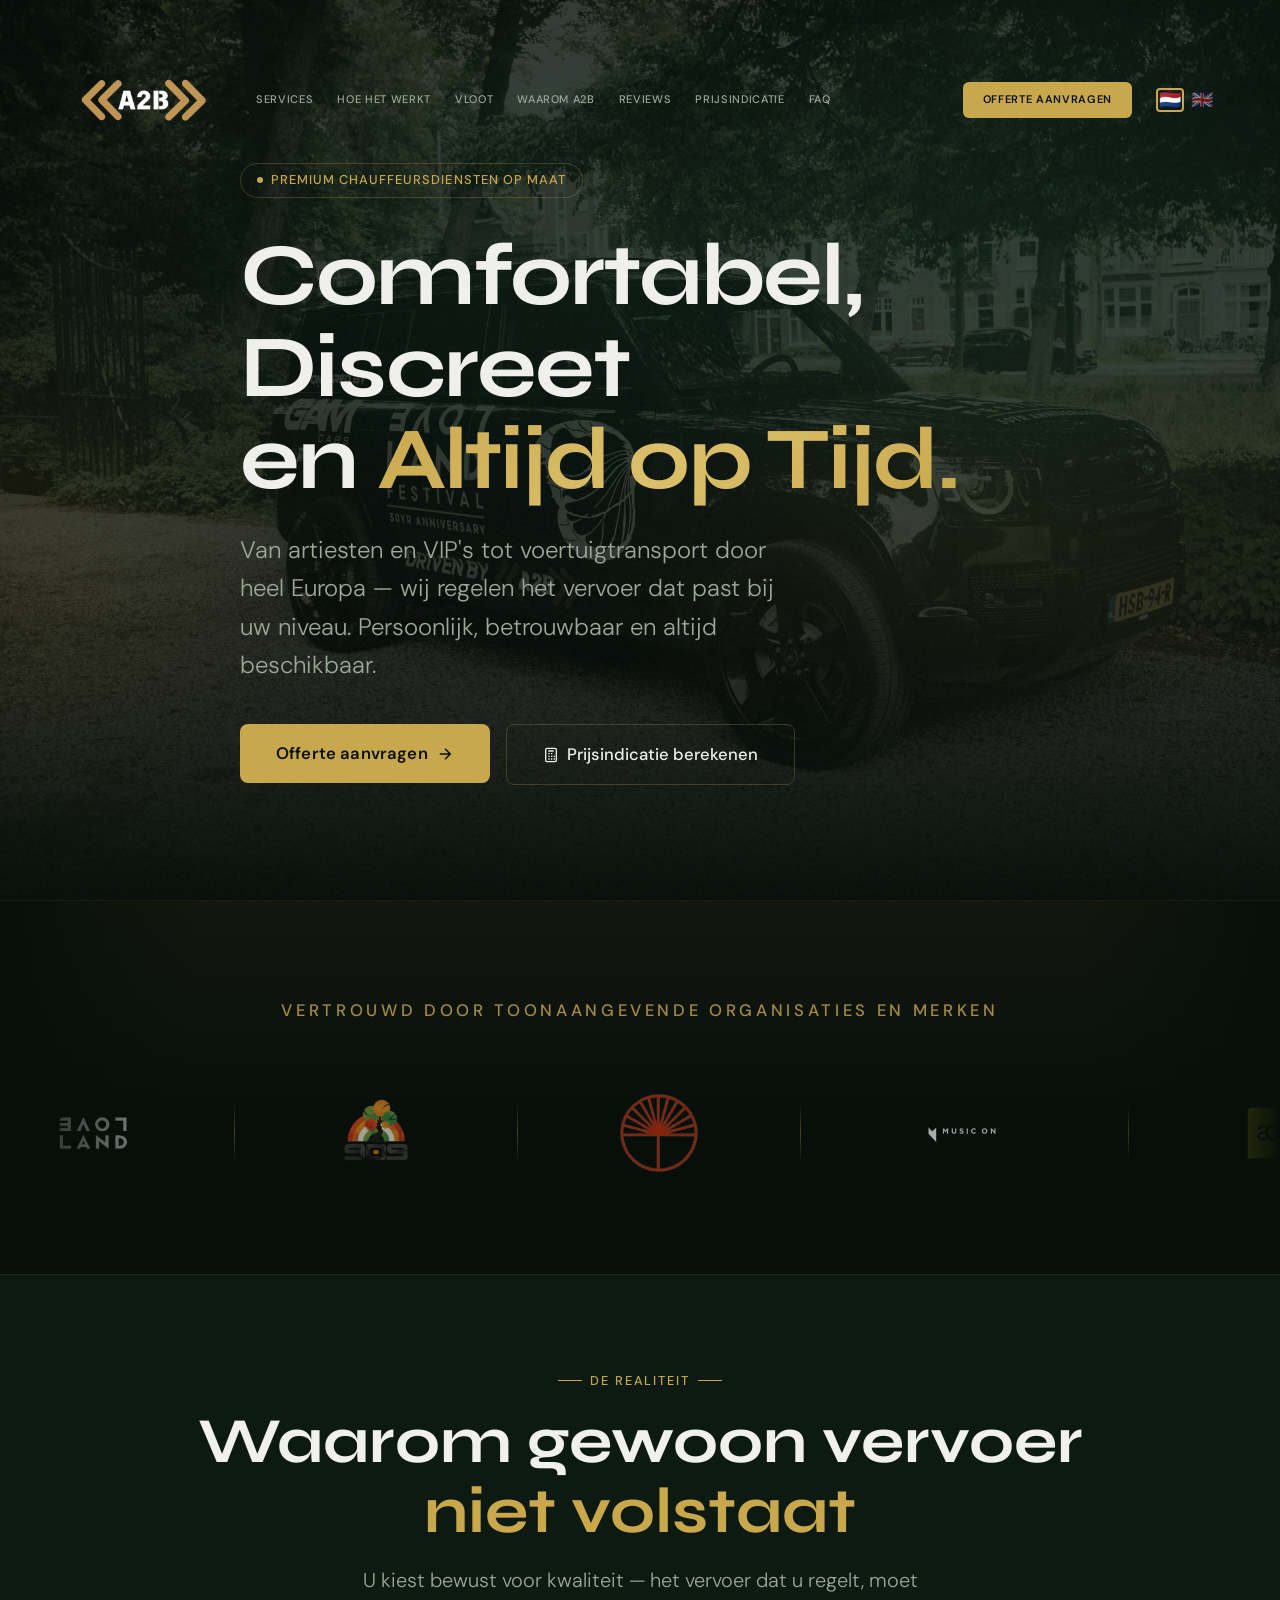
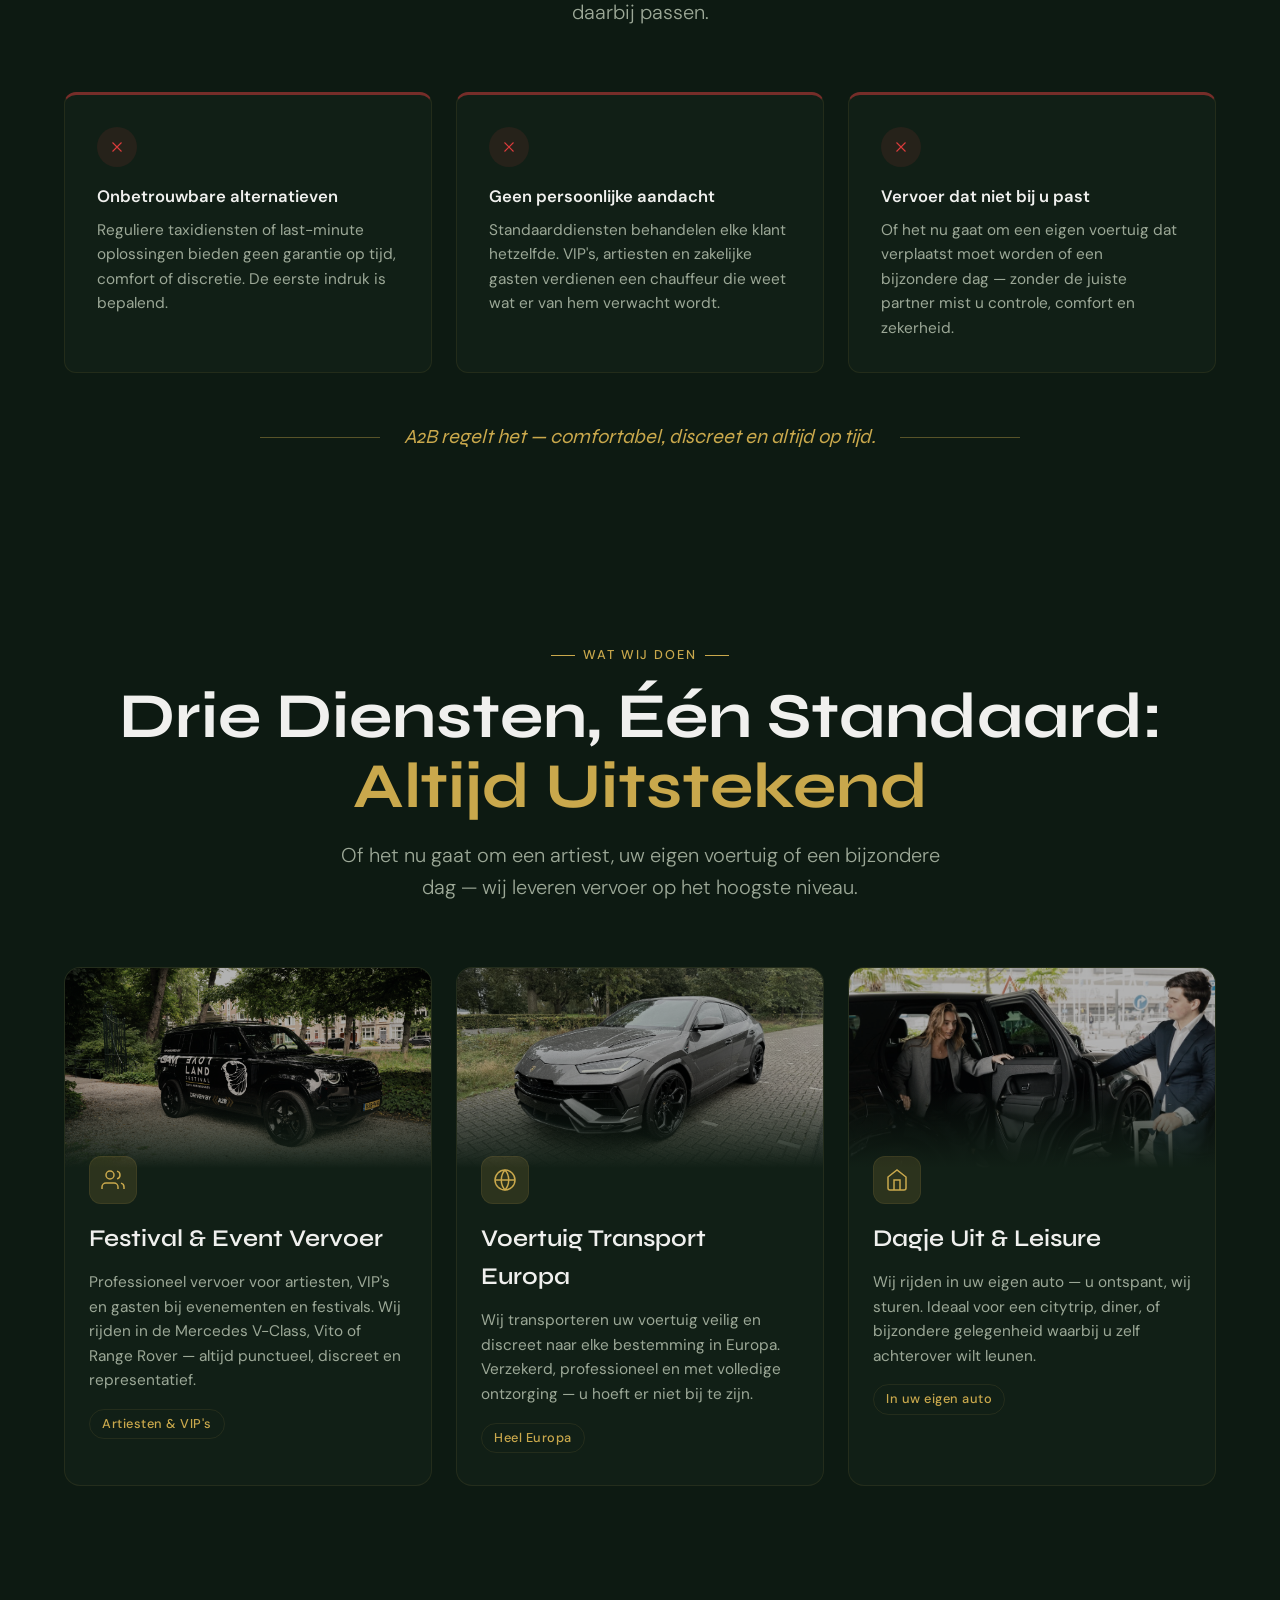
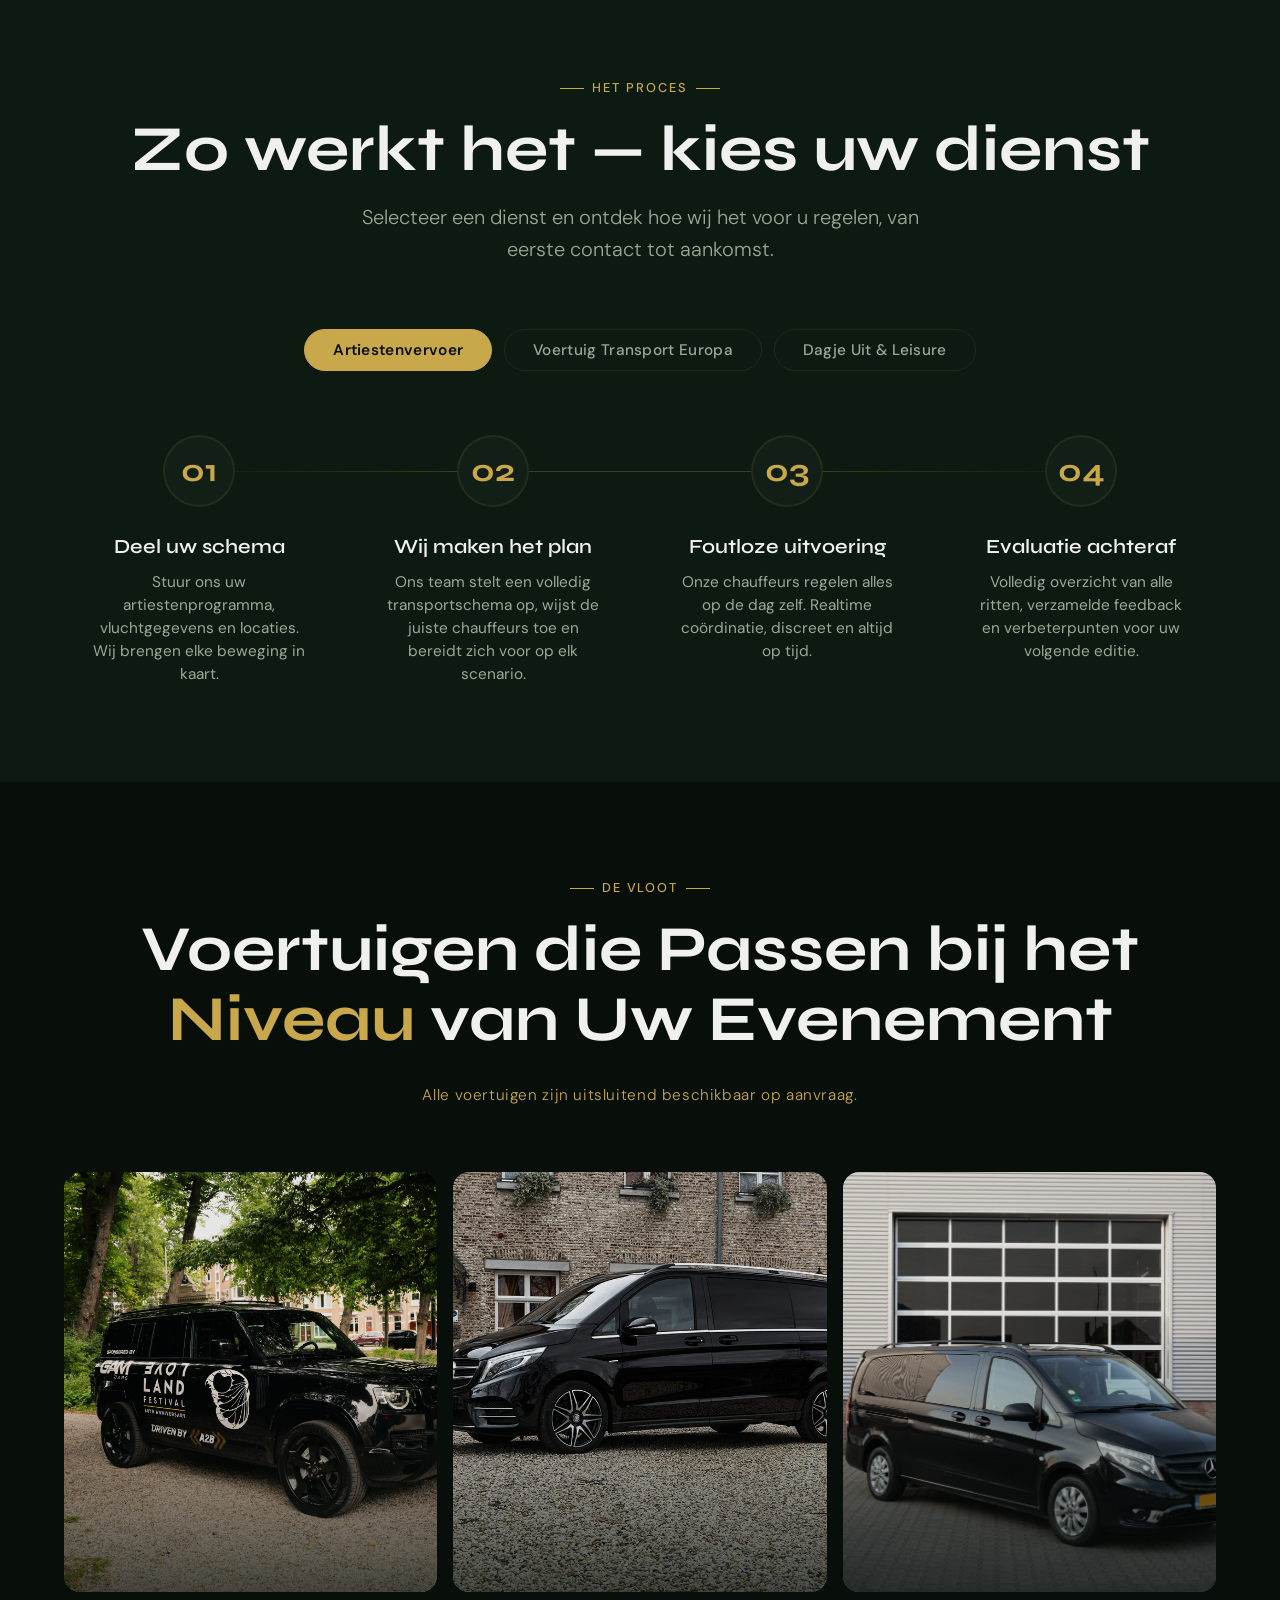
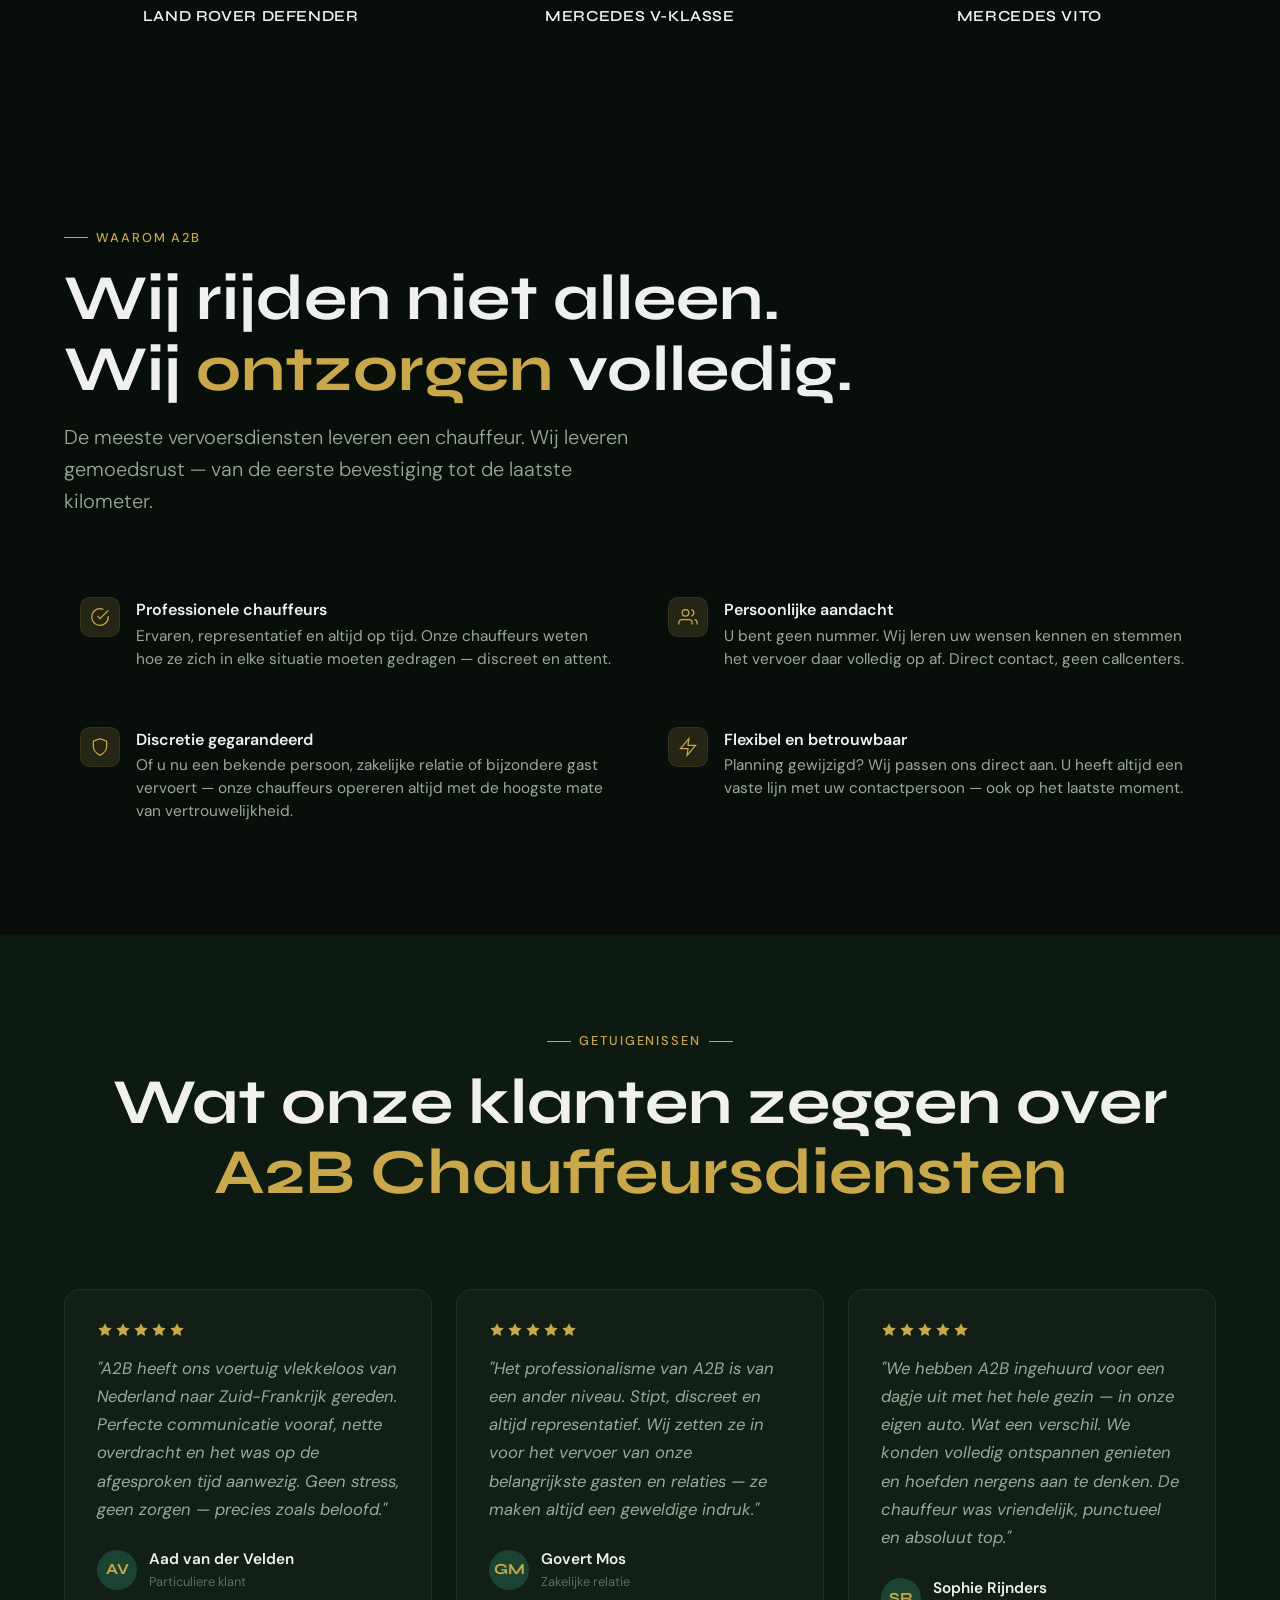
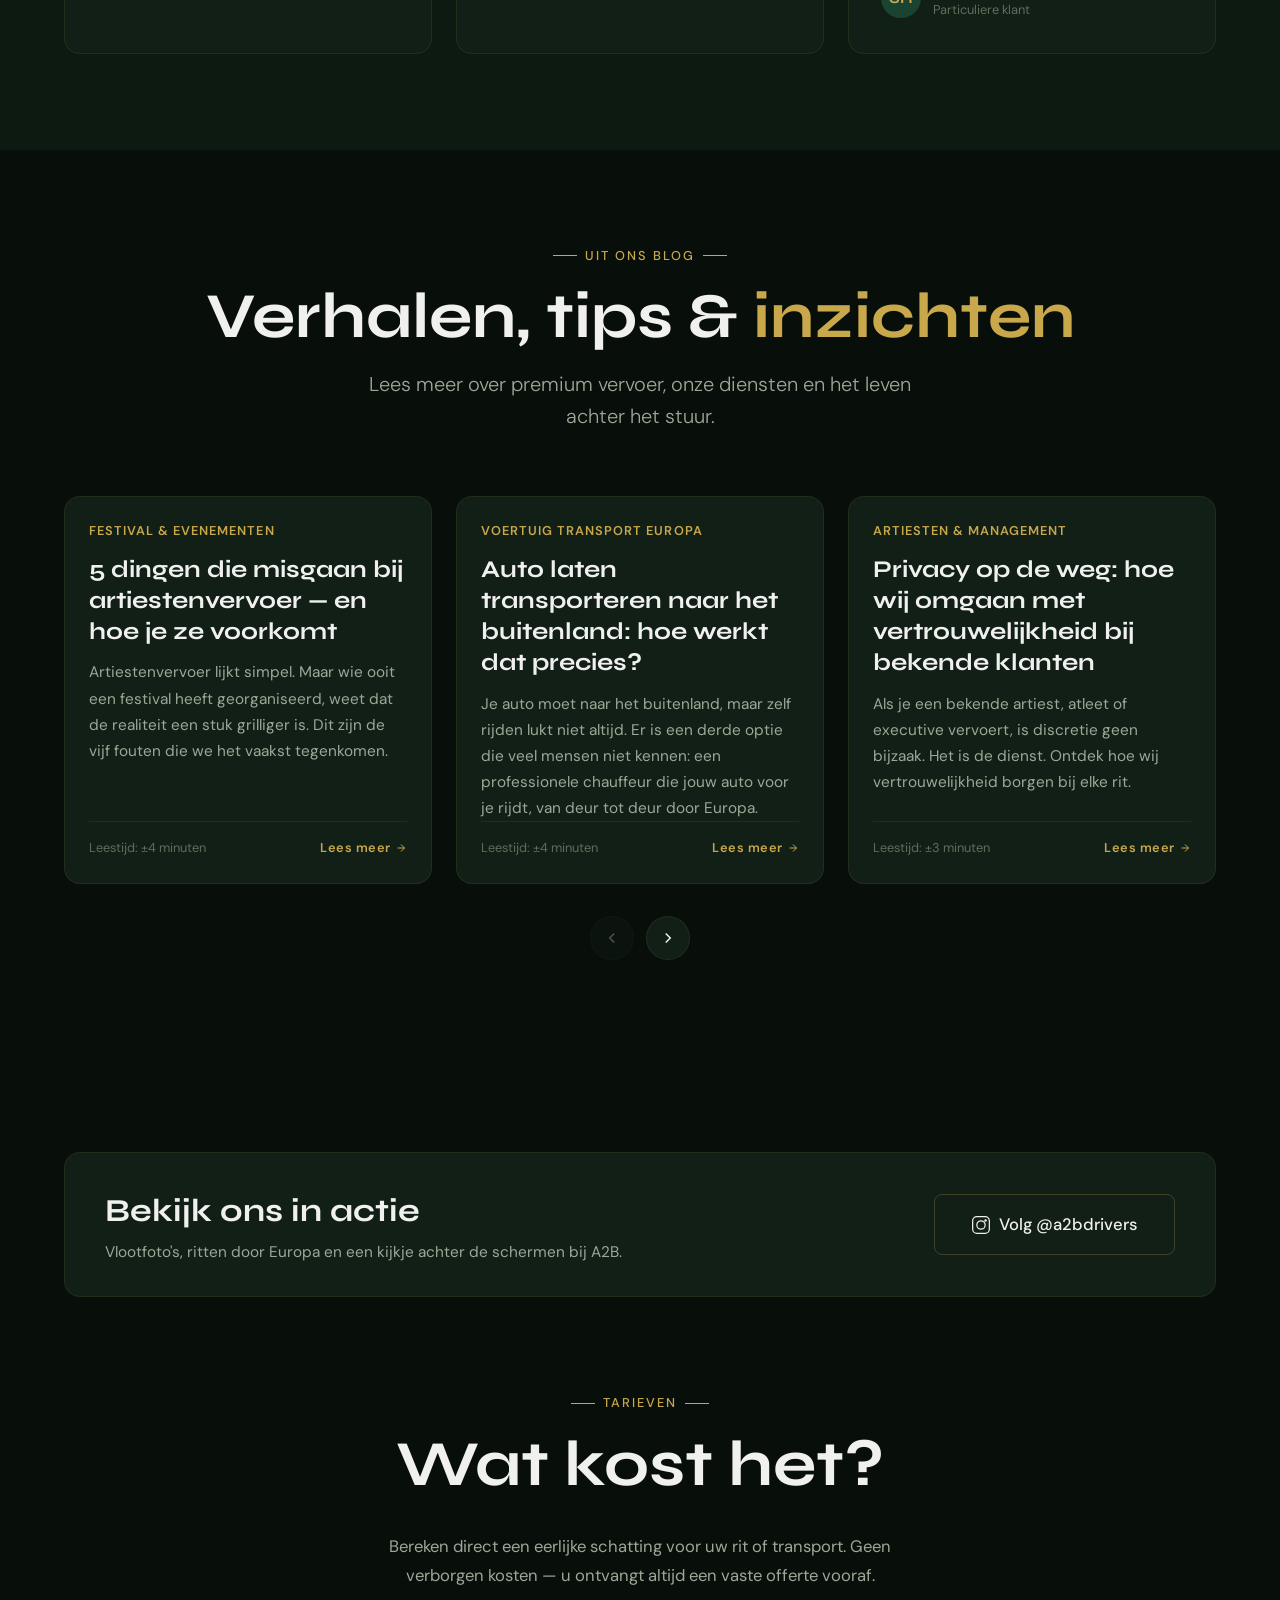
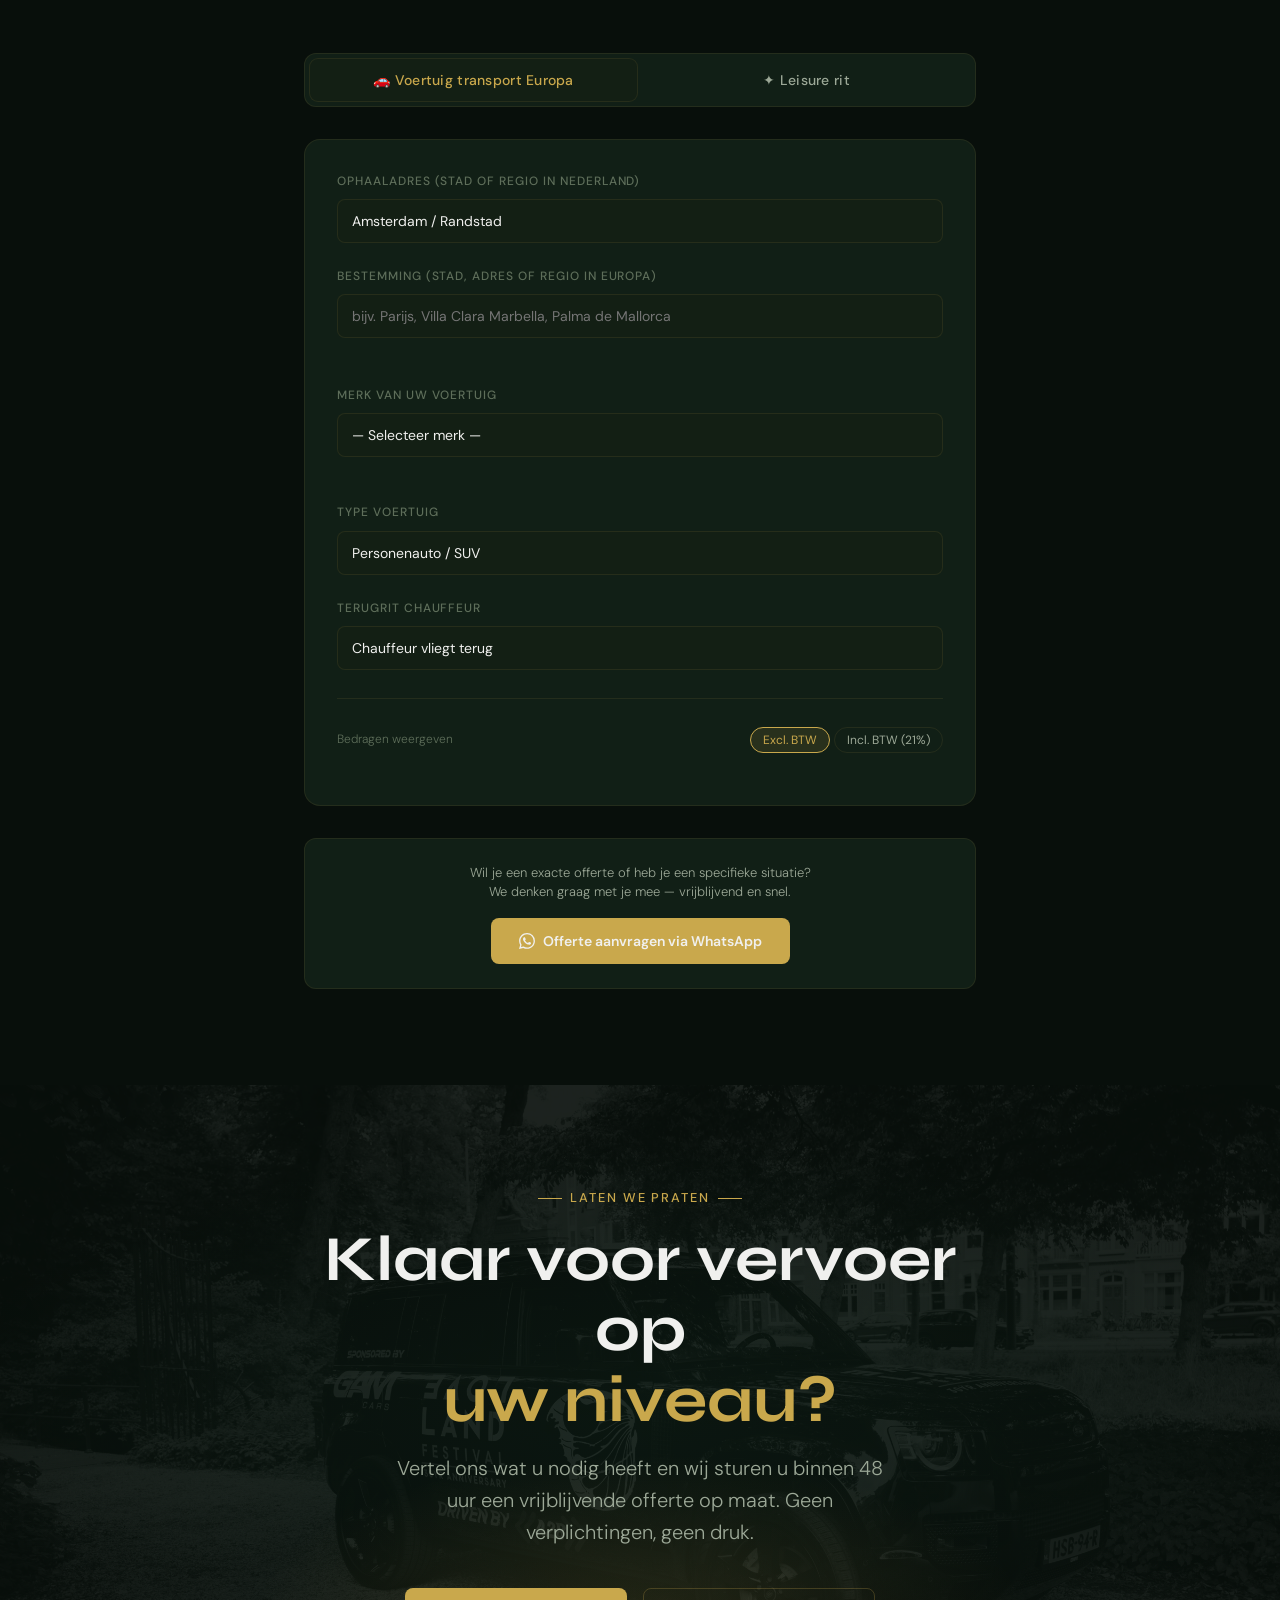
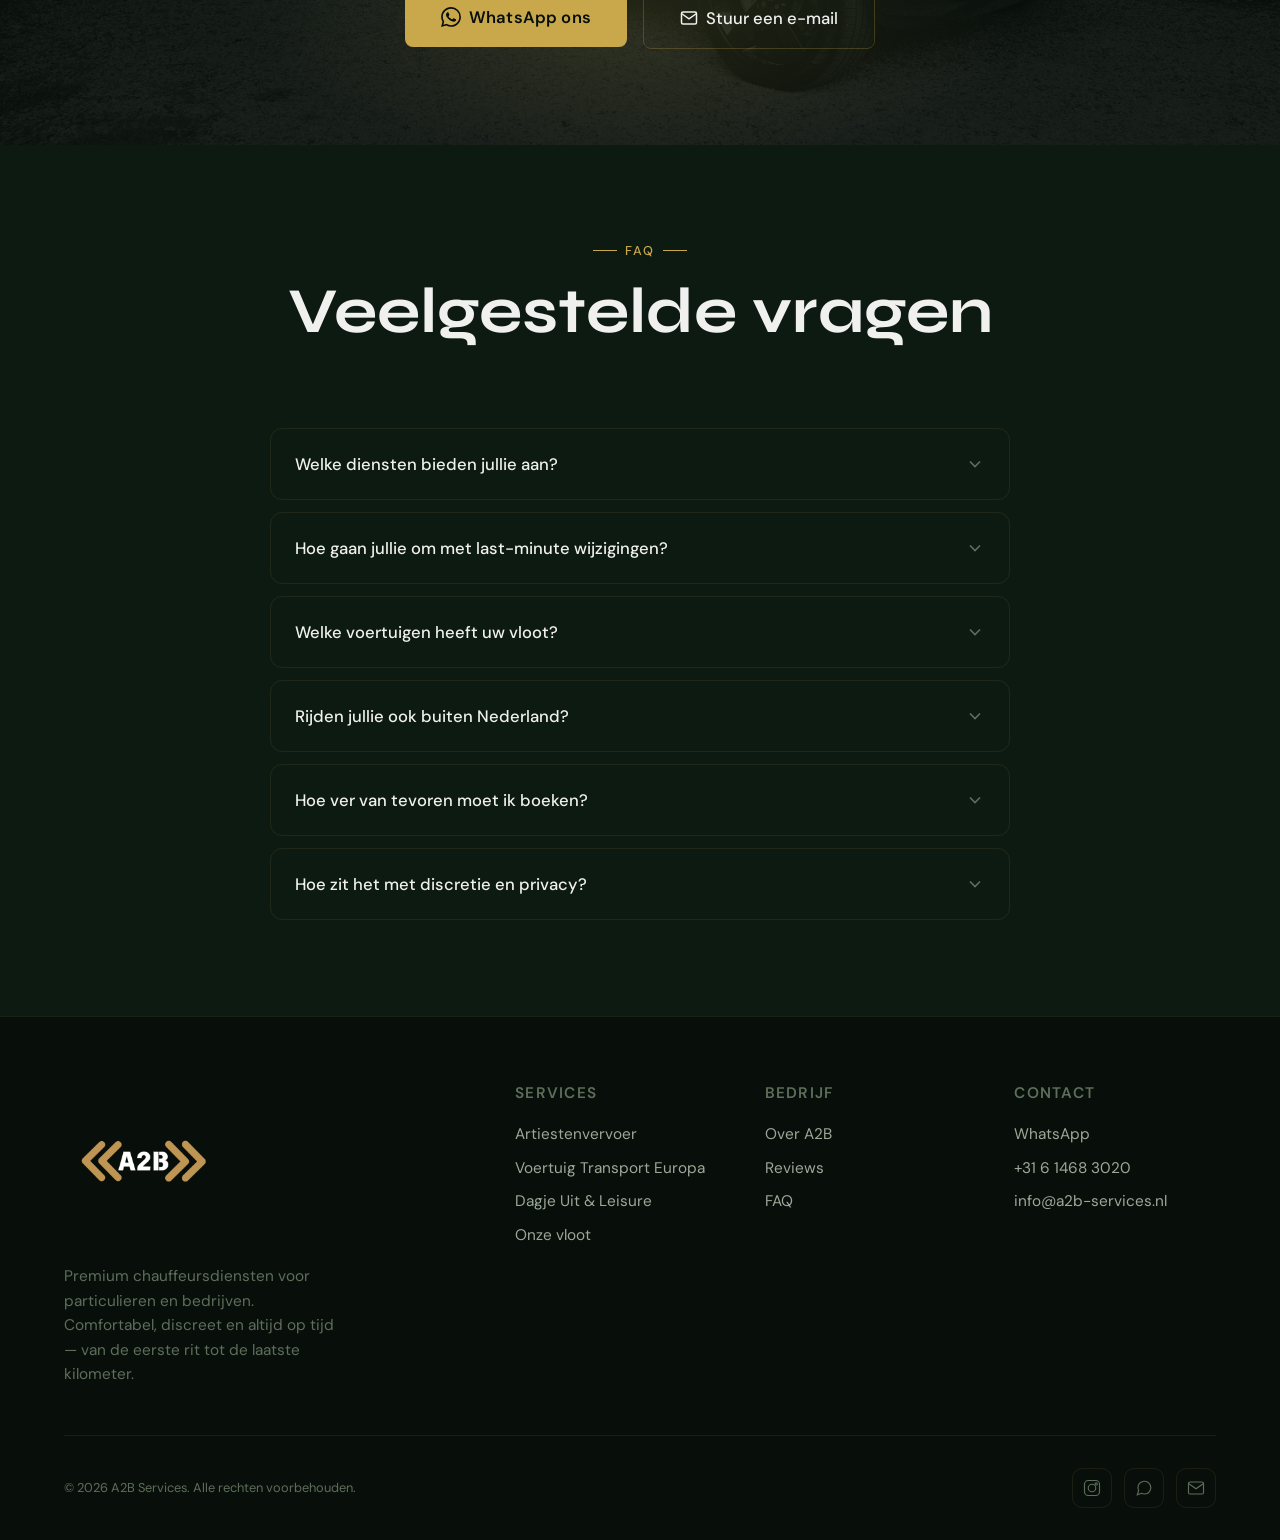
<file: index.html>
<!DOCTYPE html>
<html lang="nl">
<head>
  <meta charset="UTF-8">
  <meta name="viewport" content="width=device-width, initial-scale=1.0">
  <title>A2B Services | Artiestenvervoer & Festivallogistiek</title>
  <meta name="description" content="Premium artiestenvervoer voor Europa's grootste muziekfestivals. End-to-end logistiek zodat organisatoren zich kunnen focussen op het evenement.">
  <meta property="og:title" content="A2B Services | Artiestenvervoer & Festivallogistiek">
  <meta property="og:description" content="Premium artiestenvervoer voor Europa's grootste muziekfestivals.">
  <link rel="icon" type="image/svg+xml" href="data:image/svg+xml,<svg xmlns='http://www.w3.org/2000/svg' viewBox='0 0 100 100'><text y='.9em' font-size='90'>🚘</text></svg>">
  <link href="https://fonts.googleapis.com/css2?family=Syne:wght@400;500;600;700;800&family=DM+Sans:ital,opsz,wght@0,9..40,300;0,9..40,400;0,9..40,500;1,9..40,300&display=swap" rel="stylesheet">
  <style>
    /* ===== RESET & BASE ===== */
    *, *::before, *::after { box-sizing: border-box; margin: 0; padding: 0; }

    :root {
      --bg-primary: #080f0b;
      --bg-secondary: #0d1a12;
      --bg-card: #111f16;
      --bg-card-hover: #162a1d;
      --text-primary: #f0f0ee;
      --text-secondary: #9ca897;
      --text-muted: #5e6e5a;
      --gold: #c9a84c;
      --gold-light: #ddc06a;
      --gold-dark: #a88b3a;
      --gold-glow: rgba(201, 168, 76, 0.15);
      --gold-glow-strong: rgba(201, 168, 76, 0.3);
      --green: #2d6a4f;
      --green-light: #40916c;
      --green-dark: #1b4332;
      --border: rgba(201, 168, 76, 0.1);
      --border-hover: rgba(201, 168, 76, 0.25);
      --font-heading: 'Syne', sans-serif;
      --font-body: 'DM Sans', -apple-system, sans-serif;
      --text-xs: clamp(0.75rem, 1vw, 0.875rem);
      --text-sm: clamp(0.875rem, 1.2vw, 1rem);
      --text-base: clamp(1rem, 1.3vw, 1.125rem);
      --text-lg: clamp(1.125rem, 1.6vw, 1.25rem);
      --text-xl: clamp(1.25rem, 2vw, 1.5rem);
      --text-2xl: clamp(1.5rem, 2.5vw, 2rem);
      --text-3xl: clamp(2rem, 3.5vw, 3rem);
      --text-4xl: clamp(2.5rem, 5vw, 4rem);
      --text-hero: clamp(3rem, 7vw, 5.5rem);
      --space-1: 4px; --space-2: 8px; --space-3: 12px; --space-4: 16px;
      --space-6: 24px; --space-8: 32px; --space-10: 40px; --space-12: 48px;
      --space-16: 64px; --space-20: 80px; --space-24: 96px; --space-32: 128px;
    }

    html { scroll-behavior: smooth; }

    body {
      font-family: var(--font-body);
      background: var(--bg-primary);
      color: var(--text-primary);
      line-height: 1.6;
      overflow-x: hidden;
      -webkit-font-smoothing: antialiased;
    }

    img { max-width: 100%; display: block; }
    a { text-decoration: none; color: inherit; }
    button { cursor: pointer; border: none; background: none; font-family: inherit; }

    .container {
      max-width: 1200px;
      margin: 0 auto;
      padding: 0 var(--space-6);
    }

    /* Noise overlay */
    body::before {
      content: '';
      position: fixed;
      inset: 0;
      z-index: 9999;
      pointer-events: none;
      opacity: 0.03;
      background-image: url("data:image/svg+xml,%3Csvg viewBox='0 0 256 256' xmlns='http://www.w3.org/2000/svg'%3E%3Cfilter id='noise'%3E%3CfeTurbulence type='fractalNoise' baseFrequency='0.9' numOctaves='4' stitchTiles='stitch'/%3E%3C/filter%3E%3Crect width='100%25' height='100%25' filter='url(%23noise)'/%3E%3C/svg%3E");
    }

    /* ===== SCROLL PROGRESS BAR ===== */
    .scroll-progress {
      position: fixed;
      top: 0;
      left: 0;
      height: 3px;
      background: linear-gradient(90deg, var(--green), var(--gold), var(--gold-light));
      z-index: 10001;
      width: 0%;
      transition: width 0.1s linear;
    }

    /* ===== CURSOR GLOW ===== */
    .cursor-glow {
      position: fixed;
      width: 400px;
      height: 400px;
      border-radius: 50%;
      pointer-events: none;
      z-index: 1;
      background: radial-gradient(circle, rgba(201, 168, 76, 0.06) 0%, transparent 70%);
      transform: translate(-50%, -50%);
      transition: opacity 0.3s;
      opacity: 0;
    }
    .cursor-glow.active { opacity: 1; }

    /* ===== NAVIGATION ===== */
    .navbar {
      position: fixed;
      top: 0;
      left: 0;
      right: 0;
      z-index: 1000;
      padding: 20px 0;
      transition: all 0.4s cubic-bezier(0.16, 1, 0.3, 1);
    }
    .navbar.scrolled {
      background: rgba(8, 15, 11, 0.92);
      backdrop-filter: blur(24px);
      -webkit-backdrop-filter: blur(24px);
      padding: 14px 0;
    }
    .navbar-inner {
      display: flex;
      align-items: center;
      justify-content: space-between;
      width: 100%;
    }
    .nav-logo {
      display: inline-flex;
      align-items: center;
    }
    .nav-logo img {
      height: 160px;
      width: auto;
      object-fit: contain;
      transition: all 0.4s cubic-bezier(0.16, 1, 0.3, 1);
    }
    .nav-logo:hover img { opacity: 0.85; }
    .navbar.scrolled .nav-logo img { height: 96px; }
    .footer-logo img {
      height: 64px;
      width: auto;
      object-fit: contain;
    }
    .nav-links {
      display: flex;
      align-items: center;
      justify-content: space-between;
      flex: 1;
      margin-left: var(--space-8);
    }
    .nav-links-center {
      display: flex;
      align-items: center;
      gap: var(--space-6);
    }
    .nav-links-right {
      display: flex;
      align-items: center;
      gap: var(--space-4);
    }
    .nav-link {
      color: var(--text-secondary);
      font-size: 11px;
      font-weight: 500;
      letter-spacing: 0.06em;
      text-transform: uppercase;
      transition: color 0.3s;
      position: relative;
      white-space: nowrap;
    }
    .nav-link::after {
      content: '';
      position: absolute;
      bottom: -4px;
      left: 0;
      width: 0;
      height: 1px;
      background: var(--gold);
      transition: width 0.3s;
    }
    .nav-link:hover { color: var(--text-primary); }
    .nav-link:hover::after { width: 100%; }
    .btn-nav {
      padding: 9px 20px;
      background: var(--gold);
      color: var(--bg-primary);
      border-radius: 6px;
      font-size: 11px;
      font-weight: 600;
      letter-spacing: 0.06em;
      text-transform: uppercase;
      white-space: nowrap;
      transition: all 0.3s;
    }
    .btn-nav:hover {
      background: var(--gold-light);
      transform: translateY(-1px);
      box-shadow: 0 8px 30px var(--gold-glow-strong);
    }
    .lang-switcher {
      display: flex;
      align-items: center;
      gap: 4px;
      margin-left: var(--space-2);
    }
    .lang-btn {
      background: none;
      border: 2px solid transparent;
      border-radius: 4px;
      padding: 1px;
      cursor: pointer;
      font-size: 18px;
      line-height: 1;
      opacity: 0.5;
      transition: opacity 0.2s, border-color 0.2s;
    }
    .lang-btn:hover { opacity: 0.85; }
    .lang-btn.active { opacity: 1; border-color: var(--gold); }
    .nav-hamburger {
      display: none;
      flex-direction: column;
      gap: 6px;
      padding: 4px;
      z-index: 9001;
      position: relative;
    }
    .nav-hamburger span {
      width: 28px;
      height: 2px;
      background: var(--text-primary);
      transition: all 0.3s;
      display: block;
    }
    .nav-hamburger.active span:nth-child(1) { transform: rotate(45deg) translate(6px, 6px); }
    .nav-hamburger.active span:nth-child(2) { opacity: 0; }
    .nav-hamburger.active span:nth-child(3) { transform: rotate(-45deg) translate(6px, -6px); }

    /* Mobile overlay — staat BUITEN <nav>, eigen stapellaag */
    .mobile-menu-overlay { display: none; }
    .mobile-menu-close {
      position: absolute;
      top: 20px;
      right: 20px;
      background: none;
      border: none;
      color: var(--text-primary);
      cursor: pointer;
      padding: 8px;
      line-height: 1;
    }
    .mobile-menu-links {
      display: flex;
      flex-direction: column;
      align-items: center;
      gap: 32px;
    }
    .mobile-menu-links .nav-link { font-size: 1.4rem; font-weight: 500; }

    @media (max-width: 768px) {
      .nav-hamburger { display: flex; }
      /* Desktop nav-links verbergen op mobiel */
      .nav-links { display: none; }

      /* Overlay eigen onafhankelijke laag */
      .mobile-menu-overlay {
        position: fixed;
        inset: 0;
        z-index: 9000;
        display: flex;
        flex-direction: column;
        justify-content: center;
        align-items: center;
        background: rgba(8, 15, 11, 0.98);
        backdrop-filter: blur(30px);
        -webkit-backdrop-filter: blur(30px);
        opacity: 0;
        pointer-events: none;
        transition: opacity 0.35s;
      }
      .mobile-menu-overlay.open {
        opacity: 1;
        pointer-events: all;
      }

      /* Navbar op mobiel compact houden */
      .navbar { padding: 12px 0; }
      .navbar.scrolled { padding: 10px 0; }
      .nav-logo img { height: 48px !important; }
    }

    /* ===== HERO ===== */
    .hero {
      min-height: 100vh;
      display: flex;
      align-items: center;
      position: relative;
      overflow: hidden;
      padding: var(--space-32) 0 var(--space-20);
    }
    .hero-bg {
      position: absolute;
      inset: 0;
      z-index: 0;
    }
    /* Hero car background image — real A2B Defender */
    .hero-bg-image {
      position: absolute;
      inset: 0;
      background: url('Content/a2b-hero-web.jpg') center center / cover no-repeat;
      opacity: 0.25;
      filter: saturate(0.4) brightness(0.7);
    }
    .hero-bg::before {
      content: '';
      position: absolute;
      inset: 0;
      background: radial-gradient(ellipse 80% 60% at 50% 30%, rgba(45, 106, 79, 0.15) 0%, transparent 70%),
                  radial-gradient(ellipse 60% 50% at 80% 60%, rgba(201, 168, 76, 0.08) 0%, transparent 60%);
      z-index: 1;
    }
    .hero-bg::after {
      content: '';
      position: absolute;
      bottom: 0;
      left: 0;
      right: 0;
      height: 300px;
      background: linear-gradient(to top, var(--bg-primary), transparent);
      z-index: 1;
    }
    .hero-orb {
      position: absolute;
      width: 600px;
      height: 600px;
      border-radius: 50%;
      filter: blur(120px);
      opacity: 0.12;
      animation: orbFloat 20s ease-in-out infinite;
      z-index: 1;
    }
    .hero-orb-1 { background: var(--green); top: -10%; right: -10%; }
    .hero-orb-2 { background: var(--gold); bottom: 10%; left: -15%; animation-delay: -10s; width: 400px; height: 400px; }
    @keyframes orbFloat {
      0%, 100% { transform: translate(0, 0); }
      33% { transform: translate(30px, -20px); }
      66% { transform: translate(-20px, 30px); }
    }

    .hero-content {
      position: relative;
      z-index: 2;
      max-width: 800px;
    }
    .hero-badge {
      display: inline-flex;
      align-items: center;
      gap: var(--space-2);
      padding: 6px 16px;
      border: 1px solid var(--border-hover);
      border-radius: 100px;
      font-size: var(--text-xs);
      font-weight: 500;
      color: var(--gold);
      letter-spacing: 0.08em;
      text-transform: uppercase;
      margin-bottom: var(--space-8);
    }
    .hero-badge-dot {
      width: 6px;
      height: 6px;
      border-radius: 50%;
      background: var(--gold);
      animation: pulse 2s ease-in-out infinite;
    }
    @keyframes pulse {
      0%, 100% { opacity: 1; }
      50% { opacity: 0.3; }
    }
    .hero h1 {
      font-family: var(--font-heading);
      font-size: var(--text-hero);
      font-weight: 700;
      line-height: 1.05;
      letter-spacing: -0.02em;
      margin-bottom: var(--space-6);
    }
    .hero h1 .gold {
      background: linear-gradient(135deg, var(--gold), var(--gold-light), var(--gold));
      -webkit-background-clip: text;
      -webkit-text-fill-color: transparent;
      background-clip: text;
    }
    .hero-sub {
      font-size: var(--text-xl);
      color: var(--text-secondary);
      max-width: 560px;
      line-height: 1.6;
      margin-bottom: var(--space-10);
      font-weight: 300;
    }
    .hero-ctas {
      display: flex;
      gap: var(--space-4);
      flex-wrap: wrap;
    }
    /* Magnetic button wrapper */
    .magnetic-wrap {
      display: inline-block;
      position: relative;
    }
    .btn-primary {
      display: inline-flex;
      align-items: center;
      gap: var(--space-2);
      padding: 16px 36px;
      background: var(--gold);
      color: var(--bg-primary);
      font-size: var(--text-base);
      font-weight: 600;
      border-radius: 8px;
      transition: all 0.3s cubic-bezier(0.16, 1, 0.3, 1);
      letter-spacing: 0.01em;
      position: relative;
      overflow: hidden;
    }
    .btn-primary::before {
      content: '';
      position: absolute;
      inset: 0;
      background: linear-gradient(135deg, transparent 40%, rgba(255,255,255,0.2) 50%, transparent 60%);
      transform: translateX(-100%);
      transition: transform 0.6s;
    }
    .btn-primary:hover::before { transform: translateX(100%); }
    .btn-primary:hover {
      background: var(--gold-light);
      transform: translateY(-2px);
      box-shadow: 0 12px 40px var(--gold-glow-strong);
    }
    .btn-primary:active { transform: translateY(0); }
    .btn-secondary {
      display: inline-flex;
      align-items: center;
      gap: var(--space-2);
      padding: 16px 36px;
      background: transparent;
      color: var(--text-primary);
      font-size: var(--text-base);
      font-weight: 500;
      border-radius: 8px;
      border: 1px solid var(--border-hover);
      transition: all 0.3s;
    }
    .btn-secondary:hover {
      border-color: var(--gold);
      color: var(--gold);
      background: var(--gold-glow);
    }

    .hero-proof {
      margin-top: var(--space-16);
      display: flex;
      gap: var(--space-12);
      flex-wrap: wrap;
    }
    .hero-stat { display: flex; flex-direction: column; }
    .hero-stat-number {
      font-family: var(--font-heading);
      font-size: var(--text-3xl);
      font-weight: 700;
      color: var(--gold);
      line-height: 1;
    }
    .hero-stat-label {
      font-size: var(--text-sm);
      color: var(--text-muted);
      margin-top: var(--space-1);
    }

    /* ===== TRUSTED BY / MARQUEE ===== */
    .trusted {
      padding: var(--space-24) 0;
      border-top: 1px solid var(--border);
      border-bottom: 1px solid var(--border);
      overflow: hidden;
      background: linear-gradient(180deg, rgba(201,168,76,0.05) 0%, transparent 60%);
      position: relative;
    }
    .trusted-label {
      text-align: center;
      font-size: var(--text-base);
      text-transform: uppercase;
      letter-spacing: 0.22em;
      color: var(--gold);
      opacity: 0.8;
      margin-bottom: var(--space-16);
      font-weight: 500;
    }
    /* Fade edges */
    .trusted::before,
    .trusted::after {
      content: '';
      position: absolute;
      top: 0;
      bottom: 0;
      width: 200px;
      z-index: 2;
      pointer-events: none;
    }
    .trusted::before {
      left: 0;
      background: linear-gradient(to right, var(--bg-primary), transparent);
    }
    .trusted::after {
      right: 0;
      background: linear-gradient(to left, var(--bg-primary), transparent);
    }
    .marquee {
      display: flex;
      width: max-content;
      animation: marquee 20s linear infinite;
    }
    .marquee:hover { animation-play-state: paused; }
    .marquee-group {
      display: flex;
      align-items: center;
      gap: var(--space-24);
      padding: 0 var(--space-12);
    }
    .marquee-item {
      display: flex;
      align-items: center;
      flex-shrink: 0;
      opacity: 0.65;
      transition: opacity 0.4s, transform 0.4s;
    }
    .marquee-item:hover { opacity: 1; transform: scale(1.08); }
    .marquee-item img {
      height: 90px;
      width: auto;
      max-width: 200px;
      object-fit: contain;
      display: block;
      transition: filter 0.4s;
    }
    /* Only dark logos get inverted to white */
    .marquee-item img.logo-dark {
      filter: brightness(0) invert(1);
    }
    .marquee-item:hover img.logo-dark {
      filter: brightness(0) invert(1) opacity(1);
    }
    .marquee-divider {
      width: 1px;
      height: 56px;
      background: linear-gradient(to bottom, transparent, rgba(201,168,76,0.35), transparent);
      flex-shrink: 0;
    }
    @keyframes marquee {
      0% { transform: translateX(0); }
      100% { transform: translateX(-50%); }
    }

    /* ===== SECTION SHARED ===== */
    .section { padding: var(--space-24) 0; }
    .section-label {
      display: inline-flex;
      align-items: center;
      gap: var(--space-2);
      font-size: var(--text-xs);
      text-transform: uppercase;
      letter-spacing: 0.15em;
      color: var(--gold);
      font-weight: 500;
      margin-bottom: var(--space-4);
    }
    .section-label-line { width: 24px; height: 1px; background: var(--gold); }
    .section-title {
      font-family: var(--font-heading);
      font-size: var(--text-4xl);
      font-weight: 700;
      line-height: 1.1;
      margin-bottom: var(--space-4);
    }
    .section-subtitle {
      font-size: var(--text-lg);
      color: var(--text-secondary);
      max-width: 600px;
      line-height: 1.6;
      font-weight: 300;
    }
    .section-header { margin-bottom: var(--space-16); }
    .section-header-center {
      text-align: center;
      display: flex;
      flex-direction: column;
      align-items: center;
    }

    /* ===== PROBLEM SECTION ===== */
    .problem {
      background: var(--bg-secondary);
      position: relative;
    }
    .problem-cards {
      display: grid;
      grid-template-columns: repeat(3, 1fr);
      gap: var(--space-6);
      margin-top: var(--space-12);
    }
    .problem-card {
      background: var(--bg-card);
      border: 1px solid var(--border);
      border-top: 3px solid rgba(220, 60, 60, 0.5);
      border-radius: 12px;
      padding: var(--space-8);
      transition: transform 0.3s, border-color 0.3s;
    }
    .problem-card:hover {
      transform: translateY(-4px);
      border-top-color: #dc3c3c;
    }
    .problem-card-icon {
      width: 40px;
      height: 40px;
      border-radius: 50%;
      background: rgba(220, 60, 60, 0.1);
      display: flex;
      align-items: center;
      justify-content: center;
      margin-bottom: var(--space-4);
    }
    .problem-card-icon svg { width: 18px; height: 18px; stroke: #dc3c3c; }
    .problem-card h4 { font-weight: 600; margin-bottom: var(--space-2); font-size: var(--text-base); }
    .problem-card p { color: var(--text-secondary); font-size: var(--text-sm); line-height: 1.6; }
    .problem-solution {
      display: flex;
      align-items: center;
      gap: var(--space-6);
      margin-top: var(--space-12);
      justify-content: center;
    }
    .problem-solution-line {
      flex: 1;
      max-width: 120px;
      height: 1px;
      background: var(--gold);
      opacity: 0.4;
    }
    .problem-solution-text {
      font-family: var(--font-heading);
      font-size: var(--text-lg);
      font-style: italic;
      color: var(--gold);
      text-align: center;
    }
    @media (max-width: 768px) {
      .problem-cards { grid-template-columns: 1fr; }
      .problem-solution-line { max-width: 40px; }
    }

    /* ===== FLEET SHOWCASE (NEW) ===== */
    .fleet {
      padding: var(--space-24) 0;
      overflow: hidden;
    }
    .fleet-grid {
      display: grid;
      grid-template-columns: repeat(3, 1fr);
      gap: var(--space-4);
    }
    .fleet-col {
      display: flex;
      flex-direction: column;
    }
    .fleet-item {
      position: relative;
      border-radius: 16px;
      overflow: hidden;
      cursor: pointer;
      height: 420px;
    }
    .fleet-item img {
      width: 100%;
      height: 100%;
      object-fit: cover;
      object-position: center center;
      display: block;
      transition: transform 0.6s cubic-bezier(0.16, 1, 0.3, 1), filter 0.6s;
      filter: saturate(0.85) brightness(0.9);
    }
    .fleet-item:hover img {
      transform: scale(1.04);
      filter: saturate(1) brightness(1);
    }
    .fleet-item::after {
      content: '';
      position: absolute;
      inset: 0;
      background: linear-gradient(to top, rgba(8, 15, 11, 0.7) 0%, transparent 50%);
      pointer-events: none;
    }
    .fleet-item-label {
      text-align: center;
      margin-top: var(--space-3);
      font-family: var(--font-heading);
      font-size: var(--text-sm);
      font-weight: 600;
      color: var(--text-primary);
      letter-spacing: 0.04em;
      text-transform: uppercase;
    }
    .fleet-item-label span {
      display: block;
      font-family: var(--font-body);
      font-size: var(--text-xs);
      font-weight: 400;
      color: var(--text-muted);
      text-transform: none;
      letter-spacing: 0;
      margin-top: 2px;
    }
    .fleet-item:first-child {
      grid-row: auto;
    }
    .fleet-item .fleet-gold-border {
      position: absolute;
      inset: 0;
      border: 2px solid transparent;
      border-radius: 16px;
      transition: border-color 0.4s;
      pointer-events: none;
      z-index: 3;
    }
    .fleet-item:hover .fleet-gold-border {
      border-color: var(--gold);
      box-shadow: inset 0 0 30px var(--gold-glow);
    }

    @media (max-width: 768px) {
      .fleet-grid {
        grid-template-columns: 1fr;
        grid-template-rows: repeat(3, 280px);
      }
    }

    /* ===== SERVICES ===== */
    .services-grid {
      display: grid;
      grid-template-columns: repeat(3, 1fr);
      gap: var(--space-6);
    }
    .service-card {
      background: var(--bg-card);
      border: 1px solid var(--border);
      border-radius: 16px;
      overflow: hidden;
      transition: all 0.4s cubic-bezier(0.16, 1, 0.3, 1);
      position: relative;
    }
    .service-card::before {
      content: '';
      position: absolute;
      top: 0;
      left: 0;
      right: 0;
      height: 2px;
      background: linear-gradient(90deg, transparent, var(--gold), transparent);
      opacity: 0;
      transition: opacity 0.4s;
      z-index: 2;
    }
    .service-card:hover {
      border-color: var(--border-hover);
      transform: translateY(-6px);
      box-shadow: 0 20px 60px rgba(0, 0, 0, 0.4);
    }
    .service-card:hover::before { opacity: 1; }
    .service-card-image {
      width: 100%;
      height: 200px;
      overflow: hidden;
      position: relative;
    }
    .service-card-image img {
      width: 100%;
      height: 100%;
      object-fit: cover;
      transition: transform 0.6s cubic-bezier(0.16, 1, 0.3, 1);
      filter: saturate(0.6) brightness(0.7);
    }
    .service-card:hover .service-card-image img {
      transform: scale(1.1);
      filter: saturate(0.8) brightness(0.8);
    }
    .service-card-image::after {
      content: '';
      position: absolute;
      bottom: 0;
      left: 0;
      right: 0;
      height: 80px;
      background: linear-gradient(to top, var(--bg-card), transparent);
    }
    .service-card-body {
      padding: var(--space-6) var(--space-6) var(--space-8);
    }
    .service-icon {
      width: 48px;
      height: 48px;
      border-radius: 12px;
      background: var(--gold-glow);
      border: 1px solid var(--border);
      display: flex;
      align-items: center;
      justify-content: center;
      margin-bottom: var(--space-4);
      margin-top: -36px;
      position: relative;
      z-index: 1;
    }
    .service-icon svg {
      width: 24px;
      height: 24px;
      stroke: var(--gold);
      fill: none;
      stroke-width: 1.5;
    }
    .service-card h3 {
      font-family: var(--font-heading);
      font-size: var(--text-xl);
      font-weight: 600;
      margin-bottom: var(--space-3);
    }
    .service-card p {
      color: var(--text-secondary);
      font-size: var(--text-sm);
      line-height: 1.6;
    }
    .service-tag {
      display: inline-block;
      margin-top: var(--space-4);
      padding: 4px 12px;
      border-radius: 100px;
      font-size: var(--text-xs);
      font-weight: 500;
      color: var(--gold);
      border: 1px solid var(--border);
      letter-spacing: 0.04em;
    }
    @media (max-width: 900px) {
      .services-grid { grid-template-columns: 1fr; }
    }

    /* ===== HOW IT WORKS ===== */
    .how { background: var(--bg-secondary); }

    /* Dienst-selector tabs */
    .how-selector {
      display: flex;
      gap: var(--space-3);
      margin-bottom: var(--space-16);
      flex-wrap: wrap;
      justify-content: center;
    }
    .how-tab {
      padding: 10px 28px;
      border-radius: 100px;
      border: 1px solid var(--border);
      background: transparent;
      color: var(--text-secondary);
      font-family: var(--font-body);
      font-size: var(--text-sm);
      font-weight: 500;
      cursor: pointer;
      transition: all 0.3s cubic-bezier(0.16, 1, 0.3, 1);
      letter-spacing: 0.02em;
    }
    .how-tab:hover {
      border-color: var(--border-hover);
      color: var(--text-primary);
    }
    .how-tab.active {
      background: var(--gold);
      border-color: var(--gold);
      color: var(--bg-primary);
      font-weight: 600;
    }

    /* Stap-panelen */
    .how-panel { display: none; }
    .how-panel.active { display: block; }

    .how-steps {
      display: grid;
      grid-template-columns: repeat(4, 1fr);
      gap: var(--space-6);
      position: relative;
    }
    .how-steps::before {
      content: '';
      position: absolute;
      top: 36px;
      left: 10%;
      right: 10%;
      height: 1px;
      background: linear-gradient(90deg, transparent, var(--border-hover), var(--border-hover), transparent);
    }
    .how-step {
      text-align: center;
      position: relative;
      cursor: default;
    }
    .how-number {
      width: 72px;
      height: 72px;
      border-radius: 50%;
      background: var(--bg-card);
      border: 2px solid var(--border);
      display: flex;
      align-items: center;
      justify-content: center;
      margin: 0 auto var(--space-6);
      font-family: var(--font-heading);
      font-size: var(--text-2xl);
      font-weight: 700;
      color: var(--gold);
      position: relative;
      z-index: 1;
      transition: all 0.4s cubic-bezier(0.16, 1, 0.3, 1);
    }
    .how-step:hover .how-number {
      border-color: var(--gold);
      box-shadow: 0 0 40px var(--gold-glow-strong);
      transform: scale(1.1);
    }
    .how-step h3 {
      font-family: var(--font-heading);
      font-size: var(--text-lg);
      font-weight: 600;
      margin-bottom: var(--space-2);
    }
    .how-step p {
      color: var(--text-secondary);
      font-size: var(--text-sm);
      line-height: 1.5;
      max-width: 220px;
      margin: 0 auto;
    }
    @media (max-width: 900px) {
      .how-steps { grid-template-columns: 1fr 1fr; gap: var(--space-10); }
      .how-steps::before { display: none; }
    }
    @media (max-width: 500px) {
      .how-steps { grid-template-columns: 1fr; }
    }

    /* ===== PARALLAX IMAGE BREAK ===== */
    .parallax-break {
      height: 50vh;
      min-height: 350px;
      position: relative;
      overflow: hidden;
      display: flex;
      align-items: center;
      justify-content: center;
    }
    .parallax-break-img {
      position: absolute;
      inset: -20%;
      background-size: cover;
      background-position: center;
      background-attachment: fixed;
      filter: saturate(0.5) brightness(0.5);
    }
    @media (max-width: 768px) {
      .parallax-break-img { background-attachment: scroll; }
    }
    .parallax-break-overlay {
      position: absolute;
      inset: 0;
      background: linear-gradient(to bottom, var(--bg-primary), rgba(8,15,11,0.3), var(--bg-primary));
    }
    .parallax-break-content {
      position: relative;
      z-index: 2;
      text-align: center;
      max-width: 700px;
      padding: 0 var(--space-6);
    }
    .parallax-break-content h2 {
      font-family: var(--font-heading);
      font-size: var(--text-3xl);
      font-weight: 700;
      margin-bottom: var(--space-3);
    }
    .parallax-break-content p {
      color: var(--text-secondary);
      font-size: var(--text-lg);
      font-weight: 300;
    }

    /* ===== STATS ===== */
    .stats {
      padding: var(--space-20) 0;
      border-top: 1px solid var(--border);
      border-bottom: 1px solid var(--border);
    }
    .stats-grid {
      display: grid;
      grid-template-columns: repeat(4, 1fr);
      gap: var(--space-8);
      text-align: center;
    }
    .stat-item {
      padding: var(--space-6);
      transition: transform 0.3s;
    }
    .stat-item:hover { transform: translateY(-4px); }
    .stat-number {
      font-family: var(--font-heading);
      font-size: var(--text-4xl);
      font-weight: 800;
      background: linear-gradient(135deg, var(--gold), var(--gold-light));
      -webkit-background-clip: text;
      -webkit-text-fill-color: transparent;
      background-clip: text;
      line-height: 1.1;
    }
    .stat-label {
      font-size: var(--text-sm);
      color: var(--text-muted);
      margin-top: var(--space-2);
      line-height: 1.4;
    }
    @media (max-width: 768px) {
      .stats-grid { grid-template-columns: 1fr 1fr; }
    }

    /* ===== WHY A2B ===== */
    .why-grid {
      display: grid;
      grid-template-columns: 1fr;
      gap: var(--space-16);
    }
    .why-features {
      display: grid;
      grid-template-columns: 1fr 1fr;
      gap: var(--space-6);
    }
    @media (max-width: 600px) {
      .why-features { grid-template-columns: 1fr; }
    }
    .why-feature {
      display: flex;
      gap: var(--space-4);
      align-items: flex-start;
      padding: var(--space-4);
      border-radius: 12px;
      transition: all 0.3s;
      cursor: default;
    }
    .why-feature:hover {
      background: var(--gold-glow);
      transform: translateX(8px);
    }
    .why-feature-icon {
      flex-shrink: 0;
      width: 40px;
      height: 40px;
      border-radius: 10px;
      background: var(--gold-glow);
      border: 1px solid var(--border);
      display: flex;
      align-items: center;
      justify-content: center;
      transition: all 0.3s;
    }
    .why-feature:hover .why-feature-icon {
      background: var(--gold);
      border-color: var(--gold);
    }
    .why-feature:hover .why-feature-icon svg {
      stroke: var(--bg-primary);
    }
    .why-feature-icon svg {
      width: 20px;
      height: 20px;
      stroke: var(--gold);
      fill: none;
      stroke-width: 1.5;
      transition: stroke 0.3s;
    }
    .why-feature h4 { font-weight: 600; margin-bottom: 2px; }
    .why-feature p { color: var(--text-secondary); font-size: var(--text-sm); line-height: 1.5; }

    /* Why visual — car image card */
    .why-visual {
      position: relative;
      border-radius: 20px;
      overflow: hidden;
      aspect-ratio: 4/5;
    }
    .why-visual img {
      width: 100%;
      height: 100%;
      object-fit: cover;
      filter: saturate(0.6) brightness(0.7);
      transition: all 0.6s cubic-bezier(0.16, 1, 0.3, 1);
    }
    .why-visual:hover img {
      filter: saturate(0.9) brightness(0.8);
      transform: scale(1.05);
    }
    .why-visual::after {
      content: '';
      position: absolute;
      inset: 0;
      background: linear-gradient(to top, rgba(8,15,11,0.8) 0%, transparent 40%, rgba(8,15,11,0.2) 100%);
    }
    .why-visual-overlay {
      position: absolute;
      bottom: 0;
      left: 0;
      right: 0;
      padding: var(--space-8);
      z-index: 2;
    }
    .why-visual-overlay h3 {
      font-family: var(--font-heading);
      font-size: var(--text-2xl);
      font-weight: 700;
      margin-bottom: var(--space-4);
    }
    .why-checklist {
      list-style: none;
      display: flex;
      flex-direction: column;
      gap: var(--space-2);
    }
    .why-checklist li {
      display: flex;
      align-items: center;
      gap: var(--space-3);
      font-size: var(--text-sm);
      color: var(--text-secondary);
    }
    .why-checklist li svg {
      width: 16px;
      height: 16px;
      stroke: var(--gold);
      fill: none;
      stroke-width: 2;
      flex-shrink: 0;
    }
    .why-visual-border {
      position: absolute;
      inset: 0;
      border: 1px solid var(--border);
      border-radius: 20px;
      pointer-events: none;
      z-index: 3;
      transition: border-color 0.3s;
    }
    .why-visual:hover .why-visual-border {
      border-color: var(--gold);
    }
    @media (max-width: 768px) {
      .why-grid { grid-template-columns: 1fr; }
      .why-visual { aspect-ratio: 16/9; }
    }

    /* ===== TESTIMONIALS ===== */
    .testimonials-grid {
      display: grid;
      grid-template-columns: repeat(3, 1fr);
      gap: var(--space-6);
    }
    .testimonial-card {
      background: var(--bg-card);
      border: 1px solid var(--border);
      border-radius: 16px;
      padding: var(--space-8);
      transition: all 0.4s cubic-bezier(0.16, 1, 0.3, 1);
      position: relative;
    }
    .testimonial-card:hover {
      border-color: var(--border-hover);
      transform: translateY(-4px);
      box-shadow: 0 20px 50px rgba(0,0,0,0.3);
    }
    .testimonial-stars {
      display: flex;
      gap: 2px;
      margin-bottom: var(--space-4);
    }
    .testimonial-stars svg { width: 16px; height: 16px; fill: var(--gold); }
    .testimonial-card blockquote {
      font-size: var(--text-base);
      line-height: 1.7;
      color: var(--text-secondary);
      margin-bottom: var(--space-6);
      font-style: italic;
    }
    .testimonial-author {
      display: flex;
      align-items: center;
      gap: var(--space-3);
    }
    .testimonial-avatar {
      width: 40px;
      height: 40px;
      border-radius: 50%;
      background: var(--green-dark);
      display: flex;
      align-items: center;
      justify-content: center;
      font-family: var(--font-heading);
      font-weight: 700;
      color: var(--gold);
      font-size: var(--text-sm);
    }
    .testimonial-name { font-weight: 600; font-size: var(--text-sm); }
    .testimonial-role { font-size: var(--text-xs); color: var(--text-muted); }
    @media (max-width: 768px) {
      .testimonials-grid { grid-template-columns: 1fr; }
    }

    /* ===== CTA SECTION ===== */
    .cta-section {
      padding: var(--space-24) 0;
      text-align: center;
      position: relative;
      overflow: hidden;
    }
    .cta-bg {
      position: absolute;
      inset: 0;
      background: radial-gradient(ellipse 80% 60% at 50% 50%, rgba(45, 106, 79, 0.1) 0%, transparent 70%),
                  radial-gradient(ellipse 50% 40% at 50% 80%, var(--gold-glow) 0%, transparent 60%);
    }
    /* CTA background car image */
    .cta-bg-image {
      position: absolute;
      inset: 0;
      background: url('Content/a2b-hero-web.jpg') center center / cover no-repeat;
      opacity: 0.08;
      filter: saturate(0);
    }
    .cta-content { position: relative; z-index: 1; }
    .cta-section .section-title {
      max-width: 700px;
      margin: 0 auto var(--space-4);
    }
    .cta-section .section-subtitle {
      max-width: 500px;
      margin: 0 auto var(--space-10);
    }
    .cta-buttons {
      display: flex;
      gap: var(--space-4);
      justify-content: center;
      flex-wrap: wrap;
    }

    /* ===== FAQ ===== */
    .faq { background: var(--bg-secondary); }
    .faq-list {
      max-width: 740px;
      margin: 0 auto;
      display: flex;
      flex-direction: column;
      gap: var(--space-3);
    }
    .faq-item {
      border: 1px solid var(--border);
      border-radius: 12px;
      overflow: hidden;
      transition: all 0.3s;
    }
    .faq-item:hover,
    .faq-item.open { border-color: var(--border-hover); }
    .faq-item.open { background: var(--bg-card); }
    .faq-question {
      width: 100%;
      padding: var(--space-6);
      display: flex;
      justify-content: space-between;
      align-items: center;
      font-size: var(--text-base);
      font-weight: 500;
      color: var(--text-primary);
      text-align: left;
      cursor: pointer;
      transition: color 0.3s;
    }
    .faq-question:hover { color: var(--gold); }
    .faq-chevron {
      width: 20px;
      height: 20px;
      stroke: var(--text-muted);
      flex-shrink: 0;
      transition: all 0.3s;
    }
    .faq-item.open .faq-chevron { transform: rotate(180deg); stroke: var(--gold); }
    .faq-answer {
      max-height: 0;
      overflow: hidden;
      transition: max-height 0.4s cubic-bezier(0.16, 1, 0.3, 1);
    }
    .faq-answer-inner {
      padding: 0 var(--space-6) var(--space-6);
      color: var(--text-secondary);
      font-size: var(--text-sm);
      line-height: 1.7;
    }

    /* ===== BLOG ===== */
    .blog-carousel-wrap {
      position: relative;
      overflow: hidden;
      margin-top: var(--space-12);
    }
    .blog-carousel {
      display: flex;
      gap: var(--space-6);
      transition: transform 0.5s cubic-bezier(0.16, 1, 0.3, 1);
    }
    .blog-card {
      flex: 0 0 calc((100% - 2 * var(--space-6)) / 3);
      background: var(--bg-card);
      border: 1px solid var(--border);
      border-radius: 16px;
      overflow: hidden;
      display: flex;
      flex-direction: column;
      transition: transform 0.3s, border-color 0.3s;
    }
    .blog-card:hover {
      transform: translateY(-4px);
      border-color: var(--gold);
    }
    .blog-card-body {
      padding: var(--space-6);
      flex: 1;
      display: flex;
      flex-direction: column;
    }
    .blog-card-tag {
      display: inline-block;
      font-size: var(--text-xs);
      font-weight: 600;
      letter-spacing: 0.08em;
      text-transform: uppercase;
      color: var(--gold);
      margin-bottom: var(--space-3);
    }
    .blog-card-title {
      font-family: var(--font-heading);
      font-size: var(--text-xl);
      font-weight: 700;
      line-height: 1.3;
      margin-bottom: var(--space-3);
    }
    .blog-card-excerpt {
      font-size: var(--text-sm);
      color: var(--text-secondary);
      line-height: 1.7;
      flex: 1;
    }
    .blog-card-footer {
      display: flex;
      align-items: center;
      justify-content: space-between;
      margin-top: var(--space-5);
      padding-top: var(--space-4);
      border-top: 1px solid var(--border);
    }
    .blog-card-date {
      font-size: var(--text-xs);
      color: var(--text-muted);
    }
    .blog-card-link {
      font-size: var(--text-xs);
      font-weight: 600;
      color: var(--gold);
      letter-spacing: 0.04em;
      display: flex;
      align-items: center;
      gap: 4px;
      transition: gap 0.2s;
    }
    .blog-card-link:hover { gap: 8px; }
    .blog-nav {
      display: flex;
      justify-content: center;
      gap: var(--space-3);
      margin-top: var(--space-8);
    }
    .blog-nav-btn {
      width: 44px;
      height: 44px;
      border-radius: 50%;
      border: 1px solid var(--border);
      background: var(--bg-card);
      color: var(--text-primary);
      display: flex;
      align-items: center;
      justify-content: center;
      cursor: pointer;
      transition: border-color 0.2s, background 0.2s;
    }
    .blog-nav-btn:hover {
      border-color: var(--gold);
      background: rgba(201,168,76,0.08);
    }
    .blog-nav-btn svg { width: 18px; height: 18px; }

    /* ===== FOOTER ===== */
    .footer {
      padding: var(--space-16) 0 var(--space-8);
      border-top: 1px solid var(--border);
    }
    .footer-grid {
      display: grid;
      grid-template-columns: 2fr 1fr 1fr 1fr;
      gap: var(--space-12);
      margin-bottom: var(--space-12);
    }
    .footer-brand .nav-logo { margin-bottom: var(--space-4); display: inline-block; }
    .footer-brand p {
      color: var(--text-muted);
      font-size: var(--text-sm);
      line-height: 1.6;
      max-width: 280px;
    }
    .footer-col h4 {
      font-size: var(--text-sm);
      font-weight: 600;
      text-transform: uppercase;
      letter-spacing: 0.08em;
      color: var(--text-muted);
      margin-bottom: var(--space-4);
    }
    .footer-links {
      list-style: none;
      display: flex;
      flex-direction: column;
      gap: var(--space-2);
    }
    .footer-links a {
      color: var(--text-secondary);
      font-size: var(--text-sm);
      transition: color 0.3s;
    }
    .footer-links a:hover { color: var(--gold); }
    .footer-bottom {
      padding-top: var(--space-8);
      border-top: 1px solid var(--border);
      display: flex;
      justify-content: space-between;
      align-items: center;
      flex-wrap: wrap;
      gap: var(--space-4);
    }
    .footer-bottom p { color: var(--text-muted); font-size: var(--text-xs); }
    .footer-socials { display: flex; gap: var(--space-3); }
    .footer-social {
      width: 40px;
      height: 40px;
      border-radius: 10px;
      border: 1px solid var(--border);
      display: flex;
      align-items: center;
      justify-content: center;
      transition: all 0.3s;
    }
    .footer-social:hover {
      border-color: var(--gold);
      background: var(--gold-glow);
      transform: translateY(-2px);
    }
    .footer-social svg {
      width: 18px;
      height: 18px;
      stroke: var(--text-muted);
      fill: none;
      stroke-width: 1.5;
      transition: stroke 0.3s;
    }
    .footer-social:hover svg { stroke: var(--gold); }
    @media (max-width: 768px) {
      .footer-grid { grid-template-columns: 1fr 1fr; }
    }
    @media (max-width: 500px) {
      .footer-grid { grid-template-columns: 1fr; }
    }

    /* ===== SCROLL ANIMATIONS ===== */
    [data-animate] {
      opacity: 0;
      transform: translateY(30px);
      transition: opacity 0.8s cubic-bezier(0.16, 1, 0.3, 1),
                  transform 0.8s cubic-bezier(0.16, 1, 0.3, 1);
    }
    [data-animate="fade-up"] { transform: translateY(40px); }
    [data-animate="fade-in"] { transform: none; }
    [data-animate="fade-left"] { transform: translateX(40px); }
    [data-animate="fade-right"] { transform: translateX(-40px); }
    [data-animate="scale-up"] { transform: scale(0.92); }
    [data-animate].visible {
      opacity: 1;
      transform: translateY(0) scale(1) translateX(0);
    }
    [data-delay="1"] { transition-delay: 0.1s; }
    [data-delay="2"] { transition-delay: 0.2s; }
    [data-delay="3"] { transition-delay: 0.3s; }
    [data-delay="4"] { transition-delay: 0.4s; }
    [data-delay="5"] { transition-delay: 0.5s; }
    [data-delay="6"] { transition-delay: 0.6s; }

    @media (prefers-reduced-motion: reduce) {
      [data-animate] { opacity: 1; transform: none; transition: none; }
      .hero-orb, .hero-badge-dot { animation: none; }
      .marquee { animation: none; }
      .parallax-break-img { background-attachment: scroll; }
      .btn-primary::before { display: none; }
    }

    .skip-link {
      position: absolute;
      top: -100%;
      left: 16px;
      padding: 8px 16px;
      background: var(--gold);
      color: var(--bg-primary);
      font-weight: 600;
      border-radius: 6px;
      z-index: 10000;
      transition: top 0.2s;
    }
    .skip-link:focus { top: 16px; }

    /* ===== 3D TILT CARDS ===== */
    .tilt-card {
      transform-style: preserve-3d;
      perspective: 1000px;
    }

    /* ===== MOBILE OPTIMISATION ===== */
    @media (max-width: 480px) {
      .container { padding: 0 16px; }
      .hero { padding: var(--space-24) 0 var(--space-16); }
      .hero-ctas { flex-direction: column; align-items: flex-start; }
      .hero-ctas .btn-primary, .hero-ctas .btn-secondary { width: 100%; justify-content: center; }
      .btn-primary, .btn-secondary { padding: 14px 24px; font-size: 15px; }
      .section-title { font-size: clamp(1.6rem, 6vw, 2.4rem); }
      .section-subtitle { font-size: clamp(0.95rem, 3.5vw, 1.05rem); }
      .hero-badge { font-size: 11px; padding: 8px 14px; }
      .hero-sub { font-size: clamp(1rem, 4vw, 1.15rem); }
      .stats-grid { grid-template-columns: 1fr 1fr; gap: var(--space-4); }
      .stat-number { font-size: clamp(2rem, 8vw, 3rem); }
      .service-card { padding: var(--space-6); }
      .fleet-card { border-radius: 12px; }
      .fleet-img { height: 200px; }
      .faq-question { font-size: var(--text-sm); padding: var(--space-4); }
      .faq-answer-inner { padding: 0 var(--space-4) var(--space-4); }
      .blog-card { flex: 0 0 calc(100vw - 48px); max-width: calc(100vw - 48px); }
      .blog-nav-btn { width: 40px; height: 40px; }
      .scroll-progress { display: none; }
      .testimonial-card { padding: var(--space-6); }
      .cta-section .container { padding: 0 16px; }
      .cta-buttons { flex-direction: column; align-items: center; }
      .cta-buttons .btn-primary, .cta-buttons .btn-secondary { width: 100%; justify-content: center; }
      .footer-grid { grid-template-columns: 1fr; gap: var(--space-8); }
      .marquee-item { font-size: 13px; }
    }
  </style>
</head>
<body>
  <div class="scroll-progress" id="scrollProgress"></div>
  <div class="cursor-glow" id="cursorGlow"></div>
  <a href="#main" class="skip-link">Naar inhoud</a>

  <!-- NAVIGATION -->
  <nav class="navbar" id="navbar">
    <div class="container navbar-inner">
      <a href="#" class="nav-logo"><img src="Content/a2b-logo.png" alt="A2B Services" height="96"></a>
      <div class="nav-links" id="navLinks">
        <div class="nav-links-center">
          <a href="#services" class="nav-link" data-i18n="nav-services">Services</a>
          <a href="#how" class="nav-link" data-i18n="nav-how">Hoe het werkt</a>
          <a href="#fleet" class="nav-link" data-i18n="nav-fleet">Vloot</a>
          <a href="#why" class="nav-link" data-i18n="nav-why">Waarom A2B</a>
          <a href="#testimonials" class="nav-link" data-i18n="nav-reviews">Reviews</a>
          <a href="#rekentool" class="nav-link">Prijsindicatie</a>
          <a href="#faq" class="nav-link">FAQ</a>
        </div>
        <div class="nav-links-right">
          <a href="#contact" class="btn-nav" data-i18n="nav-cta">Offerte aanvragen</a>
          <div class="lang-switcher">
            <button class="lang-btn active" id="btnNl" onclick="setLang('nl')" title="Nederlands">🇳🇱</button>
            <button class="lang-btn" id="btnEn" onclick="setLang('en')" title="English">🇬🇧</button>
          </div>
        </div>
      </div>
      <button class="nav-hamburger" id="navToggle" aria-label="Menu openen">
        <span></span><span></span><span></span>
      </button>
    </div>
  </nav>
  <!-- MOBILE MENU OVERLAY — buiten <nav> zodat z-index onafhankelijk werkt -->
  <div class="mobile-menu-overlay" id="mobileMenuOverlay">
    <button class="mobile-menu-close" id="mobileMenuClose" aria-label="Menu sluiten">
      <svg width="28" height="28" viewBox="0 0 24 24" fill="none" stroke="currentColor" stroke-width="2"><path d="M18 6L6 18M6 6l12 12"/></svg>
    </button>
    <div class="mobile-menu-links">
      <a href="#services" class="nav-link" data-i18n="nav-services">Services</a>
      <a href="#how" class="nav-link" data-i18n="nav-how">Hoe het werkt</a>
      <a href="#fleet" class="nav-link" data-i18n="nav-fleet">Vloot</a>
      <a href="#why" class="nav-link" data-i18n="nav-why">Waarom A2B</a>
      <a href="#testimonials" class="nav-link" data-i18n="nav-reviews">Reviews</a>
      <a href="#rekentool" class="nav-link">Prijsindicatie</a>
      <a href="#faq" class="nav-link">FAQ</a>
      <a href="#contact" class="btn-nav" data-i18n="nav-cta" style="margin-top:8px;text-align:center;">Offerte aanvragen</a>
      <div class="lang-switcher" style="justify-content:center;margin-top:16px;">
        <button class="lang-btn active" onclick="setLang('nl')" title="Nederlands">🇳🇱</button>
        <button class="lang-btn" onclick="setLang('en')" title="English">🇬🇧</button>
      </div>
    </div>
  </div>

  <main id="main">
    <!-- HERO -->
    <section class="hero">
      <div class="hero-bg">
        <div class="hero-bg-image" id="heroBgImage"></div>
        <div class="hero-orb hero-orb-1"></div>
        <div class="hero-orb hero-orb-2"></div>
      </div>
      <div class="container">
        <div class="hero-content" data-animate="fade-up">
          <div class="hero-badge">
            <span class="hero-badge-dot"></span>
            <span data-i18n="hero-badge">Premium chauffeursdiensten op maat</span>
          </div>
          <h1 data-i18n-html="hero-h1">Comfortabel, Discreet<br>en <span class="gold">Altijd op Tijd.</span></h1>
          <p class="hero-sub" data-i18n="hero-sub">Van artiesten en VIP's tot voertuigtransport door heel Europa — wij regelen het vervoer dat past bij uw niveau. Persoonlijk, betrouwbaar en altijd beschikbaar.</p>
          <div class="hero-ctas">
            <div class="magnetic-wrap" data-magnetic>
              <a href="#contact" class="btn-primary">
                <span data-i18n="nav-cta">Offerte aanvragen</span>
                <svg width="18" height="18" viewBox="0 0 24 24" fill="none" stroke="currentColor" stroke-width="2"><path d="M5 12h14M12 5l7 7-7 7"/></svg>
              </a>
            </div>
            <a href="#rekentool" class="btn-secondary">
              <svg width="16" height="16" viewBox="0 0 24 24" fill="none" stroke="currentColor" stroke-width="2"><rect x="4" y="2" width="16" height="20" rx="2"/><path d="M8 6h8M8 10h2M12 10h2M16 10h.01M8 14h2M12 14h2M16 14h2M8 18h2M12 18h2M16 18h2"/></svg>
              Prijsindicatie berekenen
            </a>
          </div>
        </div>
      </div>
    </section>

    <!-- TRUSTED BY — MARQUEE -->
    <section class="trusted" data-animate="fade-in">
      <div class="container">
        <p class="trusted-label" data-i18n="trusted-label">Vertrouwd door toonaangevende organisaties en merken</p>
      </div>
      <div class="marquee" aria-hidden="true">
        <div class="marquee-group">
          <span class="marquee-item"><img src="logo-website/Loveland_festival_logo-removebg-preview.png" alt="Loveland"></span><span class="marquee-divider"></span>
          <span class="marquee-item"><img src="logo-website/909_Logo-removebg-preview.png" alt="909"></span><span class="marquee-divider"></span>
          <span class="marquee-item"><img src="logo-website/Burst_logo-removebg-preview.png" alt="Burst"></span><span class="marquee-divider"></span>
          <span class="marquee-item"><img src="logo-website/Music_on_logo-removebg-preview.png" alt="Music On" class="logo-dark"></span><span class="marquee-divider"></span>
          <span class="marquee-item"><img src="logo-website/ADE_logo-removebg-preview.png" alt="ADE"></span><span class="marquee-divider"></span>
          <span class="marquee-item"><img src="logo-website/SMC_logo-removebg-preview.png" alt="SMC Creative Agency"></span><span class="marquee-divider"></span>
          <span class="marquee-item"><img src="logo-website/Yamaha_racing_logo-removebg-preview.png" alt="Yamaha Racing" class="logo-dark"></span><span class="marquee-divider"></span>
          <span class="marquee-item"><img src="logo-website/Joseph-Klibansky-announces-new-Superman-inspired-collaboration-joseph-klibansky_article-og-removebg-preview.png" alt="Joseph Klibansky" class="logo-dark"></span><span class="marquee-divider"></span>
        </div>
        <div class="marquee-group">
          <span class="marquee-item"><img src="logo-website/Loveland_festival_logo-removebg-preview.png" alt="Loveland"></span><span class="marquee-divider"></span>
          <span class="marquee-item"><img src="logo-website/909_Logo-removebg-preview.png" alt="909"></span><span class="marquee-divider"></span>
          <span class="marquee-item"><img src="logo-website/Burst_logo-removebg-preview.png" alt="Burst"></span><span class="marquee-divider"></span>
          <span class="marquee-item"><img src="logo-website/Music_on_logo-removebg-preview.png" alt="Music On" class="logo-dark"></span><span class="marquee-divider"></span>
          <span class="marquee-item"><img src="logo-website/ADE_logo-removebg-preview.png" alt="ADE"></span><span class="marquee-divider"></span>
          <span class="marquee-item"><img src="logo-website/SMC_logo-removebg-preview.png" alt="SMC Creative Agency"></span><span class="marquee-divider"></span>
          <span class="marquee-item"><img src="logo-website/Yamaha_racing_logo-removebg-preview.png" alt="Yamaha Racing" class="logo-dark"></span><span class="marquee-divider"></span>
          <span class="marquee-item"><img src="logo-website/Joseph-Klibansky-announces-new-Superman-inspired-collaboration-joseph-klibansky_article-og-removebg-preview.png" alt="Joseph Klibansky" class="logo-dark"></span><span class="marquee-divider"></span>
        </div>
      </div>
    </section>

    <!-- PROBLEM -->
    <section class="section problem" id="problem">
      <div class="container">
        <div class="section-header section-header-center" data-animate="fade-up">
          <div class="section-label"><span class="section-label-line"></span> <span data-i18n="problem-label">De realiteit</span> <span class="section-label-line"></span></div>
          <h2 class="section-title" data-i18n-html="problem-title">Waarom gewoon vervoer<br><span style="color: var(--gold)">niet volstaat</span></h2>
          <p class="section-subtitle" data-i18n="problem-subtitle">U kiest bewust voor kwaliteit — het vervoer dat u regelt, moet daarbij passen.</p>
        </div>
        <div class="problem-cards" data-animate="fade-up" data-delay="1">
          <div class="problem-card">
            <div class="problem-card-icon"><svg viewBox="0 0 24 24" fill="none" stroke="currentColor" stroke-width="1.5"><path d="M18 6L6 18M6 6l12 12"/></svg></div>
            <h4 data-i18n="p1-title">Onbetrouwbare alternatieven</h4>
            <p data-i18n="p1-text">Reguliere taxidiensten of last-minute oplossingen bieden geen garantie op tijd, comfort of discretie. De eerste indruk is bepalend.</p>
          </div>
          <div class="problem-card">
            <div class="problem-card-icon"><svg viewBox="0 0 24 24" fill="none" stroke="currentColor" stroke-width="1.5"><path d="M18 6L6 18M6 6l12 12"/></svg></div>
            <h4 data-i18n="p2-title">Geen persoonlijke aandacht</h4>
            <p data-i18n="p2-text">Standaarddiensten behandelen elke klant hetzelfde. VIP's, artiesten en zakelijke gasten verdienen een chauffeur die weet wat er van hem verwacht wordt.</p>
          </div>
          <div class="problem-card">
            <div class="problem-card-icon"><svg viewBox="0 0 24 24" fill="none" stroke="currentColor" stroke-width="1.5"><path d="M18 6L6 18M6 6l12 12"/></svg></div>
            <h4 data-i18n="p3-title">Vervoer dat niet bij u past</h4>
            <p data-i18n="p3-text">Of het nu gaat om een eigen voertuig dat verplaatst moet worden of een bijzondere dag — zonder de juiste partner mist u controle, comfort en zekerheid.</p>
          </div>
        </div>
        <div class="problem-solution" data-animate="fade-up" data-delay="2">
          <span class="problem-solution-line"></span>
          <span class="problem-solution-text" data-i18n="problem-solution">A2B regelt het — comfortabel, discreet en altijd op tijd.</span>
          <span class="problem-solution-line"></span>
        </div>
      </div>
    </section>

    <!-- SERVICES -->
    <section class="section" id="services" style="background: var(--bg-secondary);">
      <div class="container">
        <div class="section-header section-header-center" data-animate="fade-up">
          <div class="section-label"><span class="section-label-line"></span> <span data-i18n="services-label">Wat wij doen</span> <span class="section-label-line"></span></div>
          <h2 class="section-title" data-i18n-html="services-title">Drie Diensten, Één Standaard:<br><span style="color: var(--gold)">Altijd Uitstekend</span></h2>
          <p class="section-subtitle" data-i18n="services-subtitle">Of het nu gaat om een artiest, uw eigen voertuig of een bijzondere dag — wij leveren vervoer op het hoogste niveau.</p>
        </div>
        <div class="services-grid">
          <div class="service-card tilt-card" data-animate="fade-up" data-delay="1">
            <div class="service-card-image">
              <img src="Content/a2b-hero-web.jpg" alt="Festival en event vervoer" loading="lazy" width="800" height="400">
            </div>
            <div class="service-card-body">
              <div class="service-icon">
                <svg viewBox="0 0 24 24"><path d="M17 21v-2a4 4 0 00-4-4H5a4 4 0 00-4 4v2"/><circle cx="9" cy="7" r="4"/><path d="M23 21v-2a4 4 0 00-3-3.87M16 3.13a4 4 0 010 7.75"/></svg>
              </div>
              <h3 data-i18n="s1-title">Festival & Event Vervoer</h3>
              <p data-i18n="s1-text">Professioneel vervoer voor artiesten, VIP's en gasten bij evenementen en festivals. Wij rijden in de Mercedes V-Class, Vito of Range Rover — altijd punctueel, discreet en representatief.</p>
              <span class="service-tag" data-i18n="s1-tag">Artiesten & VIP's</span>
            </div>
          </div>
          <div class="service-card tilt-card" data-animate="fade-up" data-delay="2">
            <div class="service-card-image">
              <img src="Content/urus.JPG" alt="Voertuig transport door Europa" loading="lazy" width="800" height="400" style="object-position: center center;">
            </div>
            <div class="service-card-body">
              <div class="service-icon">
                <svg viewBox="0 0 24 24"><circle cx="12" cy="12" r="10"/><path d="M2 12h20M12 2a15.3 15.3 0 010 20M12 2a15.3 15.3 0 000 20"/></svg>
              </div>
              <h3 data-i18n="s2-title">Voertuig Transport Europa</h3>
              <p data-i18n="s2-text">Wij transporteren uw voertuig veilig en discreet naar elke bestemming in Europa. Verzekerd, professioneel en met volledige ontzorging — u hoeft er niet bij te zijn.</p>
              <span class="service-tag" data-i18n="s2-tag">Heel Europa</span>
            </div>
          </div>
          <div class="service-card tilt-card" data-animate="fade-up" data-delay="3">
            <div class="service-card-image">
              <img src="Content/koffer.jpg" alt="Dagje uit en leisure chauffeur" loading="lazy" width="800" height="400">
            </div>
            <div class="service-card-body">
              <div class="service-icon">
                <svg viewBox="0 0 24 24"><path d="M3 9l9-7 9 7v11a2 2 0 01-2 2H5a2 2 0 01-2-2z"/><path d="M9 22V12h6v10"/></svg>
              </div>
              <h3 data-i18n="s3-title">Dagje Uit & Leisure</h3>
              <p data-i18n="s3-text">Wij rijden in uw eigen auto — u ontspant, wij sturen. Ideaal voor een citytrip, diner, of bijzondere gelegenheid waarbij u zelf achterover wilt leunen.</p>
              <span class="service-tag" data-i18n="s3-tag">In uw eigen auto</span>
            </div>
          </div>
        </div>
      </div>
    </section>

    <!-- HOW IT WORKS -->
    <section class="section how" id="how">
      <div class="container">
        <div class="section-header section-header-center" data-animate="fade-up">
          <div class="section-label"><span class="section-label-line"></span> <span data-i18n="how-label">Het proces</span> <span class="section-label-line"></span></div>
          <h2 class="section-title" data-i18n="how-title">Zo werkt het — kies uw dienst</h2>
          <p class="section-subtitle" data-i18n="how-subtitle">Selecteer een dienst en ontdek hoe wij het voor u regelen, van eerste contact tot aankomst.</p>
        </div>

        <!-- Keuze-tabs -->
        <div class="how-selector" data-animate="fade-up">
          <button class="how-tab active" data-target="panel-artiesten" data-i18n="tab1">Artiestenvervoer</button>
          <button class="how-tab" data-target="panel-voertuig" data-i18n="tab2">Voertuig Transport Europa</button>
          <button class="how-tab" data-target="panel-leisure" data-i18n="tab3">Dagje Uit &amp; Leisure</button>
        </div>

        <!-- PANEL 1: Artiestenvervoer -->
        <div class="how-panel active" id="panel-artiesten">
          <div class="how-steps">
            <div class="how-step" data-animate="fade-up" data-delay="1">
              <div class="how-number">01</div>
              <h3 data-i18n="a1-title">Deel uw schema</h3>
              <p data-i18n="a1-text">Stuur ons uw artiestenprogramma, vluchtgegevens en locaties. Wij brengen elke beweging in kaart.</p>
            </div>
            <div class="how-step" data-animate="fade-up" data-delay="2">
              <div class="how-number">02</div>
              <h3 data-i18n="a2-title">Wij maken het plan</h3>
              <p data-i18n="a2-text">Ons team stelt een volledig transportschema op, wijst de juiste chauffeurs toe en bereidt zich voor op elk scenario.</p>
            </div>
            <div class="how-step" data-animate="fade-up" data-delay="3">
              <div class="how-number">03</div>
              <h3 data-i18n="a3-title">Foutloze uitvoering</h3>
              <p data-i18n="a3-text">Onze chauffeurs regelen alles op de dag zelf. Realtime coördinatie, discreet en altijd op tijd.</p>
            </div>
            <div class="how-step" data-animate="fade-up" data-delay="4">
              <div class="how-number">04</div>
              <h3 data-i18n="a4-title">Evaluatie achteraf</h3>
              <p data-i18n="a4-text">Volledig overzicht van alle ritten, verzamelde feedback en verbeterpunten voor uw volgende editie.</p>
            </div>
          </div>
        </div>

        <!-- PANEL 2: Voertuig Transport Europa -->
        <div class="how-panel" id="panel-voertuig">
          <div class="how-steps">
            <div class="how-step">
              <div class="how-number">01</div>
              <h3 data-i18n="v1-title">Geef uw opdracht door</h3>
              <p data-i18n="v1-text">Vertel ons waar uw voertuig staat, waar het naartoe moet en wanneer. Wij regelen de rest.</p>
            </div>
            <div class="how-step">
              <div class="how-number">02</div>
              <h3 data-i18n="v2-title">Inspectie & overdracht</h3>
              <p data-i18n="v2-text">Wij inspecteren het voertuig bij ophalen en leggen de staat zorgvuldig vast. Volledig verzekerd transport.</p>
            </div>
            <div class="how-step">
              <div class="how-number">03</div>
              <h3 data-i18n="v3-title">Transport door Europa</h3>
              <p data-i18n="v3-text">Een professionele chauffeur rijdt uw voertuig discreet en veilig naar de bestemming — u hoeft er niet bij te zijn.</p>
            </div>
            <div class="how-step">
              <div class="how-number">04</div>
              <h3 data-i18n="v4-title">Aflevering & bevestiging</h3>
              <p data-i18n="v4-text">Uw voertuig wordt afgeleverd op de afgesproken locatie. U ontvangt een bevestiging inclusief eindcontrole.</p>
            </div>
          </div>
        </div>

        <!-- PANEL 3: Dagje Uit & Leisure -->
        <div class="how-panel" id="panel-leisure">
          <div class="how-steps">
            <div class="how-step">
              <div class="how-number">01</div>
              <h3 data-i18n="l1-title">Plan uw dag</h3>
              <p data-i18n="l1-text">Vertel ons uw plannen: bestemming, tijden en eventuele wensen. Wij stemmen alles op u af.</p>
            </div>
            <div class="how-step">
              <div class="how-number">02</div>
              <h3 data-i18n="l2-title">Chauffeur komt naar u toe</h3>
              <p data-i18n="l2-text">Onze chauffeur staat op het afgesproken tijdstip voor uw deur — klaar om in uw eigen auto te rijden.</p>
            </div>
            <div class="how-step">
              <div class="how-number">03</div>
              <h3 data-i18n="l3-title">U geniet, wij rijden</h3>
              <p data-i18n="l3-text">Leun achterover en geniet van de dag. Of het nu een etentje, citytrip of bijzondere gelegenheid is — u zit altijd goed.</p>
            </div>
            <div class="how-step">
              <div class="how-number">04</div>
              <h3 data-i18n="l4-title">Veilig thuis</h3>
              <p data-i18n="l4-text">Wij brengen u en uw voertuig veilig terug. Geen parkeergedoe, geen stress — gewoon een perfecte dag.</p>
            </div>
          </div>
        </div>

      </div>
    </section>

    <!-- FLEET SHOWCASE -->
    <section class="fleet" id="fleet">
      <div class="container">
        <div class="section-header section-header-center" data-animate="fade-up">
          <div class="section-label"><span class="section-label-line"></span> <span data-i18n="fleet-label">De vloot</span> <span class="section-label-line"></span></div>
          <h2 class="section-title" data-i18n-html="fleet-title">Voertuigen die Passen bij het<br><span style="color: var(--gold)">Niveau</span> van Uw Evenement</h2>
          <p class="section-subtitle" style="margin-top: var(--space-3); color: var(--gold); font-size: var(--text-sm); letter-spacing: 0.04em;" data-i18n="fleet-note">Alle voertuigen zijn uitsluitend beschikbaar op aanvraag.</p>
        </div>
        <div class="fleet-grid" data-animate="scale-up" data-delay="1">
          <div class="fleet-col">
            <div class="fleet-item">
              <img src="Content/a2b-hero-web.jpg" alt="Land Rover Defender" loading="lazy" width="800" height="600" style="object-position: center 65%;">
              <div class="fleet-gold-border"></div>
            </div>
            <div class="fleet-item-label">Land Rover Defender</div>
          </div>
          <div class="fleet-col">
            <div class="fleet-item">
              <img src="Content/Vklasse.jpg" alt="Mercedes V-Klasse" loading="lazy" width="800" height="600" style="object-position: center 70%;">
              <div class="fleet-gold-border"></div>
            </div>
            <div class="fleet-item-label">Mercedes V-Klasse</div>
          </div>
          <div class="fleet-col">
            <div class="fleet-item">
              <img src="Content/Vito.jpg" alt="Mercedes Vito" loading="lazy" width="800" height="600" style="object-position: center center;">
              <div class="fleet-gold-border"></div>
            </div>
            <div class="fleet-item-label">Mercedes Vito</div>
          </div>
        </div>
      </div>
    </section>

    <!-- WHY A2B -->
    <section class="section" id="why">
      <div class="container">
        <div class="why-grid">
          <div>
            <div class="section-header" data-animate="fade-up">
              <div class="section-label"><span class="section-label-line"></span> <span data-i18n="why-label">Waarom A2B</span></div>
              <h2 class="section-title" data-i18n-html="why-title">Wij rijden niet alleen.<br>Wij <span style="color: var(--gold)">ontzorgen</span> volledig.</h2>
              <p class="section-subtitle" data-i18n="why-subtitle">De meeste vervoersdiensten leveren een chauffeur. Wij leveren gemoedsrust — van de eerste bevestiging tot de laatste kilometer.</p>
            </div>
            <div class="why-features" data-animate="fade-up" data-delay="1">
              <div class="why-feature">
                <div class="why-feature-icon"><svg viewBox="0 0 24 24"><path d="M22 11.08V12a10 10 0 11-5.93-9.14"/><path d="M22 4L12 14.01l-3-3"/></svg></div>
                <div>
                  <h4 data-i18n="w1-title">Professionele chauffeurs</h4>
                  <p data-i18n="w1-text">Ervaren, representatief en altijd op tijd. Onze chauffeurs weten hoe ze zich in elke situatie moeten gedragen — discreet en attent.</p>
                </div>
              </div>
              <div class="why-feature">
                <div class="why-feature-icon"><svg viewBox="0 0 24 24"><path d="M17 21v-2a4 4 0 00-4-4H5a4 4 0 00-4 4v2"/><circle cx="9" cy="7" r="4"/><path d="M23 21v-2a4 4 0 00-3-3.87M16 3.13a4 4 0 010 7.75"/></svg></div>
                <div>
                  <h4 data-i18n="w2-title">Persoonlijke aandacht</h4>
                  <p data-i18n="w2-text">U bent geen nummer. Wij leren uw wensen kennen en stemmen het vervoer daar volledig op af. Direct contact, geen callcenters.</p>
                </div>
              </div>
              <div class="why-feature">
                <div class="why-feature-icon"><svg viewBox="0 0 24 24"><path d="M12 22s8-4 8-10V5l-8-3-8 3v7c0 6 8 10 8 10z"/></svg></div>
                <div>
                  <h4 data-i18n="w3-title">Discretie gegarandeerd</h4>
                  <p data-i18n="w3-text">Of u nu een bekende persoon, zakelijke relatie of bijzondere gast vervoert — onze chauffeurs opereren altijd met de hoogste mate van vertrouwelijkheid.</p>
                </div>
              </div>
              <div class="why-feature">
                <div class="why-feature-icon"><svg viewBox="0 0 24 24"><path d="M13 2L3 14h9l-1 8 10-12h-9l1-8z"/></svg></div>
                <div>
                  <h4 data-i18n="w4-title">Flexibel en betrouwbaar</h4>
                  <p data-i18n="w4-text">Planning gewijzigd? Wij passen ons direct aan. U heeft altijd een vaste lijn met uw contactpersoon — ook op het laatste moment.</p>
                </div>
              </div>
            </div>
          </div>
        </div>
      </div>
    </section>

    <!-- TESTIMONIALS -->
    <section class="section" id="testimonials" style="background: var(--bg-secondary);">
      <div class="container">
        <div class="section-header section-header-center" data-animate="fade-up">
          <div class="section-label"><span class="section-label-line"></span> <span data-i18n="test-label">Getuigenissen</span> <span class="section-label-line"></span></div>
          <h2 class="section-title" data-i18n-html="test-title">Wat onze klanten zeggen over<br><span style="color: var(--gold)">A2B Chauffeursdiensten</span></h2>
        </div>
        <div class="testimonials-grid">
          <div class="testimonial-card tilt-card" data-animate="fade-up" data-delay="1">
            <div class="testimonial-stars">
              <svg viewBox="0 0 24 24"><path d="M12 2l3.09 6.26L22 9.27l-5 4.87 1.18 6.88L12 17.77l-6.18 3.25L7 14.14 2 9.27l6.91-1.01L12 2z"/></svg>
              <svg viewBox="0 0 24 24"><path d="M12 2l3.09 6.26L22 9.27l-5 4.87 1.18 6.88L12 17.77l-6.18 3.25L7 14.14 2 9.27l6.91-1.01L12 2z"/></svg>
              <svg viewBox="0 0 24 24"><path d="M12 2l3.09 6.26L22 9.27l-5 4.87 1.18 6.88L12 17.77l-6.18 3.25L7 14.14 2 9.27l6.91-1.01L12 2z"/></svg>
              <svg viewBox="0 0 24 24"><path d="M12 2l3.09 6.26L22 9.27l-5 4.87 1.18 6.88L12 17.77l-6.18 3.25L7 14.14 2 9.27l6.91-1.01L12 2z"/></svg>
              <svg viewBox="0 0 24 24"><path d="M12 2l3.09 6.26L22 9.27l-5 4.87 1.18 6.88L12 17.77l-6.18 3.25L7 14.14 2 9.27l6.91-1.01L12 2z"/></svg>
            </div>
            <blockquote data-i18n="t1-quote">"A2B heeft ons voertuig vlekkeloos van Nederland naar Zuid-Frankrijk gereden. Perfecte communicatie vooraf, nette overdracht en het was op de afgesproken tijd aanwezig. Geen stress, geen zorgen — precies zoals beloofd."</blockquote>
            <div class="testimonial-author">
              <div class="testimonial-avatar">AV</div>
              <div>
                <div class="testimonial-name">Aad van der Velden</div>
                <div class="testimonial-role" data-i18n="t1-role">Particuliere klant</div>
              </div>
            </div>
          </div>
          <div class="testimonial-card tilt-card" data-animate="fade-up" data-delay="2">
            <div class="testimonial-stars">
              <svg viewBox="0 0 24 24"><path d="M12 2l3.09 6.26L22 9.27l-5 4.87 1.18 6.88L12 17.77l-6.18 3.25L7 14.14 2 9.27l6.91-1.01L12 2z"/></svg>
              <svg viewBox="0 0 24 24"><path d="M12 2l3.09 6.26L22 9.27l-5 4.87 1.18 6.88L12 17.77l-6.18 3.25L7 14.14 2 9.27l6.91-1.01L12 2z"/></svg>
              <svg viewBox="0 0 24 24"><path d="M12 2l3.09 6.26L22 9.27l-5 4.87 1.18 6.88L12 17.77l-6.18 3.25L7 14.14 2 9.27l6.91-1.01L12 2z"/></svg>
              <svg viewBox="0 0 24 24"><path d="M12 2l3.09 6.26L22 9.27l-5 4.87 1.18 6.88L12 17.77l-6.18 3.25L7 14.14 2 9.27l6.91-1.01L12 2z"/></svg>
              <svg viewBox="0 0 24 24"><path d="M12 2l3.09 6.26L22 9.27l-5 4.87 1.18 6.88L12 17.77l-6.18 3.25L7 14.14 2 9.27l6.91-1.01L12 2z"/></svg>
            </div>
            <blockquote data-i18n="t2-quote">"Het professionalisme van A2B is van een ander niveau. Stipt, discreet en altijd representatief. Wij zetten ze in voor het vervoer van onze belangrijkste gasten en relaties — ze maken altijd een geweldige indruk."</blockquote>
            <div class="testimonial-author">
              <div class="testimonial-avatar">GM</div>
              <div>
                <div class="testimonial-name">Govert Mos</div>
                <div class="testimonial-role" data-i18n="t2-role">Zakelijke relatie</div>
              </div>
            </div>
          </div>
          <div class="testimonial-card tilt-card" data-animate="fade-up" data-delay="3">
            <div class="testimonial-stars">
              <svg viewBox="0 0 24 24"><path d="M12 2l3.09 6.26L22 9.27l-5 4.87 1.18 6.88L12 17.77l-6.18 3.25L7 14.14 2 9.27l6.91-1.01L12 2z"/></svg>
              <svg viewBox="0 0 24 24"><path d="M12 2l3.09 6.26L22 9.27l-5 4.87 1.18 6.88L12 17.77l-6.18 3.25L7 14.14 2 9.27l6.91-1.01L12 2z"/></svg>
              <svg viewBox="0 0 24 24"><path d="M12 2l3.09 6.26L22 9.27l-5 4.87 1.18 6.88L12 17.77l-6.18 3.25L7 14.14 2 9.27l6.91-1.01L12 2z"/></svg>
              <svg viewBox="0 0 24 24"><path d="M12 2l3.09 6.26L22 9.27l-5 4.87 1.18 6.88L12 17.77l-6.18 3.25L7 14.14 2 9.27l6.91-1.01L12 2z"/></svg>
              <svg viewBox="0 0 24 24"><path d="M12 2l3.09 6.26L22 9.27l-5 4.87 1.18 6.88L12 17.77l-6.18 3.25L7 14.14 2 9.27l6.91-1.01L12 2z"/></svg>
            </div>
            <blockquote data-i18n="t3-quote">"We hebben A2B ingehuurd voor een dagje uit met het hele gezin — in onze eigen auto. Wat een verschil. We konden volledig ontspannen genieten en hoefden nergens aan te denken. De chauffeur was vriendelijk, punctueel en absoluut top."</blockquote>
            <div class="testimonial-author">
              <div class="testimonial-avatar">SR</div>
              <div>
                <div class="testimonial-name">Sophie Rijnders</div>
                <div class="testimonial-role" data-i18n="t3-role">Particuliere klant</div>
              </div>
            </div>
          </div>
        </div>
      </div>
    </section>

    <!-- BLOG -->
    <section class="section" id="blog">
      <div class="container">
        <div class="section-header section-header-center" data-animate="fade-up">
          <div class="section-label"><span class="section-label-line"></span> <span data-i18n="blog-label">Uit ons blog</span> <span class="section-label-line"></span></div>
          <h2 class="section-title" data-i18n-html="blog-title">Verhalen, tips &amp; <span style="color: var(--gold)">inzichten</span></h2>
          <p class="section-subtitle" data-i18n="blog-subtitle">Lees meer over premium vervoer, onze diensten en het leven achter het stuur.</p>
        </div>
        <div class="blog-carousel-wrap" data-animate="fade-up">
          <div class="blog-carousel" id="blogCarousel">

            <div class="blog-card">
              <div class="blog-card-body">
                <span class="blog-card-tag">Festival &amp; evenementen</span>
                <h3 class="blog-card-title">5 dingen die misgaan bij artiestenvervoer — en hoe je ze voorkomt</h3>
                <p class="blog-card-excerpt">Artiestenvervoer lijkt simpel. Maar wie ooit een festival heeft georganiseerd, weet dat de realiteit een stuk grilliger is. Dit zijn de vijf fouten die we het vaakst tegenkomen.</p>
                <div class="blog-card-footer">
                  <span class="blog-card-date">Leestijd: ±4 minuten</span>
                  <a href="blog-artiestenvervoer.html" class="blog-card-link" data-i18n="blog-read">Lees meer <svg viewBox="0 0 24 24" fill="none" stroke="currentColor" stroke-width="2" width="12" height="12"><path d="M5 12h14M12 5l7 7-7 7"/></svg></a>
                </div>
              </div>
            </div>

            <div class="blog-card">
              <div class="blog-card-body">
                <span class="blog-card-tag">Voertuig transport Europa</span>
                <h3 class="blog-card-title">Auto laten transporteren naar het buitenland: hoe werkt dat precies?</h3>
                <p class="blog-card-excerpt">Je auto moet naar het buitenland, maar zelf rijden lukt niet altijd. Er is een derde optie die veel mensen niet kennen: een professionele chauffeur die jouw auto voor je rijdt, van deur tot deur door Europa.</p>
                <div class="blog-card-footer">
                  <span class="blog-card-date">Leestijd: ±4 minuten</span>
                  <a href="blog-voertuigtransport.html" class="blog-card-link" data-i18n="blog-read">Lees meer <svg viewBox="0 0 24 24" fill="none" stroke="currentColor" stroke-width="2" width="12" height="12"><path d="M5 12h14M12 5l7 7-7 7"/></svg></a>
                </div>
              </div>
            </div>

            <div class="blog-card">
              <div class="blog-card-body">
                <span class="blog-card-tag">Artiesten &amp; management</span>
                <h3 class="blog-card-title">Privacy op de weg: hoe wij omgaan met vertrouwelijkheid bij bekende klanten</h3>
                <p class="blog-card-excerpt">Als je een bekende artiest, atleet of executive vervoert, is discretie geen bijzaak. Het is de dienst. Ontdek hoe wij vertrouwelijkheid borgen bij elke rit.</p>
                <div class="blog-card-footer">
                  <span class="blog-card-date">Leestijd: ±3 minuten</span>
                  <a href="blog-privacy.html" class="blog-card-link" data-i18n="blog-read">Lees meer <svg viewBox="0 0 24 24" fill="none" stroke="currentColor" stroke-width="2" width="12" height="12"><path d="M5 12h14M12 5l7 7-7 7"/></svg></a>
                </div>
              </div>
            </div>

            <div class="blog-card">
              <div class="blog-card-body">
                <span class="blog-card-tag">Dagje uit &amp; leisure</span>
                <h3 class="blog-card-title">Een dagje uit zonder rijden: zo werkt een leisure chauffeur</h3>
                <p class="blog-card-excerpt">Je hebt een dag gepland waar je echt van wilt genieten. Wijnproeverij, Efteling, etentje in Amsterdam. Eén probleem: iemand moet rijden. Een leisure chauffeur lost dat op — in jouw eigen auto.</p>
                <div class="blog-card-footer">
                  <span class="blog-card-date">Leestijd: ±3 minuten</span>
                  <a href="blog-leisure.html" class="blog-card-link">Lees meer <svg viewBox="0 0 24 24" fill="none" stroke="currentColor" stroke-width="2" width="12" height="12"><path d="M5 12h14M12 5l7 7-7 7"/></svg></a>
                </div>
              </div>
            </div>

          </div>
        </div>
        <div class="blog-nav">
          <button class="blog-nav-btn" id="blogPrev" aria-label="Vorige">
            <svg viewBox="0 0 24 24" fill="none" stroke="currentColor" stroke-width="2"><path d="M15 18l-6-6 6-6"/></svg>
          </button>
          <button class="blog-nav-btn" id="blogNext" aria-label="Volgende">
            <svg viewBox="0 0 24 24" fill="none" stroke="currentColor" stroke-width="2"><path d="M9 18l6-6-6-6"/></svg>
          </button>
        </div>
      </div>
    </section>

    <!-- SOCIAL PROOF / INSTAGRAM -->
    <section class="section" style="padding-bottom: 0;">
      <div class="container">
        <div style="display: flex; align-items: center; justify-content: space-between; flex-wrap: wrap; gap: var(--space-6); background: var(--bg-card); border: 1px solid var(--border); border-radius: 16px; padding: var(--space-8) var(--space-10);" data-animate="fade-up">
          <div>
            <h3 style="font-family: var(--font-heading); font-size: var(--text-2xl); font-weight: 700; margin-bottom: var(--space-1);" data-i18n="insta-title">Bekijk ons in actie</h3>
            <p style="color: var(--text-secondary); font-size: var(--text-sm);" data-i18n="insta-text">Vlootfoto's, ritten door Europa en een kijkje achter de schermen bij A2B.</p>
          </div>
          <a href="https://www.instagram.com/a2bdrivers/" target="_blank" rel="noopener" class="btn-secondary" style="flex-shrink: 0;">
            <svg width="20" height="20" viewBox="0 0 24 24" fill="none" stroke="currentColor" stroke-width="1.5"><rect x="2" y="2" width="20" height="20" rx="5"/><circle cx="12" cy="12" r="5"/><circle cx="17.5" cy="6.5" r="1.5" fill="currentColor" stroke="none"/></svg>
            Volg @a2bdrivers
          </a>
        </div>
      </div>
    </section>

    <!-- PRIJSINDICATIE -->
    <section class="section" id="rekentool">
      <div class="container">
        <div class="section-header section-header-center" data-animate="fade-up">
          <div class="section-label"><span class="section-label-line"></span> Tarieven <span class="section-label-line"></span></div>
          <h2 class="section-title">Wat kost het?</h2>
          <p style="color: var(--text-secondary); max-width: 560px; margin: 16px auto 0; font-size: var(--text-base); line-height: 1.7;">Bereken direct een eerlijke schatting voor uw rit of transport. Geen verborgen kosten — u ontvangt altijd een vaste offerte vooraf.</p>
        </div>
      </div>

      <style>
        .rt-wrap { max-width: 720px; margin: 48px auto 0; padding: 0 24px; font-family: var(--font-body); font-weight: 300; }
        .rt-tabs { display: grid; grid-template-columns: 1fr 1fr; background: var(--bg-card); border: 1px solid var(--border); border-radius: 12px; padding: 4px; gap: 4px; margin-bottom: 32px; }
        .rt-tab-btn { padding: 12px; border-radius: 9px; border: none; font-family: var(--font-body); font-size: 14px; font-weight: 500; cursor: pointer; transition: all 0.3s; color: var(--text-secondary); background: transparent; letter-spacing: 0.02em; }
        .rt-tab-btn.active { background: #131f14; color: var(--gold); border: 1px solid var(--border); }
        .rt-tab-btn:hover:not(.active) { color: var(--text-primary); }
        .rt-card { background: var(--bg-card); border: 1px solid var(--border); border-radius: 16px; padding: 32px; display: none; }
        .rt-card.active { display: block; }
        .rt-field { margin-bottom: 24px; }
        .rt-field label { display: block; font-size: 12px; font-weight: 500; letter-spacing: 0.08em; text-transform: uppercase; color: var(--text-muted); margin-bottom: 8px; }
        .rt-field-row { display: grid; grid-template-columns: 1fr 1fr; gap: 12px; }
        .rt-wrap select, .rt-wrap input[type="text"] { width: 100%; background: #131f14; border: 1px solid var(--border); border-radius: 8px; padding: 12px 14px; font-family: var(--font-body); font-size: 14px; font-weight: 400; color: var(--text-primary); outline: none; transition: border-color 0.2s; -webkit-appearance: none; }
        .rt-wrap select:focus, .rt-wrap input:focus { border-color: var(--gold); }
        .rt-wrap select option { background: #131f14; }
        .rt-wrap input[type="range"] { -webkit-appearance: none; appearance: none; width: 100%; height: 4px; border-radius: 2px; background: #131f14; border: 1px solid var(--border); outline: none; padding: 0; cursor: pointer; }
        .rt-wrap input[type="range"]::-webkit-slider-thumb { -webkit-appearance: none; appearance: none; width: 18px; height: 18px; border-radius: 50%; background: var(--gold); cursor: pointer; border: 2px solid var(--bg); box-shadow: 0 0 12px rgba(201,168,76,0.2); }
        .rt-slider-labels { display: flex; justify-content: space-between; font-size: 11px; color: var(--text-muted); margin-top: 6px; }
        .rt-slider-value { text-align: center; font-family: var(--font-heading); font-size: 1.5rem; color: var(--gold); margin-bottom: 8px; font-weight: 700; }
        .rt-toggle-field { display: flex; align-items: center; justify-content: space-between; gap: 16px; }
        .rt-toggle-label { font-size: 14px; color: var(--text-secondary); line-height: 1.4; }
        .rt-toggle-track { position: relative; width: 44px; height: 24px; background: #131f14; border: 1px solid var(--border); border-radius: 12px; cursor: pointer; flex-shrink: 0; transition: background 0.2s; }
        .rt-toggle-track input { position: absolute; opacity: 0; width: 100%; height: 100%; cursor: pointer; margin: 0; }
        .rt-toggle-thumb { position: absolute; top: 3px; left: 3px; width: 16px; height: 16px; border-radius: 50%; background: var(--text-muted); transition: all 0.2s; pointer-events: none; }
        .rt-toggle-track:has(input:checked) { background: #2d6a4f; border-color: #2d6a4f; }
        .rt-toggle-track:has(input:checked) .rt-toggle-thumb { transform: translateX(20px); background: var(--gold); }
        .rt-divider { height: 1px; background: var(--border); margin: 28px 0; }
        .rt-result { background: #131f14; border: 1px solid var(--border); border-radius: 12px; padding: 24px; margin-top: 28px; display: none; }
        .rt-result.show { display: block; }
        .rt-result-label { font-size: 11px; font-weight: 500; letter-spacing: 0.1em; text-transform: uppercase; color: var(--text-muted); margin-bottom: 16px; }
        .rt-result-main { display: flex; align-items: flex-end; gap: 8px; margin-bottom: 20px; }
        .rt-result-price { font-family: var(--font-heading); font-size: clamp(2rem, 6vw, 3.5rem); font-weight: 700; color: var(--gold); line-height: 1; }
        .rt-result-suffix { font-size: 14px; color: var(--text-secondary); padding-bottom: 6px; }
        .rt-result-breakdown { display: flex; flex-direction: column; gap: 8px; }
        .rt-result-row { display: flex; justify-content: space-between; align-items: center; font-size: 13px; padding-bottom: 8px; border-bottom: 1px solid rgba(201,168,76,0.06); }
        .rt-result-row:last-child { border-bottom: none; padding-bottom: 0; }
        .rt-result-row-label { color: var(--text-secondary); }
        .rt-result-row-value { color: var(--text-primary); font-weight: 500; }
        .rt-result-note { margin-top: 16px; padding-top: 16px; border-top: 1px solid var(--border); font-size: 12px; color: var(--text-muted); line-height: 1.6; }
        .rt-result-note span { color: var(--gold); }
        .rt-btw-row { display: flex; align-items: center; justify-content: space-between; margin-bottom: 20px; }
        .rt-btw-label { font-size: 12px; color: var(--text-muted); }
        .rt-btw-pills { display: flex; gap: 4px; }
        .rt-btw-pill { padding: 4px 12px; border-radius: 20px; border: 1px solid var(--border); font-size: 12px; cursor: pointer; background: transparent; font-family: var(--font-body); color: var(--text-secondary); transition: all 0.2s; }
        .rt-btw-pill.active { background: rgba(201,168,76,0.12); color: var(--gold); border-color: var(--gold); }
        .rt-cta { margin-top: 32px; text-align: center; padding: 24px; background: var(--bg-card); border: 1px solid var(--border); border-radius: 12px; }
        .rt-cta p { font-size: 13px; color: var(--text-secondary); margin-bottom: 16px; line-height: 1.5; }
        .rt-btn { display: inline-flex; align-items: center; gap: 8px; padding: 12px 28px; background: var(--gold); color: var(--bg); border-radius: 8px; border: none; font-family: var(--font-body); font-size: 14px; font-weight: 600; cursor: pointer; text-decoration: none; transition: all 0.3s; }
        .rt-btn:hover { opacity: 0.85; transform: translateY(-1px); }
        @keyframes rt-spin { to { transform: rotate(360deg); } }
        @media (max-width: 500px) { .rt-card { padding: 20px; } .rt-field-row { grid-template-columns: 1fr; } }
      </style>

      <div class="rt-wrap">
        <div class="rt-tabs">
          <button class="rt-tab-btn active" onclick="rtSwitchTab('voertuig', event)">🚗 Voertuig transport Europa</button>
          <button class="rt-tab-btn" onclick="rtSwitchTab('leisure', event)">✦ Leisure rit</button>
        </div>

        <!-- VOERTUIG TRANSPORT -->
        <div class="rt-card active" id="rt-tab-voertuig">
          <div class="rt-field">
            <label>Ophaaladres (stad of regio in Nederland)</label>
            <select id="rt-v-vertrek" onchange="rtOnVertrekChange()">
              <option value="amsterdam">Amsterdam / Randstad</option>
              <option value="midden">Midden Nederland</option>
              <option value="zuiden">Zuid Nederland</option>
              <option value="noorden">Noord Nederland</option>
            </select>
          </div>
          <div class="rt-field">
            <label>Bestemming (stad, adres of regio in Europa)</label>
            <input type="text" id="rt-v-dest-input" placeholder="bijv. Parijs, Villa Clara Marbella, Palma de Mallorca" oninput="rtOnDestInput()">
            <div id="rt-v-dest-info" style="margin-top:6px;font-size:12px;color:var(--gold);min-height:18px;line-height:1.5;"></div>
          </div>
          <div class="rt-field">
            <label>Merk van uw voertuig</label>
            <select id="rt-v-merk" onchange="rtOnMerkChange()">
              <option value="">— Selecteer merk —</option>
            </select>
          </div>
          <div class="rt-field" id="rt-v-model-field" style="display:none">
            <label>Model</label>
            <select id="rt-v-model" onchange="rtOnModelChange()">
              <option value="">— Selecteer model —</option>
            </select>
          </div>
          <div class="rt-field" id="rt-v-fallback-field" style="display:none">
            <label>Model niet gevonden? Typ het hier</label>
            <div style="display:flex;gap:8px;align-items:center;">
              <input type="text" id="rt-v-auto" placeholder="bijv. Porsche Cayenne, Alfa Romeo Stelvio" oninput="rtOnAutoInput()" style="flex:1">
              <div id="rt-v-auto-spinner" style="display:none;width:18px;height:18px;border:2px solid var(--border);border-top-color:var(--gold);border-radius:50%;animation:rt-spin 0.7s linear infinite;flex-shrink:0;"></div>
            </div>
          </div>
          <div id="rt-v-auto-info" style="margin-top:-12px;margin-bottom:16px;font-size:12px;color:var(--gold);min-height:18px;line-height:1.5;"></div>
          <div class="rt-field">
            <label>Type voertuig</label>
            <select id="rt-v-type" onchange="rtCalcVoertuig()">
              <option value="1">Personenauto / SUV</option>
              <option value="1.1">Luxe / sportwagen</option>
              <option value="1.15">Grote SUV / MPV</option>
            </select>
          </div>
          <div class="rt-field">
            <label>Terugrit chauffeur</label>
            <select id="rt-v-retour" onchange="rtCalcVoertuig()">
              <option value="0">Chauffeur vliegt terug</option>
              <option value="1">Alleen heenreis</option>
            </select>
          </div>
          <div class="rt-divider"></div>
          <div class="rt-btw-row">
            <span class="rt-btw-label">Bedragen weergeven</span>
            <div class="rt-btw-pills">
              <button class="rt-btw-pill active" onclick="rtSetBtw('excl', this, 'v')">Excl. BTW</button>
              <button class="rt-btw-pill" onclick="rtSetBtw('incl', this, 'v')">Incl. BTW (21%)</button>
            </div>
          </div>
          <div class="rt-result" id="rt-result-voertuig">
            <div class="rt-result-label">Geschatte totaalprijs</div>
            <div class="rt-result-main">
              <div class="rt-result-price" id="rt-v-totaal">—</div>
              <div class="rt-result-suffix" id="rt-v-btw-label">excl. BTW</div>
            </div>
            <div class="rt-result-breakdown" id="rt-v-breakdown"></div>
            <div class="rt-result-note"><span>Let op:</span> Dit is een indicatie exclusief brandstofkosten — die worden na oplevering apart afgerekend op basis van werkelijk verbruik. De overnachtingskosten zijn een schatting; wij doen ons uiterste best om passende en nette accommodatie voor de chauffeur te regelen binnen dit bedrag. U ontvangt altijd een vaste offerte vooraf.</div>
          </div>
        </div>

        <!-- LEISURE -->
        <div class="rt-card" id="rt-tab-leisure">
          <div class="rt-field">
            <label>Jouw vertrekadres</label>
            <input type="text" id="rt-l-adres" placeholder="bijv. Keizersgracht 123, Amsterdam" oninput="rtOnAdresInput()">
            <div id="rt-l-afstand-info" style="margin-top:6px;font-size:12px;color:var(--gold);min-height:18px;"></div>
          </div>
          <div class="rt-field">
            <label>Of stel afstand handmatig in (enkele reis van Bussum)</label>
            <div class="rt-slider-value" id="rt-l-afstand-val">25 km</div>
            <input type="range" id="rt-l-afstand" min="0" max="150" value="25" step="5" oninput="rtUpdateAfstand();rtCalcLeisure()">
            <div class="rt-slider-labels"><span>0 km (Bussum e.o.)</span><span>150 km</span></div>
          </div>
          <div class="rt-field">
            <label>Duur van de rit / activiteit</label>
            <div class="rt-slider-value" id="rt-l-uren-val">4 uur</div>
            <input type="range" id="rt-l-uren" min="1" max="12" value="4" step="0.5" oninput="rtUpdateUren();rtCalcLeisure()">
            <div class="rt-slider-labels"><span>1 uur</span><span>12 uur</span></div>
            <div id="rt-l-minimum-notice" style="display:none;margin-top:8px;padding:8px 12px;border-radius:6px;background:rgba(201,168,76,0.08);border:1px solid rgba(201,168,76,0.25);font-size:12px;color:var(--gold);line-height:1.5;">Minimale afname is 4 uur — er wordt altijd 4 uur in rekening gebracht.</div>
          </div>
          <div class="rt-field">
            <label>Tijdslot van de rit</label>
            <select id="rt-l-tijdslot" onchange="rtCalcLeisure()">
              <option value="dag">Overdag (07:00 – 00:00) — €25/uur</option>
              <option value="nacht">Nacht (00:00 – 07:00) — €27,50/uur</option>
              <option value="mix">Mix dag + nacht</option>
            </select>
          </div>
          <div class="rt-field">
            <div class="rt-toggle-field">
              <div class="rt-toggle-label">
                <strong>Alleen ophalen</strong><br>
                <span style="font-size:12px;color:var(--text-muted)">Bij een ophaalklus rijdt de chauffeur het voertuig van de klant naar de bestemming. Een volgchauffeur brengt de chauffeur naar de ophaallocatie en rijdt daarna zelfstandig terug — zodat er geen auto achterblijft.</span>
              </div>
              <label class="rt-toggle-track">
                <input type="checkbox" id="rt-l-volg" onchange="rtToggleVolgVelden();rtCalcLeisure()">
                <span class="rt-toggle-thumb"></span>
              </label>
            </div>
          </div>
          <div id="rt-volg-velden" style="display:none">
            <div class="rt-field">
              <label>Wachttijd volgchauffeur op locatie</label>
              <div class="rt-slider-value" id="rt-l-wacht-val">0 min</div>
              <input type="range" id="rt-l-wacht" min="0" max="240" value="0" step="30" oninput="rtUpdateWacht();rtCalcLeisure()">
              <div class="rt-slider-labels"><span>0 min</span><span>4 uur</span></div>
            </div>
            <div class="rt-field">
              <label>Klus-kilometers volgchauffeur</label>
              <div class="rt-slider-value" id="rt-l-volgkm-val">0 km</div>
              <input type="range" id="rt-l-volgkm" min="0" max="300" value="0" step="5" oninput="rtUpdateVolgkm();rtCalcLeisure()">
              <div class="rt-slider-labels"><span>0 km</span><span>300 km</span></div>
            </div>
          </div>
          <div class="rt-field">
            <div class="rt-toggle-field">
              <div class="rt-toggle-label">
                <strong>Betaald parkeren</strong><br>
                <span style="font-size:12px;color:var(--text-muted)">Voeg parkeerkosten toe aan de indicatie (op basis van het aantal uur activiteit).</span>
              </div>
              <label class="rt-toggle-track">
                <input type="checkbox" id="rt-l-parking" onchange="rtToggleParking();rtCalcLeisure()">
                <span class="rt-toggle-thumb"></span>
              </label>
            </div>
          </div>
          <div id="rt-parking-veld" style="display:none">
            <div class="rt-field">
              <label>Parkeertarief (€ per uur)</label>
              <input type="number" id="rt-l-parkeertarief" min="0" max="20" step="0.50" value="3.00" placeholder="bijv. 3.00" oninput="rtCalcLeisure()" style="max-width:160px">
            </div>
          </div>
          <div class="rt-divider"></div>
          <div class="rt-btw-row">
            <span class="rt-btw-label">Bedragen weergeven</span>
            <div class="rt-btw-pills">
              <button class="rt-btw-pill active" onclick="rtSetBtw('excl', this, 'l')">Excl. BTW</button>
              <button class="rt-btw-pill" onclick="rtSetBtw('incl', this, 'l')">Incl. BTW (21%)</button>
            </div>
          </div>
          <div class="rt-result" id="rt-result-leisure">
            <div class="rt-result-label">Geschatte totaalprijs</div>
            <div class="rt-result-main">
              <div class="rt-result-price" id="rt-l-totaal">—</div>
              <div class="rt-result-suffix" id="rt-l-btw-label">excl. BTW</div>
            </div>
            <div class="rt-result-breakdown" id="rt-l-breakdown"></div>
            <div class="rt-result-note"><span>Let op:</span> Uren worden gerekend vanaf vertrek chauffeur (Bussum) tot thuiskomst. Wachttijd volgchauffeur wordt per half uur berekend à €7,50. Dit is een indicatie — de exacte prijs bespreken we altijd vooraf.</div>
          </div>
        </div>

        <div class="rt-cta">
          <p>Wil je een exacte offerte of heb je een specifieke situatie?<br>We denken graag met je mee — vrijblijvend en snel.</p>
          <a href="https://wa.me/+31614683020" class="rt-btn" target="_blank" rel="noopener">
            <svg width="16" height="16" viewBox="0 0 24 24" fill="currentColor"><path d="M17.472 14.382c-.297-.149-1.758-.867-2.03-.967-.273-.099-.471-.148-.67.15-.197.297-.767.966-.94 1.164-.173.199-.347.223-.644.075-.297-.15-1.255-.463-2.39-1.475-.883-.788-1.48-1.761-1.653-2.059-.173-.297-.018-.458.13-.606.134-.133.298-.347.446-.52.149-.174.198-.298.298-.497.099-.198.05-.371-.025-.52-.075-.149-.669-1.612-.916-2.207-.242-.579-.487-.5-.669-.51-.173-.008-.371-.01-.57-.01-.198 0-.52.074-.792.372-.272.297-1.04 1.016-1.04 2.479 0 1.462 1.065 2.875 1.213 3.074.149.198 2.096 3.2 5.077 4.487.709.306 1.262.489 1.694.625.712.227 1.36.195 1.871.118.571-.085 1.758-.719 2.006-1.413.248-.694.248-1.289.173-1.413-.074-.124-.272-.198-.57-.347m-5.421 7.403h-.004a9.87 9.87 0 01-5.031-1.378l-.361-.214-3.741.982.998-3.648-.235-.374a9.86 9.86 0 01-1.51-5.26c.001-5.45 4.436-9.884 9.888-9.884 2.64 0 5.122 1.03 6.988 2.898a9.825 9.825 0 012.893 6.994c-.003 5.45-4.437 9.884-9.885 9.884m8.413-18.297A11.815 11.815 0 0012.05 0C5.495 0 .16 5.335.157 11.892c0 2.096.547 4.142 1.588 5.945L.057 24l6.305-1.654a11.882 11.882 0 005.683 1.448h.005c6.554 0 11.89-5.335 11.893-11.893a11.821 11.821 0 00-3.48-8.413z"/></svg>
            Offerte aanvragen via WhatsApp
          </a>
        </div>
      </div>

      <script>
        (function() {
          var rtVBtw = 'excl', rtLBtw = 'excl';
          window.rtSwitchTab = function(tab, event) {
            document.querySelectorAll('.rt-card').forEach(function(c) { c.classList.remove('active'); });
            document.querySelectorAll('.rt-tab-btn').forEach(function(b) { b.classList.remove('active'); });
            document.getElementById('rt-tab-' + tab).classList.add('active');
            event.target.classList.add('active');
          };
          window.rtUpdateAfstand = function() {
            var v = document.getElementById('rt-l-afstand').value;
            document.getElementById('rt-l-afstand-val').textContent = v + ' km';
            if (document.getElementById('rt-l-volg').checked) { document.getElementById('rt-l-volgkm').value = Math.min(parseFloat(v), 300); document.getElementById('rt-l-volgkm-val').textContent = v + ' km'; }
          };
          window.rtUpdateUren = function() { document.getElementById('rt-l-uren-val').textContent = parseFloat(document.getElementById('rt-l-uren').value) + ' uur'; };
          window.rtUpdateWacht = function() { var v = parseInt(document.getElementById('rt-l-wacht').value); document.getElementById('rt-l-wacht-val').textContent = v === 0 ? '0 min' : v + ' min'; };
          window.rtUpdateVolgkm = function() { document.getElementById('rt-l-volgkm-val').textContent = document.getElementById('rt-l-volgkm').value + ' km'; };
          window.rtToggleVolgVelden = function() {
            var on = document.getElementById('rt-l-volg').checked;
            document.getElementById('rt-volg-velden').style.display = on ? 'block' : 'none';
            if (on) { var a = document.getElementById('rt-l-afstand').value; document.getElementById('rt-l-volgkm').value = Math.min(parseFloat(a), 300); document.getElementById('rt-l-volgkm-val').textContent = a + ' km'; }
          };
          window.rtToggleParking = function() {
            var on = document.getElementById('rt-l-parking').checked;
            document.getElementById('rt-parking-veld').style.display = on ? 'block' : 'none';
          };
          window.rtSetBtw = function(mode, btn, tab) {
            btn.parentElement.querySelectorAll('.rt-btw-pill').forEach(function(p) { p.classList.remove('active'); });
            btn.classList.add('active');
            if (tab === 'v') { rtVBtw = mode; rtCalcVoertuig(); } else { rtLBtw = mode; rtCalcLeisure(); }
          };
          function rtFmt(n) { return '€\u202f' + Math.round(n).toLocaleString('nl-NL'); }
          function rtApplyBtw(n, mode) { return mode === 'incl' ? n * 1.21 : n; }
          var RT_AUTOS = {
            'Audi': [{ m:'A3',v:6.5,t:1,b:'benzine' },{ m:'A4',v:7.0,t:1,b:'benzine' },{ m:'A4 Avant',v:7.0,t:1,b:'diesel' },{ m:'A6',v:7.5,t:1.1,b:'diesel' },{ m:'A7',v:8.0,t:1.1,b:'benzine' },{ m:'A8',v:9.5,t:1.1,b:'benzine' },{ m:'Q3',v:7.5,t:1,b:'benzine' },{ m:'Q5',v:8.5,t:1.15,b:'diesel' },{ m:'Q7',v:10.0,t:1.15,b:'diesel' },{ m:'Q8',v:11.0,t:1.15,b:'benzine' },{ m:'e-tron',v:0,t:1.15,b:'elektrisch' },{ m:'RS6 Avant',v:13.0,t:1.1,b:'benzine' }],
            'BMW': [{ m:'1 Serie',v:6.5,t:1,b:'benzine' },{ m:'3 Serie',v:7.0,t:1,b:'benzine' },{ m:'5 Serie',v:8.0,t:1.1,b:'diesel' },{ m:'7 Serie',v:10.0,t:1.1,b:'benzine' },{ m:'X1',v:7.5,t:1,b:'benzine' },{ m:'X3',v:8.5,t:1.15,b:'diesel' },{ m:'X5',v:10.5,t:1.15,b:'diesel' },{ m:'X6',v:11.0,t:1.15,b:'benzine' },{ m:'X7',v:12.0,t:1.15,b:'benzine' },{ m:'iX',v:0,t:1.15,b:'elektrisch' },{ m:'i4',v:0,t:1,b:'elektrisch' },{ m:'M3',v:13.0,t:1.1,b:'benzine' },{ m:'M5',v:14.0,t:1.1,b:'benzine' }],
            'Mercedes-Benz': [{ m:'A-Klasse',v:6.5,t:1,b:'benzine' },{ m:'C-Klasse',v:7.5,t:1,b:'benzine' },{ m:'E-Klasse',v:8.5,t:1.1,b:'diesel' },{ m:'S-Klasse',v:10.5,t:1.1,b:'benzine' },{ m:'GLA',v:7.5,t:1,b:'benzine' },{ m:'GLC',v:8.5,t:1.15,b:'diesel' },{ m:'GLE',v:10.5,t:1.15,b:'diesel' },{ m:'GLS',v:12.0,t:1.15,b:'benzine' },{ m:'V-Klasse',v:10.0,t:1.15,b:'diesel' },{ m:'EQS',v:0,t:1.1,b:'elektrisch' },{ m:'EQE',v:0,t:1,b:'elektrisch' },{ m:'AMG GT',v:14.0,t:1.1,b:'benzine' }],
            'Volkswagen': [{ m:'Golf',v:6.5,t:1,b:'benzine' },{ m:'Polo',v:6.0,t:1,b:'benzine' },{ m:'Passat',v:7.5,t:1,b:'diesel' },{ m:'Tiguan',v:8.0,t:1.15,b:'benzine' },{ m:'Touareg',v:10.5,t:1.15,b:'diesel' },{ m:'ID.4',v:0,t:1.15,b:'elektrisch' },{ m:'ID.3',v:0,t:1,b:'elektrisch' },{ m:'Arteon',v:8.0,t:1.1,b:'benzine' }],
            'Land Rover': [{ m:'Range Rover',v:13.0,t:1.15,b:'benzine' },{ m:'Range Rover Sport',v:12.0,t:1.15,b:'benzine' },{ m:'Range Rover Velar',v:10.5,t:1.15,b:'diesel' },{ m:'Range Rover Evoque',v:9.0,t:1.15,b:'diesel' },{ m:'Defender',v:11.5,t:1.15,b:'diesel' },{ m:'Discovery',v:11.0,t:1.15,b:'diesel' }],
            'Porsche': [{ m:'Cayenne',v:12.5,t:1.15,b:'benzine' },{ m:'Macan',v:9.5,t:1.15,b:'benzine' },{ m:'Panamera',v:11.5,t:1.1,b:'benzine' },{ m:'Taycan',v:0,t:1.1,b:'elektrisch' },{ m:'911',v:12.0,t:1.1,b:'benzine' }],
            'Tesla': [{ m:'Model 3',v:0,t:1,b:'elektrisch' },{ m:'Model S',v:0,t:1.1,b:'elektrisch' },{ m:'Model X',v:0,t:1.15,b:'elektrisch' },{ m:'Model Y',v:0,t:1.15,b:'elektrisch' }],
            'Volvo': [{ m:'XC40',v:8.5,t:1,b:'benzine' },{ m:'XC60',v:9.5,t:1.15,b:'diesel' },{ m:'XC90',v:11.0,t:1.15,b:'benzine' },{ m:'S90',v:8.5,t:1.1,b:'diesel' },{ m:'V90',v:8.5,t:1.1,b:'diesel' },{ m:'EX90',v:0,t:1.15,b:'elektrisch' }],
            'Lexus': [{ m:'RX',v:9.5,t:1.15,b:'benzine' },{ m:'NX',v:8.0,t:1,b:'benzine' },{ m:'LS',v:10.5,t:1.1,b:'benzine' },{ m:'ES',v:8.0,t:1.1,b:'benzine' },{ m:'LC 500',v:12.5,t:1.1,b:'benzine' }],
            'Maserati': [{ m:'Ghibli',v:11.0,t:1.1,b:'benzine' },{ m:'Levante',v:12.5,t:1.15,b:'benzine' },{ m:'Quattroporte',v:13.0,t:1.1,b:'benzine' },{ m:'GranTurismo',v:14.0,t:1.1,b:'benzine' }],
            'Bentley': [{ m:'Bentayga',v:15.0,t:1.15,b:'benzine' },{ m:'Continental GT',v:14.5,t:1.1,b:'benzine' },{ m:'Flying Spur',v:14.0,t:1.1,b:'benzine' }],
            'Rolls-Royce': [{ m:'Ghost',v:15.5,t:1.1,b:'benzine' },{ m:'Cullinan',v:16.0,t:1.15,b:'benzine' },{ m:'Phantom',v:16.0,t:1.1,b:'benzine' }],
            'Ferrari': [{ m:'Roma',v:13.5,t:1.1,b:'benzine' },{ m:'Portofino',v:13.5,t:1.1,b:'benzine' },{ m:'SF90',v:11.0,t:1.1,b:'benzine' }],
            'Lamborghini': [{ m:'Urus',v:14.5,t:1.15,b:'benzine' },{ m:'Huracan',v:15.5,t:1.1,b:'benzine' }],
            'Andere merk': []
          };
          document.addEventListener('DOMContentLoaded', function() {
            var sel = document.getElementById('rt-v-merk');
            Object.keys(RT_AUTOS).forEach(function(m) { var o = document.createElement('option'); o.value = m; o.textContent = m; sel.appendChild(o); });
          });
          window.rtOnMerkChange = function() {
            var merk = document.getElementById('rt-v-merk').value;
            var mf = document.getElementById('rt-v-model-field'), ff = document.getElementById('rt-v-fallback-field');
            document.getElementById('rt-v-auto-info').textContent = '';
            if (!merk) { mf.style.display = 'none'; ff.style.display = 'none'; return; }
            if (merk === 'Andere merk') { mf.style.display = 'none'; ff.style.display = 'block'; return; }
            var ms = document.getElementById('rt-v-model');
            ms.innerHTML = '<option value="">— Selecteer model —</option>';
            RT_AUTOS[merk].forEach(function(a, i) { var o = document.createElement('option'); o.value = i; o.textContent = a.m; ms.appendChild(o); });
            var oth = document.createElement('option'); oth.value = 'other'; oth.textContent = 'Model niet in lijst…'; ms.appendChild(oth);
            mf.style.display = 'block'; ff.style.display = 'none';
          };
          window.rtOnModelChange = function() {
            var merk = document.getElementById('rt-v-merk').value, val = document.getElementById('rt-v-model').value;
            var ff = document.getElementById('rt-v-fallback-field'), info = document.getElementById('rt-v-auto-info');
            if (val === 'other') { ff.style.display = 'block'; info.textContent = ''; return; }
            ff.style.display = 'none';
            if (!val) { info.textContent = ''; return; }
            var a = RT_AUTOS[merk][parseInt(val)];
            var tm = {1:'Personenauto / SUV',1.1:'Luxe / sportwagen',1.15:'Grote SUV / MPV'};
            document.getElementById('rt-v-type').value = a.t;
            info.style.color = 'var(--gold)';
            info.textContent = '✓ ' + merk + ' ' + a.m + ' · ' + tm[a.t] + ' — type automatisch ingesteld';
            rtCalcVoertuig();
          };
          var rtAutoTimer = null;
          window.rtOnAutoInput = function() {
            clearTimeout(rtAutoTimer);
            var val = document.getElementById('rt-v-auto').value.trim(), info = document.getElementById('rt-v-auto-info'), sp = document.getElementById('rt-v-auto-spinner');
            if (val.length < 3) { info.textContent = ''; return; }
            info.textContent = ''; sp.style.display = 'block';
            rtAutoTimer = setTimeout(function() { rtZoekAutoGegevens(val); }, 700);
          };
          function rtZoekAutoGegevens(auto) {
            var info = document.getElementById('rt-v-auto-info'), sp = document.getElementById('rt-v-auto-spinner');
            sp.style.display = 'none';
            var invoer = auto.toLowerCase();
            var grootSUV = ['cullinan','cayenne','urus','x7','gls','xc90','escalade','navigator','g-klasse','g klasse','g class','touareg','discovery','range rover','defender','x5','gls','q7','q8','kodiaq','3008'];
            var luxe = ['911','panamera','taycan','m3','m4','m5','amg','rs','porsche','maserati','bentley','ferrari','lamborghini','aston','ghost','phantom','flying spur','continental','ghibli','levante','quattroporte'];
            var type, label;
            if (grootSUV.some(function(k){ return invoer.includes(k); })) {
              type = '1.15'; label = 'Grote SUV / MPV';
            } else if (luxe.some(function(k){ return invoer.includes(k); })) {
              type = '1.1'; label = 'Luxe / sportwagen';
            } else {
              type = '1'; label = 'Personenauto / SUV';
            }
            document.getElementById('rt-v-type').value = type;
            info.style.color = 'var(--gold)';
            info.textContent = '✓ Ingesteld als ' + label + ' — pas aan indien nodig';
            rtCalcVoertuig();
          }
          var rtVKm = 0, rtVDagen = 0;
          window.rtCalcVoertuig = function() {
            if (!rtVKm || !rtVDagen) return;
            var km = rtVKm, dagen = rtVDagen;
            var tm = parseFloat(document.getElementById('rt-v-type').value);
            var rv = document.getElementById('rt-v-retour').value === '0';
            var dr = 350 * tm, dk = dagen * dr;
            var mk = dagen * 60, ok = dagen * 130;
            var rk = rv ? 175 : 0;
            var vt = 0; if (rv) { if (km<=400) vt=80; else if (km<=900) vt=130; else if (km<=1500) vt=180; else vt=250; }
            var tot = rtApplyBtw(dk+mk+ok+rk+vt, rtVBtw);
            document.getElementById('rt-v-totaal').textContent = rtFmt(tot);
            document.getElementById('rt-v-btw-label').textContent = rtVBtw === 'incl' ? 'incl. BTW' : 'excl. BTW';
            var rows = [
              ['Chauffeur dagvergoeding ('+dagen+' '+(dagen===1?'rijdag':'rijdagen')+' × €'+Math.round(dr)+')', rtFmt(rtApplyBtw(dk,rtVBtw))],
              ['Maaltijdvergoeding ('+dagen+' '+(dagen===1?'dag':'dagen')+' × €60)', rtFmt(rtApplyBtw(mk,rtVBtw))],
              ['Overnachting ('+dagen+' '+(dagen===1?'nacht':'nachten')+' × €130 schatting)', rtFmt(rtApplyBtw(ok,rtVBtw))],
            ];
            if (rv) {
              rows.push(['Terugvluchtdag chauffeur (vaste vergoeding)', rtFmt(rtApplyBtw(rk,rtVBtw))]);
              rows.push(['Vliegticket chauffeur terug (schatting)', rtFmt(rtApplyBtw(vt,rtVBtw))]);
            }
            rows.push(['Brandstofkosten', 'excl. — apart af te rekenen']);
            document.getElementById('rt-v-breakdown').innerHTML = rows.map(function(r){ return '<div class="rt-result-row"><span class="rt-result-row-label">'+r[0]+'</span><span class="rt-result-row-value">'+r[1]+'</span></div>'; }).join('');
            document.getElementById('rt-result-voertuig').classList.add('show');
          };
          var RT_VERTREK_COORDS = {
            amsterdam: {lat:52.3676,lon:4.9041},
            midden:    {lat:52.0907,lon:5.1214},
            zuiden:    {lat:51.4416,lon:5.4697},
            noorden:   {lat:53.2194,lon:6.5665}
          };
          var rtDestTimer = null;
          window.rtOnDestInput = function() {
            clearTimeout(rtDestTimer);
            var val = document.getElementById('rt-v-dest-input').value.trim();
            var info = document.getElementById('rt-v-dest-info');
            if (val.length < 3) { info.textContent = ''; rtVKm = 0; rtVDagen = 0; return; }
            info.style.color = 'var(--text-muted)'; info.textContent = 'Bestemming opzoeken…';
            rtDestTimer = setTimeout(function() { rtZoekBestemming(val); }, 700);
          };
          window.rtOnVertrekChange = function() {
            var val = document.getElementById('rt-v-dest-input').value.trim();
            if (val.length >= 3) rtZoekBestemming(val);
          };
          async function rtZoekBestemming(dest) {
            var info = document.getElementById('rt-v-dest-info');
            try {
              var vertrek = document.getElementById('rt-v-vertrek').value;
              var vc = RT_VERTREK_COORDS[vertrek] || RT_VERTREK_COORDS.amsterdam;
              var gr = await fetch('https://nominatim.openstreetmap.org/search?q='+encodeURIComponent(dest)+'&format=json&limit=1&featuretype=settlement,country,addr', {headers:{'Accept-Language':'nl','User-Agent':'A2B-Services-Rekentool/1.0'}});
              var gd = await gr.json();
              if (!gd.length) { info.style.color = 'var(--text-muted)'; info.textContent = 'Bestemming niet gevonden — probeer een stad of regio.'; return; }
              var or2 = await fetch('https://router.project-osrm.org/route/v1/driving/'+vc.lon+','+vc.lat+';'+gd[0].lon+','+gd[0].lat+'?overview=false');
              var od = await or2.json();
              if (od.code !== 'Ok' || !od.routes?.length) { info.style.color = 'var(--text-muted)'; info.textContent = 'Route kon niet berekend worden — probeer een grotere stad in de buurt.'; return; }
              var km = Math.round(od.routes[0].distance / 1000);
              var durSec = od.routes[0].duration;
              var u = Math.floor(durSec/3600), mn = Math.round((durSec%3600)/60);
              var duurTxt = u+'u'+(mn>0?' '+mn+'min':'');
              rtVKm = km;
              rtVDagen = durSec > 32400 ? 2 : 1;
              info.style.color = 'var(--gold)';
              info.textContent = '📍 '+gd[0].display_name.split(',').slice(0,2).join(', ')+' — '+km+' km · '+duurTxt+' rijden · '+rtVDagen+(rtVDagen===1?' rijdag':' rijdagen');
              rtCalcVoertuig();
            } catch(e) { info.style.color = 'var(--text-muted)'; info.textContent = 'Verbindingsfout — controleer je internet en probeer opnieuw.'; }
          }
          var RT_BUSSUM = {lat:52.2753,lon:5.1608}, rtAdresTimer = null;
          window.rtOnAdresInput = function() {
            clearTimeout(rtAdresTimer);
            var val = document.getElementById('rt-l-adres').value.trim(), info = document.getElementById('rt-l-afstand-info');
            if (val.length < 4) { info.textContent = ''; return; }
            info.textContent = 'Adres opzoeken…';
            rtAdresTimer = setTimeout(function() { rtZoekAdres(val); }, 700);
          };
          async function rtZoekAdres(adres) {
            var info = document.getElementById('rt-l-afstand-info');
            try {
              var gr = await fetch('https://nominatim.openstreetmap.org/search?q='+encodeURIComponent(adres)+'&format=json&limit=1&countrycodes=nl,be,de,fr,es,it,pt,at,ch,lu', {headers:{'Accept-Language':'nl'}});
              var gd = await gr.json();
              if (!gd.length) { info.textContent = 'Adres niet gevonden — stel handmatig in.'; info.style.color = 'var(--text-muted)'; return; }
              var or2 = await fetch('https://router.project-osrm.org/route/v1/driving/'+RT_BUSSUM.lon+','+RT_BUSSUM.lat+';'+gd[0].lon+','+gd[0].lat+'?overview=false');
              var od = await or2.json();
              if (od.code !== 'Ok' || !od.routes?.length) { info.textContent = 'Route kon niet berekend worden — stel handmatig in.'; info.style.color = 'var(--text-muted)'; return; }
              var km = Math.round(od.routes[0].distance/1000), tm2 = Math.round(od.routes[0].duration/60);
              var u = Math.floor(tm2/60), mn = tm2%60, ts = u>0 ? u+'u '+(mn>0?mn+'min':'') : mn+' min';
              document.getElementById('rt-l-afstand').value = Math.min(km,150);
              document.getElementById('rt-l-afstand-val').textContent = km+' km';
              info.style.color = 'var(--gold)'; info.textContent = '📍 '+km+' km · '+ts+' rijden vanaf Bussum';
              rtCalcLeisure();
            } catch(e) { info.style.color = 'var(--text-muted)'; info.textContent = 'Verbindingsfout — stel de afstand handmatig in.'; }
          }
          window.rtCalcLeisure = function() {
            var uren = parseFloat(document.getElementById('rt-l-uren').value);
            var afstand = parseFloat(document.getElementById('rt-l-afstand').value);
            var ts = document.getElementById('rt-l-tijdslot').value;
            var volg = document.getElementById('rt-l-volg').checked;
            var parking = document.getElementById('rt-l-parking').checked;
            var ut = ts==='nacht'?27.50:ts==='mix'?26.25:25;
            var rtu = (afstand*2)/70, rtm = Math.round(rtu*60);
            var totu = Math.max(uren + rtu, 4);
            var fu = Math.max(uren, 4);
            var mn2 = document.getElementById('rt-l-minimum-notice');
            if (mn2) mn2.style.display = uren<4?'block':'none';
            var kk = volg?0:afstand*2*0.23, rk = totu*ut;
            var vs=0,vw=0,vk=0;
            if (volg) {
              vs = ts==='nacht'?30:25;
              var wm = parseInt(document.getElementById('rt-l-wacht').value); vw = Math.floor(wm/30)*7.50;
              var kkm = parseFloat(document.getElementById('rt-l-volgkm').value); vk = (kkm*2)*0.35;
            }
            var pk = 0;
            if (parking) {
              var pt = parseFloat(document.getElementById('rt-l-parkeertarief').value) || 0;
              pk = pt * fu;
            }
            var tot = rtApplyBtw(rk+kk+vs+vw+vk+pk, rtLBtw);
            document.getElementById('rt-l-totaal').textContent = rtFmt(tot);
            document.getElementById('rt-l-btw-label').textContent = rtLBtw==='incl'?'incl. BTW':'excl. BTW';
            var totuLabel = Math.round(totu*10)/10;
            var chLabel = totu <= 4 ? '4u (min.)' : fu+'u + '+rtm+' min reistijd = '+totuLabel+'u';
            var rows = [['Chauffeur ('+chLabel+')', rtFmt(rtApplyBtw(rk,rtLBtw))]];
            if (!volg) { rows.push(['Kilometervergoeding Bussum → locatie ('+(afstand*2)+' km × €0,23)', rtFmt(rtApplyBtw(kk,rtLBtw))]); }
            else {
              rows.push(['Kilometervergoeding vervalt — volgchauffeur neemt km over','€ 0']);
              rows.push(['Volgchauffeur startvergoeding ('+(ts==='nacht'?'nacht':'dag')+')', rtFmt(rtApplyBtw(vs,rtLBtw))]);
              if (vw>0) { var wm2=parseInt(document.getElementById('rt-l-wacht').value); rows.push(['Wachttijd volgchauffeur ('+wm2+' min × €7,50/halfuur)', rtFmt(rtApplyBtw(vw,rtLBtw))]); }
              if (vk>0) { var kkm2=parseFloat(document.getElementById('rt-l-volgkm').value); rows.push(['Klus-km volgchauffeur ('+kkm2+' km heen + terug = '+(kkm2*2)+' km × €0,35)', rtFmt(rtApplyBtw(vk,rtLBtw))]); }
            }
            if (parking && pk>0) { rows.push(['Parkeerkosten ('+fu+'u × €'+(parseFloat(document.getElementById('rt-l-parkeertarief').value)||0).toFixed(2)+'/uur)', rtFmt(rtApplyBtw(pk,rtLBtw))]); }
            document.getElementById('rt-l-breakdown').innerHTML = rows.map(function(r){ return '<div class="rt-result-row"><span class="rt-result-row-label">'+r[0]+'</span><span class="rt-result-row-value">'+r[1]+'</span></div>'; }).join('');
            document.getElementById('rt-result-leisure').classList.add('show');
          };
        })();
      </script>
    </section>

    <!-- CTA -->
    <section class="cta-section" id="contact">
      <div class="cta-bg"></div>
      <div class="cta-bg-image"></div>
      <div class="container cta-content">
        <div class="section-label"><span class="section-label-line"></span> <span data-i18n="cta-label">Laten we praten</span> <span class="section-label-line"></span></div>
        <h2 class="section-title" data-animate="fade-up" data-i18n-html="cta-title">Klaar voor vervoer op<br><span style="color: var(--gold)">uw niveau?</span></h2>
        <p class="section-subtitle" data-animate="fade-up" data-delay="1" data-i18n="cta-subtitle">Vertel ons wat u nodig heeft en wij sturen u binnen 48 uur een vrijblijvende offerte op maat. Geen verplichtingen, geen druk.</p>
        <div class="cta-buttons" data-animate="fade-up" data-delay="2">
          <div class="magnetic-wrap" data-magnetic>
            <a href="https://wa.me/+31614683020?text=Hallo%20A2B,%20ik%20wil%20graag%20een%20offerte%20aanvragen." class="btn-primary" target="_blank" rel="noopener">
              <svg width="20" height="20" viewBox="0 0 24 24" fill="currentColor"><path d="M17.472 14.382c-.297-.149-1.758-.867-2.03-.967-.273-.099-.471-.148-.67.15-.197.297-.767.966-.94 1.164-.173.199-.347.223-.644.075-.297-.15-1.255-.463-2.39-1.475-.883-.788-1.48-1.761-1.653-2.059-.173-.297-.018-.458.13-.606.134-.133.298-.347.446-.52.149-.174.198-.298.298-.497.099-.198.05-.371-.025-.52-.075-.149-.669-1.612-.916-2.207-.242-.579-.487-.5-.669-.51-.173-.008-.371-.01-.57-.01-.198 0-.52.074-.792.372-.272.297-1.04 1.016-1.04 2.479 0 1.462 1.065 2.875 1.213 3.074.149.198 2.096 3.2 5.077 4.487.709.306 1.262.489 1.694.625.712.227 1.36.195 1.871.118.571-.085 1.758-.719 2.006-1.413.248-.694.248-1.289.173-1.413-.074-.124-.272-.198-.57-.347m-5.421 7.403h-.004a9.87 9.87 0 01-5.031-1.378l-.361-.214-3.741.982.998-3.648-.235-.374a9.86 9.86 0 01-1.51-5.26c.001-5.45 4.436-9.884 9.888-9.884 2.64 0 5.122 1.03 6.988 2.898a9.825 9.825 0 012.893 6.994c-.003 5.45-4.437 9.884-9.885 9.884m8.413-18.297A11.815 11.815 0 0012.05 0C5.495 0 .16 5.335.157 11.892c0 2.096.547 4.142 1.588 5.945L.057 24l6.305-1.654a11.882 11.882 0 005.683 1.448h.005c6.554 0 11.89-5.335 11.893-11.893a11.821 11.821 0 00-3.48-8.413z"/></svg>
              WhatsApp ons
            </a>
          </div>
          <a href="mailto:info@a2b-services.nl?subject=Offerte%20aanvraag" class="btn-secondary">
            <svg width="18" height="18" viewBox="0 0 24 24" fill="none" stroke="currentColor" stroke-width="2"><path d="M4 4h16c1.1 0 2 .9 2 2v12c0 1.1-.9 2-2 2H4c-1.1 0-2-.9-2-2V6c0-1.1.9-2 2-2z"/><path d="M22 6l-10 7L2 6"/></svg>
            Stuur een e-mail
          </a>
        </div>
      </div>
    </section>

    <!-- FAQ -->
    <section class="section faq" id="faq">
      <div class="container">
        <div class="section-header section-header-center" data-animate="fade-up">
          <div class="section-label"><span class="section-label-line"></span> FAQ <span class="section-label-line"></span></div>
          <h2 class="section-title" data-i18n="faq-title">Veelgestelde vragen</h2>
        </div>
        <div class="faq-list" data-animate="fade-up" data-delay="1">
          <div class="faq-item">
            <button class="faq-question" aria-expanded="false"><span data-i18n="faq1-q">Welke diensten bieden jullie aan?</span><svg class="faq-chevron" viewBox="0 0 24 24" fill="none" stroke="currentColor" stroke-width="2"><path d="M6 9l6 6 6-6"/></svg></button>
            <div class="faq-answer"><div class="faq-answer-inner" data-i18n="faq1-a">Wij bieden drie diensten aan: artiestenvervoer en VIP-transport voor evenementen, voertuigtransport door heel Europa waarbij wij uw auto naar de bestemming rijden, en een dagje uit & leisure waarbij een chauffeur in uw eigen auto rijdt zodat u volledig kunt ontspannen.</div></div>
          </div>
          <div class="faq-item">
            <button class="faq-question" aria-expanded="false"><span data-i18n="faq2-q">Hoe gaan jullie om met last-minute wijzigingen?</span><svg class="faq-chevron" viewBox="0 0 24 24" fill="none" stroke="currentColor" stroke-width="2"><path d="M6 9l6 6 6-6"/></svg></button>
            <div class="faq-answer"><div class="faq-answer-inner" data-i18n="faq2-a">Flexibiliteit zit in ons DNA. Of het nu gaat om een gewijzigde vertrektijd, een aangepaste route of een extra stop — wij passen ons direct aan. U heeft altijd een directe lijn met uw vaste contactpersoon.</div></div>
          </div>
          <div class="faq-item">
            <button class="faq-question" aria-expanded="false"><span data-i18n="faq3-q">Welke voertuigen heeft uw vloot?</span><svg class="faq-chevron" viewBox="0 0 24 24" fill="none" stroke="currentColor" stroke-width="2"><path d="M6 9l6 6 6-6"/></svg></button>
            <div class="faq-answer"><div class="faq-answer-inner" data-i18n="faq3-a">Onze eigen vloot bestaat uit een Land Rover Defender, Mercedes Vito en Mercedes V-Klasse — allemaal representatief en uitstekend onderhouden. Voor de Dagje Uit & Leisure dienst rijden wij in uw eigen voertuig.</div></div>
          </div>
          <div class="faq-item">
            <button class="faq-question" aria-expanded="false"><span data-i18n="faq4-q">Rijden jullie ook buiten Nederland?</span><svg class="faq-chevron" viewBox="0 0 24 24" fill="none" stroke="currentColor" stroke-width="2"><path d="M6 9l6 6 6-6"/></svg></button>
            <div class="faq-answer"><div class="faq-answer-inner" data-i18n="faq4-a">Ja. Voor voertuigtransport rijden wij door heel Europa. Voor chauffeursdiensten zijn wij primair actief in Nederland, maar voor specifieke ritten naar het buitenland zijn wij open voor overleg.</div></div>
          </div>
          <div class="faq-item">
            <button class="faq-question" aria-expanded="false"><span data-i18n="faq5-q">Hoe ver van tevoren moet ik boeken?</span><svg class="faq-chevron" viewBox="0 0 24 24" fill="none" stroke="currentColor" stroke-width="2"><path d="M6 9l6 6 6-6"/></svg></button>
            <div class="faq-answer"><div class="faq-answer-inner" data-i18n="faq5-a">Hoe eerder, hoe beter — zeker voor drukkere periodes. In veel gevallen kunnen wij ook op kortere termijn helpen. Neem vrijblijvend contact op en wij kijken samen wat mogelijk is.</div></div>
          </div>
          <div class="faq-item">
            <button class="faq-question" aria-expanded="false"><span data-i18n="faq6-q">Hoe zit het met discretie en privacy?</span><svg class="faq-chevron" viewBox="0 0 24 24" fill="none" stroke="currentColor" stroke-width="2"><path d="M6 9l6 6 6-6"/></svg></button>
            <div class="faq-answer"><div class="faq-answer-inner" data-i18n="faq6-a">Discretie is voor ons vanzelfsprekend. Onze chauffeurs zijn professioneel, terughoudend en respecteren te allen tijde de privacy van onze klanten. Op verzoek werken wij ook met een vertrouwelijkheidsovereenkomst.</div></div>
          </div>
        </div>
      </div>
    </section>
  </main>

  <!-- FOOTER -->
  <footer class="footer">
    <div class="container">
      <div class="footer-grid">
        <div class="footer-brand">
          <a href="#" class="nav-logo"><img src="Content/a2b-logo.png" alt="A2B Services" height="96"></a>
          <p data-i18n="footer-desc">Premium chauffeursdiensten voor particulieren en bedrijven. Comfortabel, discreet en altijd op tijd — van de eerste rit tot de laatste kilometer.</p>
        </div>
        <div class="footer-col">
          <h4 data-i18n="footer-col1">Services</h4>
          <ul class="footer-links">
            <li><a href="#services" data-i18n="s1-title">Artiestenvervoer</a></li>
            <li><a href="#services" data-i18n="s2-title">Voertuig Transport Europa</a></li>
            <li><a href="#services" data-i18n="s3-title">Dagje Uit &amp; Leisure</a></li>
            <li><a href="#fleet" data-i18n="footer-fleet">Onze vloot</a></li>
          </ul>
        </div>
        <div class="footer-col">
          <h4 data-i18n="footer-col2">Bedrijf</h4>
          <ul class="footer-links">
            <li><a href="#why" data-i18n="footer-about">Over A2B</a></li>
            <li><a href="#testimonials" data-i18n="nav-reviews">Reviews</a></li>
            <li><a href="#faq">FAQ</a></li>
          </ul>
        </div>
        <div class="footer-col">
          <h4 data-i18n="footer-col3">Contact</h4>

          <ul class="footer-links">
            <li><a href="https://wa.me/+31614683020" target="_blank" rel="noopener">WhatsApp</a></li>
            <li><a href="tel:+31614683020">+31 6 1468 3020</a></li>
            <li><a href="mailto:info@a2b-services.nl">info@a2b-services.nl</a></li>
          </ul>
        </div>
      </div>
      <div class="footer-bottom">
        <p>&copy; 2026 A2B Services. Alle rechten voorbehouden.</p>
        <div class="footer-socials">
          <a href="https://instagram.com/a2bdrivers" target="_blank" rel="noopener" class="footer-social" aria-label="Instagram">
            <svg viewBox="0 0 24 24"><rect x="2" y="2" width="20" height="20" rx="5"/><circle cx="12" cy="12" r="5"/><circle cx="17.5" cy="6.5" r="1.5"/></svg>
          </a>
          <a href="https://wa.me/+31614683020" target="_blank" rel="noopener" class="footer-social" aria-label="WhatsApp">
            <svg viewBox="0 0 24 24"><path d="M21 11.5a8.38 8.38 0 01-.9 3.8 8.5 8.5 0 01-7.6 4.7 8.38 8.38 0 01-3.8-.9L3 21l1.9-5.7a8.38 8.38 0 01-.9-3.8 8.5 8.5 0 014.7-7.6 8.38 8.38 0 013.8-.9h.5a8.48 8.48 0 018 8v.5z"/></svg>
          </a>
          <a href="mailto:info@a2b-services.nl" class="footer-social" aria-label="Email">
            <svg viewBox="0 0 24 24"><path d="M4 4h16c1.1 0 2 .9 2 2v12c0 1.1-.9 2-2 2H4c-1.1 0-2-.9-2-2V6c0-1.1.9-2 2-2z"/><path d="M22 6l-10 7L2 6"/></svg>
          </a>
        </div>
      </div>
    </div>
  </footer>

  <script>
    // ===== LANGUAGE SWITCHER =====
    const translations = {
      nl: {
        'nav-services': 'Services',
        'nav-how': 'Hoe het werkt',
        'nav-fleet': 'Vloot',
        'nav-why': 'Waarom A2B',
        'nav-reviews': 'Reviews',
        'nav-cta': 'Offerte aanvragen',
        'hero-badge': 'Premium chauffeursdiensten op maat',
        'hero-h1': 'Comfortabel, Discreet<br>en <span class="gold">Altijd op Tijd.</span>',
        'hero-sub': 'Van artiesten en VIP\'s tot voertuigtransport door heel Europa — wij regelen het vervoer dat past bij uw niveau. Persoonlijk, betrouwbaar en altijd beschikbaar.',
        'hero-cta2': 'Zo werkt het',
        'trusted-label': 'Vertrouwd door toonaangevende organisaties en merken',
        'problem-label': 'De realiteit',
        'problem-title': 'Waarom gewoon vervoer<br><span style="color: var(--gold)">niet volstaat</span>',
        'problem-subtitle': 'U kiest bewust voor kwaliteit — het vervoer dat u regelt, moet daarbij passen.',
        'p1-title': 'Onbetrouwbare alternatieven',
        'p1-text': 'Reguliere taxidiensten of last-minute oplossingen bieden geen garantie op tijd, comfort of discretie. De eerste indruk is bepalend.',
        'p2-title': 'Geen persoonlijke aandacht',
        'p2-text': 'Standaarddiensten behandelen elke klant hetzelfde. VIP\'s, artiesten en zakelijke gasten verdienen een chauffeur die weet wat er van hem verwacht wordt.',
        'p3-title': 'Vervoer dat niet bij u past',
        'p3-text': 'Of het nu gaat om een eigen voertuig dat verplaatst moet worden of een bijzondere dag — zonder de juiste partner mist u controle, comfort en zekerheid.',
        'problem-solution': 'A2B regelt het — comfortabel, discreet en altijd op tijd.',
        'services-label': 'Wat wij doen',
        'services-title': 'Drie Diensten, Één Standaard:<br><span style="color: var(--gold)">Altijd Uitstekend</span>',
        'services-subtitle': 'Of het nu gaat om een artiest, uw eigen voertuig of een bijzondere dag — wij leveren vervoer op het hoogste niveau.',
        's1-title': 'Festival & Event Vervoer',
        's1-text': 'Professioneel vervoer voor artiesten, VIP\'s en gasten bij evenementen en festivals. Wij rijden in de Mercedes V-Class, Vito of Range Rover — altijd punctueel, discreet en representatief.',
        's1-tag': 'Artiesten & VIP\'s',
        's2-title': 'Voertuig Transport Europa',
        's2-text': 'Wij transporteren uw voertuig veilig en discreet naar elke bestemming in Europa. Verzekerd, professioneel en met volledige ontzorging — u hoeft er niet bij te zijn.',
        's2-tag': 'Heel Europa',
        's3-title': 'Dagje Uit & Leisure',
        's3-text': 'Wij rijden in uw eigen auto — u ontspant, wij sturen. Ideaal voor een citytrip, diner, of bijzondere gelegenheid waarbij u zelf achterover wilt leunen.',
        's3-tag': 'In uw eigen auto',
        'how-label': 'Het proces',
        'how-title': 'Zo werkt het — kies uw dienst',
        'how-subtitle': 'Selecteer een dienst en ontdek hoe wij het voor u regelen, van eerste contact tot aankomst.',
        'tab1': 'Artiestenvervoer',
        'tab2': 'Voertuig Transport Europa',
        'tab3': 'Dagje Uit & Leisure',
        'a1-title': 'Deel uw schema', 'a1-text': 'Stuur ons uw artiestenprogramma, vluchtgegevens en locaties. Wij brengen elke beweging in kaart.',
        'a2-title': 'Wij maken het plan', 'a2-text': 'Ons team stelt een volledig transportschema op, wijst de juiste chauffeurs toe en bereidt zich voor op elk scenario.',
        'a3-title': 'Foutloze uitvoering', 'a3-text': 'Onze chauffeurs regelen alles op de dag zelf. Realtime coördinatie, discreet en altijd op tijd.',
        'a4-title': 'Evaluatie achteraf', 'a4-text': 'Volledig overzicht van alle ritten, verzamelde feedback en verbeterpunten voor uw volgende editie.',
        'v1-title': 'Geef uw opdracht door', 'v1-text': 'Vertel ons waar uw voertuig staat, waar het naartoe moet en wanneer. Wij regelen de rest.',
        'v2-title': 'Inspectie & overdracht', 'v2-text': 'Wij inspecteren het voertuig bij ophalen en leggen de staat zorgvuldig vast. Volledig verzekerd transport.',
        'v3-title': 'Transport door Europa', 'v3-text': 'Een professionele chauffeur rijdt uw voertuig discreet en veilig naar de bestemming — u hoeft er niet bij te zijn.',
        'v4-title': 'Aflevering & bevestiging', 'v4-text': 'Uw voertuig wordt afgeleverd op de afgesproken locatie. U ontvangt een bevestiging inclusief eindcontrole.',
        'l1-title': 'Plan uw dag', 'l1-text': 'Vertel ons uw plannen: bestemming, tijden en eventuele wensen. Wij stemmen alles op u af.',
        'l2-title': 'Chauffeur komt naar u toe', 'l2-text': 'Onze chauffeur staat op het afgesproken tijdstip voor uw deur — klaar om in uw eigen auto te rijden.',
        'l3-title': 'U geniet, wij rijden', 'l3-text': 'Leun achterover en geniet van de dag. Of het nu een etentje, citytrip of bijzondere gelegenheid is — u zit altijd goed.',
        'l4-title': 'Veilig thuis', 'l4-text': 'Wij brengen u en uw voertuig veilig terug. Geen parkeergedoe, geen stress — gewoon een perfecte dag.',
        'fleet-label': 'De vloot',
        'fleet-title': 'Voertuigen die Passen bij het<br><span style="color: var(--gold)">Niveau</span> van Uw Evenement',
        'fleet-subtitle': 'Van executive sedans tot VIP-crewbussen, elke rit weerspiegelt de reputatie van uw evenement.',
        'fleet-note': 'Alle voertuigen zijn uitsluitend beschikbaar op aanvraag.',
        'f1-sub': 'Festival & event vervoer',
        'f2-sub': 'VIP & groepsvervoer',
        'f3-sub': 'Dagje uit & leisure',
        'par-title': 'Vervoer op het <span style="color: var(--gold)">hoogste niveau</span>',
        'par-text': 'Of het nu gaat om een artiest, uw eigen voertuig of een bijzondere dag — wij regelen het met precisie, discretie en persoonlijke aandacht.',
        'stat1': 'Jaar ervaring', 'stat2': 'Tevreden klanten', 'stat3': 'Op-tijd-score', 'stat4': 'Beschikbaar',
        'why-label': 'Waarom A2B',
        'why-title': 'Wij rijden niet alleen.<br>Wij <span style="color: var(--gold)">ontzorgen</span> volledig.',
        'why-subtitle': 'De meeste vervoersdiensten leveren een chauffeur. Wij leveren gemoedsrust — van de eerste bevestiging tot de laatste kilometer.',
        'w1-title': 'Professionele chauffeurs', 'w1-text': 'Ervaren, representatief en altijd op tijd. Onze chauffeurs weten hoe ze zich in elke situatie moeten gedragen — discreet en attent.',
        'w2-title': 'Persoonlijke aandacht', 'w2-text': 'U bent geen nummer. Wij leren uw wensen kennen en stemmen het vervoer daar volledig op af. Direct contact, geen callcenters.',
        'w3-title': 'Discretie gegarandeerd', 'w3-text': 'Of u nu een bekende persoon, zakelijke relatie of bijzondere gast vervoert — onze chauffeurs opereren altijd met de hoogste mate van vertrouwelijkheid.',
        'w4-title': 'Flexibel en betrouwbaar', 'w4-text': 'Planning gewijzigd? Wij passen ons direct aan. U heeft altijd een vaste lijn met uw contactpersoon — ook op het laatste moment.',
        'test-label': 'Getuigenissen',
        'test-title': 'Wat onze klanten zeggen over<br><span style="color: var(--gold)">A2B Chauffeursdiensten</span>',
        't1-quote': '"A2B heeft ons voertuig vlekkeloos van Nederland naar Zuid-Frankrijk gereden. Perfecte communicatie vooraf, nette overdracht en het was op de afgesproken tijd aanwezig. Geen stress, geen zorgen — precies zoals beloofd."',
        't1-role': 'Particuliere klant',
        't2-quote': '"Het professionalisme van A2B is van een ander niveau. Stipt, discreet en altijd representatief. Wij zetten ze in voor het vervoer van onze belangrijkste gasten en relaties — ze maken altijd een geweldige indruk."',
        't2-role': 'Zakelijke relatie',
        't3-quote': '"We hebben A2B ingehuurd voor een dagje uit met het hele gezin — in onze eigen auto. Wat een verschil. We konden volledig ontspannen genieten en hoefden nergens aan te denken. De chauffeur was vriendelijk, punctueel en absoluut top."',
        't3-role': 'Particuliere klant',
        'insta-title': 'Bekijk ons in actie',
        'insta-text': 'Vlootfoto\'s, ritten door Europa en een kijkje achter de schermen bij A2B.',
        'cta-label': 'Laten we praten',
        'cta-title': 'Klaar voor vervoer op<br><span style="color: var(--gold)">uw niveau?</span>',
        'cta-subtitle': 'Vertel ons wat u nodig heeft en wij sturen u binnen 48 uur een vrijblijvende offerte op maat. Geen verplichtingen, geen druk.',
        'faq-title': 'Veelgestelde vragen',
        'faq1-q': 'Welke diensten bieden jullie aan?', 'faq1-a': 'Wij bieden drie diensten aan: artiestenvervoer en VIP-transport voor evenementen, voertuigtransport door heel Europa waarbij wij uw auto naar de bestemming rijden, en een dagje uit & leisure waarbij een chauffeur in uw eigen auto rijdt zodat u volledig kunt ontspannen.',
        'faq2-q': 'Hoe gaan jullie om met last-minute wijzigingen?', 'faq2-a': 'Flexibiliteit zit in ons DNA. Of het nu gaat om een gewijzigde vertrektijd, een aangepaste route of een extra stop — wij passen ons direct aan. U heeft altijd een directe lijn met uw vaste contactpersoon.',
        'faq3-q': 'Welke voertuigen heeft uw vloot?', 'faq3-a': 'Onze eigen vloot bestaat uit een Land Rover Defender, Mercedes Vito en Mercedes V-Klasse — allemaal representatief en uitstekend onderhouden. Voor de Dagje Uit & Leisure dienst rijden wij in uw eigen voertuig.',
        'faq4-q': 'Rijden jullie ook buiten Nederland?', 'faq4-a': 'Ja. Voor voertuigtransport rijden wij door heel Europa. Voor chauffeursdiensten zijn wij primair actief in Nederland, maar voor specifieke ritten naar het buitenland zijn wij open voor overleg.',
        'faq5-q': 'Hoe ver van tevoren moet ik boeken?', 'faq5-a': 'Hoe eerder, hoe beter — zeker voor drukkere periodes. In veel gevallen kunnen wij ook op kortere termijn helpen. Neem vrijblijvend contact op en wij kijken samen wat mogelijk is.',
        'faq6-q': 'Hoe zit het met discretie en privacy?', 'faq6-a': 'Discretie is voor ons vanzelfsprekend. Onze chauffeurs zijn professioneel, terughoudend en respecteren te allen tijde de privacy van onze klanten. Op verzoek werken wij ook met een vertrouwelijkheidsovereenkomst.',
        'blog-label': 'Uit ons blog', 'blog-title': 'Verhalen, tips &amp; <span style="color: var(--gold)">inzichten</span>', 'blog-subtitle': 'Lees meer over premium vervoer, onze diensten en het leven achter het stuur.', 'blog-read': 'Lees meer <svg viewBox="0 0 24 24" fill="none" stroke="currentColor" stroke-width="2" width="12" height="12"><path d="M5 12h14M12 5l7 7-7 7"/></svg>',
        'footer-desc': 'Premium chauffeursdiensten voor particulieren en bedrijven. Comfortabel, discreet en altijd op tijd — van de eerste rit tot de laatste kilometer.',
        'footer-col1': 'Services', 'footer-col2': 'Bedrijf', 'footer-col3': 'Contact',
        'footer-fleet': 'Onze vloot', 'footer-about': 'Over A2B',
      },
      en: {
        'nav-services': 'Services',
        'nav-how': 'How it works',
        'nav-fleet': 'Fleet',
        'nav-why': 'Why A2B',
        'nav-reviews': 'Reviews',
        'nav-cta': 'Request a quote',
        'hero-badge': 'Premium chauffeur services on demand',
        'hero-h1': 'Comfortable, Discreet<br>and <span class="gold">Always on Time.</span>',
        'hero-sub': 'From artists and VIPs to vehicle transport across Europe — we arrange transport that matches your standards. Personal, reliable and always available.',
        'hero-cta2': 'How it works',
        'trusted-label': 'Trusted by leading organisations and brands',
        'problem-label': 'The reality',
        'problem-title': 'Why ordinary transport<br><span style="color: var(--gold)">falls short</span>',
        'problem-subtitle': 'You deliberately choose quality — the transport you arrange must reflect that.',
        'p1-title': 'Unreliable alternatives',
        'p1-text': 'Regular taxi services or last-minute solutions offer no guarantee of punctuality, comfort or discretion. First impressions matter.',
        'p2-title': 'No personal attention',
        'p2-text': 'Standard services treat every client the same. VIPs, artists and business guests deserve a chauffeur who knows exactly what is expected.',
        'p3-title': 'Transport that doesn\'t fit',
        'p3-text': 'Whether it\'s a vehicle that needs relocating or a special day out — without the right partner you lose control, comfort and certainty.',
        'problem-solution': 'A2B takes care of it — comfortable, discreet and always on time.',
        'services-label': 'What we do',
        'services-title': 'Three Services, One Standard:<br><span style="color: var(--gold)">Always Excellent</span>',
        'services-subtitle': 'Whether it\'s an artist, your own vehicle or a special day — we deliver transport at the highest level.',
        's1-title': 'Festival & Event Transport',
        's1-text': 'Professional transport for artists, VIPs and guests at events and festivals. We drive the Mercedes V-Class, Vito or Range Rover — always punctual, discreet and presentable.',
        's1-tag': 'Artists & VIPs',
        's2-title': 'Vehicle Transport Europe',
        's2-text': 'We transport your vehicle safely and discreetly to any destination in Europe. Insured, professional and fully managed — you don\'t need to be there.',
        's2-tag': 'All of Europe',
        's3-title': 'Day Out & Leisure',
        's3-text': 'We drive your own car — you relax, we steer. Perfect for a city trip, dinner, or special occasion where you simply want to sit back.',
        's3-tag': 'In your own car',
        'how-label': 'The process',
        'how-title': 'How it works — choose your service',
        'how-subtitle': 'Select a service and discover how we arrange everything, from first contact to arrival.',
        'tab1': 'Artist transport',
        'tab2': 'Vehicle Transport Europe',
        'tab3': 'Day Out & Leisure',
        'a1-title': 'Share your schedule', 'a1-text': 'Send us your artist schedule, flight details and locations. We map out every movement.',
        'a2-title': 'We create the plan', 'a2-text': 'Our team draws up a full transport schedule, assigns the right chauffeurs and prepares for every scenario.',
        'a3-title': 'Flawless execution', 'a3-text': 'Our chauffeurs handle everything on the day. Real-time coordination, discreet and always on time.',
        'a4-title': 'Post-event review', 'a4-text': 'Full overview of all rides, collected feedback and improvements for your next edition.',
        'v1-title': 'Submit your request', 'v1-text': 'Tell us where your vehicle is, where it needs to go and when. We handle the rest.',
        'v2-title': 'Inspection & handover', 'v2-text': 'We inspect the vehicle on collection and carefully document its condition. Fully insured transport.',
        'v3-title': 'Transport across Europe', 'v3-text': 'A professional chauffeur drives your vehicle discreetly and safely to its destination — you don\'t need to be there.',
        'v4-title': 'Delivery & confirmation', 'v4-text': 'Your vehicle is delivered to the agreed location. You receive a confirmation including a final inspection report.',
        'l1-title': 'Plan your day', 'l1-text': 'Tell us your plans: destination, times and any preferences. We align everything to suit you.',
        'l2-title': 'Chauffeur comes to you', 'l2-text': 'Our chauffeur is at your door at the agreed time — ready to drive your own car.',
        'l3-title': 'You enjoy, we drive', 'l3-text': 'Sit back and enjoy the day. Whether it\'s dinner, a city trip or a special occasion — you\'re always in good hands.',
        'l4-title': 'Safely home', 'l4-text': 'We bring you and your vehicle home safely. No parking stress, no worries — just a perfect day.',
        'fleet-label': 'Our fleet',
        'fleet-title': 'Vehicles that Match the<br><span style="color: var(--gold)">Level</span> of Your Event',
        'fleet-subtitle': 'From executive saloons to VIP crew vans, every ride reflects the reputation of your event.',
        'fleet-note': 'All vehicles are available on request only.',
        'f1-sub': 'Festival & event transport',
        'f2-sub': 'VIP & group transport',
        'f3-sub': 'Day out & leisure',
        'par-title': 'Transport at the <span style="color: var(--gold)">highest level</span>',
        'par-text': 'Whether it\'s an artist, your own vehicle or a special day — we arrange it with precision, discretion and personal attention.',
        'stat1': 'Years of experience', 'stat2': 'Satisfied clients', 'stat3': 'On-time score', 'stat4': 'Available',
        'why-label': 'Why A2B',
        'why-title': 'We don\'t just drive.<br>We take care of <span style="color: var(--gold)">everything.</span>',
        'why-subtitle': 'Most transport services deliver a chauffeur. We deliver peace of mind — from the first confirmation to the final kilometre.',
        'w1-title': 'Professional chauffeurs', 'w1-text': 'Experienced, presentable and always on time. Our chauffeurs know how to conduct themselves in every situation — discreet and attentive.',
        'w2-title': 'Personal attention', 'w2-text': 'You are not a number. We get to know your wishes and tailor transport entirely to your needs. Direct contact, no call centres.',
        'w3-title': 'Discretion guaranteed', 'w3-text': 'Whether you\'re transporting a public figure, business associate or special guest — our chauffeurs always operate with the highest level of confidentiality.',
        'w4-title': 'Flexible and reliable', 'w4-text': 'Plans changed? We adapt immediately. You always have a direct line to your contact person — even at the last minute.',
        'test-label': 'Testimonials',
        'test-title': 'What our clients say about<br><span style="color: var(--gold)">A2B Chauffeur Services</span>',
        't1-quote': '"A2B transported our vehicle flawlessly from the Netherlands to the South of France. Perfect communication beforehand, a smooth handover and it arrived exactly on time. No stress, no worries — exactly as promised."',
        't1-role': 'Private client',
        't2-quote': '"The professionalism of A2B is on another level. Punctual, discreet and always presentable. We use them for transporting our most important guests and relations — they always make a great impression."',
        't2-role': 'Business client',
        't3-quote': '"We hired A2B for a day out with the whole family — in our own car. What a difference. We could fully relax and didn\'t have to think about anything. The chauffeur was friendly, punctual and absolutely outstanding."',
        't3-role': 'Private client',
        'insta-title': 'See us in action',
        'insta-text': 'Fleet photos, drives across Europe and a behind-the-scenes look at A2B.',
        'cta-label': 'Let\'s talk',
        'cta-title': 'Ready for transport at<br><span style="color: var(--gold)">your level?</span>',
        'cta-subtitle': 'Tell us what you need and we\'ll send you a no-obligation custom quote within 48 hours. No commitments, no pressure.',
        'faq-title': 'Frequently asked questions',
        'faq1-q': 'What services do you offer?', 'faq1-a': 'We offer three services: artist and VIP transport for events, vehicle transport across Europe where we drive your car to the destination, and a day out & leisure service where a chauffeur drives your own car so you can fully relax.',
        'faq2-q': 'How do you handle last-minute changes?', 'faq2-a': 'Flexibility is in our DNA. Whether it\'s a changed departure time, an adjusted route or an extra stop — we adapt immediately. You always have a direct line with your dedicated contact person.',
        'faq3-q': 'What vehicles are in your fleet?', 'faq3-a': 'Our own fleet includes a Land Rover Defender, Mercedes Vito and Mercedes V-Class — all presentable and impeccably maintained. For the Day Out & Leisure service we drive your own vehicle.',
        'faq4-q': 'Do you operate outside the Netherlands?', 'faq4-a': 'Yes. For vehicle transport we drive throughout Europe. For chauffeur services we are primarily active in the Netherlands, but for specific trips abroad we are open to discussion.',
        'faq5-q': 'How far in advance should I book?', 'faq5-a': 'The sooner the better — especially during busy periods. In many cases we can also help on shorter notice. Feel free to get in touch and we\'ll see what\'s possible together.',
        'faq6-q': 'What about discretion and privacy?', 'faq6-a': 'Discretion is a matter of course for us. Our chauffeurs are professional, reserved and always respect the privacy of our clients. Upon request we also work with a non-disclosure agreement.',
        'blog-label': 'From our blog', 'blog-title': 'Stories, tips &amp; <span style="color: var(--gold)">insights</span>', 'blog-subtitle': 'Read more about premium transport, our services and life behind the wheel.', 'blog-read': 'Read more <svg viewBox="0 0 24 24" fill="none" stroke="currentColor" stroke-width="2" width="12" height="12"><path d="M5 12h14M12 5l7 7-7 7"/></svg>',
        'footer-desc': 'Premium chauffeur services for private and business clients. Comfortable, discreet and always on time — from the first ride to the last kilometre.',
        'footer-col1': 'Services', 'footer-col2': 'Company', 'footer-col3': 'Contact',
        'footer-fleet': 'Our fleet', 'footer-about': 'About A2B',
      }
    };

    let currentLang = 'nl';

    function setLang(lang) {
      currentLang = lang;
      const t = translations[lang];
      document.querySelectorAll('[data-i18n]').forEach(el => {
        const key = el.dataset.i18n;
        if (t[key] !== undefined) el.textContent = t[key];
      });
      document.querySelectorAll('[data-i18n-html]').forEach(el => {
        const key = el.dataset.i18nHtml;
        if (t[key] !== undefined) el.innerHTML = t[key];
      });
      document.getElementById('btnNl').classList.toggle('active', lang === 'nl');
      document.getElementById('btnEn').classList.toggle('active', lang === 'en');
      document.documentElement.lang = lang;
    }

    // ===== BLOG CAROUSEL =====
    const blogCarousel = document.getElementById('blogCarousel');
    const blogPrev = document.getElementById('blogPrev');
    const blogNext = document.getElementById('blogNext');
    let blogIndex = 0;

    function updateBlogCarousel() {
      const card = blogCarousel.querySelector('.blog-card');
      const cardWidth = card.offsetWidth + 24; // 24 = gap (var --space-6)
      const visibleCards = window.innerWidth <= 480 ? 1 : 3;
      const maxIndex = blogCarousel.children.length - visibleCards;
      blogIndex = Math.max(0, Math.min(blogIndex, maxIndex));
      blogCarousel.style.transform = `translateX(-${blogIndex * cardWidth}px)`;
      blogPrev.style.opacity = blogIndex === 0 ? '0.3' : '1';
      blogNext.style.opacity = blogIndex >= maxIndex ? '0.3' : '1';
    }
    window.addEventListener('resize', updateBlogCarousel);

    blogPrev.addEventListener('click', () => { blogIndex--; updateBlogCarousel(); });
    blogNext.addEventListener('click', () => { blogIndex++; updateBlogCarousel(); });
    updateBlogCarousel();

    // ===== SCROLL PROGRESS BAR =====
    const scrollProgress = document.getElementById('scrollProgress');
    function updateProgress() {
      const scrollTop = window.scrollY;
      const docHeight = document.documentElement.scrollHeight - window.innerHeight;
      const progress = docHeight > 0 ? (scrollTop / docHeight) * 100 : 0;
      scrollProgress.style.width = progress + '%';
    }

    // ===== NAVBAR =====
    const navbar = document.getElementById('navbar');
    window.addEventListener('scroll', () => {
      navbar.classList.toggle('scrolled', window.scrollY > 50);
      updateProgress();
    }, { passive: true });

    // ===== MOBILE MENU =====
    const navToggle = document.getElementById('navToggle');
    const mobileOverlay = document.getElementById('mobileMenuOverlay');
    const mobileMenuClose = document.getElementById('mobileMenuClose');
    function openMenu() {
      navToggle.classList.add('active');
      mobileOverlay.classList.add('open');
      document.body.style.overflow = 'hidden';
    }
    function closeMenu() {
      navToggle.classList.remove('active');
      mobileOverlay.classList.remove('open');
      document.body.style.overflow = '';
    }
    navToggle.addEventListener('click', () => {
      mobileOverlay.classList.contains('open') ? closeMenu() : openMenu();
    });
    mobileMenuClose.addEventListener('click', closeMenu);
    mobileOverlay.querySelectorAll('a').forEach(link => {
      link.addEventListener('click', closeMenu);
    });

    // ===== CURSOR GLOW (desktop only) =====
    const cursorGlow = document.getElementById('cursorGlow');
    if (window.matchMedia('(pointer: fine)').matches) {
      let glowX = 0, glowY = 0, currentX = 0, currentY = 0;
      document.addEventListener('mousemove', (e) => {
        glowX = e.clientX;
        glowY = e.clientY;
        cursorGlow.classList.add('active');
      });
      document.addEventListener('mouseleave', () => {
        cursorGlow.classList.remove('active');
      });
      function animateGlow() {
        currentX += (glowX - currentX) * 0.08;
        currentY += (glowY - currentY) * 0.08;
        cursorGlow.style.left = currentX + 'px';
        cursorGlow.style.top = currentY + 'px';
        requestAnimationFrame(animateGlow);
      }
      animateGlow();
    }

    // ===== MAGNETIC BUTTONS =====
    document.querySelectorAll('[data-magnetic]').forEach(wrap => {
      const btn = wrap.querySelector('a, button');
      if (!btn || !window.matchMedia('(pointer: fine)').matches) return;

      wrap.addEventListener('mousemove', (e) => {
        const rect = wrap.getBoundingClientRect();
        const x = e.clientX - rect.left - rect.width / 2;
        const y = e.clientY - rect.top - rect.height / 2;
        btn.style.transform = `translate(${x * 0.3}px, ${y * 0.3}px)`;
      });
      wrap.addEventListener('mouseleave', () => {
        btn.style.transform = '';
        btn.style.transition = 'transform 0.4s cubic-bezier(0.16, 1, 0.3, 1)';
        setTimeout(() => { btn.style.transition = ''; }, 400);
      });
    });

    // ===== 3D TILT CARDS =====
    document.querySelectorAll('.tilt-card').forEach(card => {
      if (!window.matchMedia('(pointer: fine)').matches) return;

      card.addEventListener('mousemove', (e) => {
        const rect = card.getBoundingClientRect();
        const x = (e.clientX - rect.left) / rect.width - 0.5;
        const y = (e.clientY - rect.top) / rect.height - 0.5;
        card.style.transform = `perspective(800px) rotateY(${x * 8}deg) rotateX(${-y * 8}deg) translateY(-6px)`;
      });
      card.addEventListener('mouseleave', () => {
        card.style.transform = '';
        card.style.transition = 'transform 0.6s cubic-bezier(0.16, 1, 0.3, 1)';
        setTimeout(() => { card.style.transition = 'all 0.4s cubic-bezier(0.16, 1, 0.3, 1)'; }, 600);
      });
      card.addEventListener('mouseenter', () => {
        card.style.transition = 'box-shadow 0.4s, border-color 0.4s';
      });
    });

    // ===== ANIMATED COUNTERS =====
    function animateCounter(el) {
      const target = parseInt(el.getAttribute('data-counter'));
      const suffix = el.getAttribute('data-suffix') || '';
      if (target === 0) { el.textContent = '0' + suffix; return; }
      const duration = 2000;
      const start = performance.now();

      function tick(now) {
        const elapsed = now - start;
        const progress = Math.min(elapsed / duration, 1);
        const eased = 1 - Math.pow(1 - progress, 3); // ease-out cubic
        const current = Math.round(eased * target);
        el.textContent = current.toLocaleString() + suffix;
        if (progress < 1) requestAnimationFrame(tick);
      }
      requestAnimationFrame(tick);
    }

    const counterObserver = new IntersectionObserver((entries) => {
      entries.forEach(entry => {
        if (entry.isIntersecting) {
          entry.target.querySelectorAll('[data-counter]').forEach(animateCounter);
          counterObserver.unobserve(entry.target);
        }
      });
    }, { threshold: 0.3 });

    document.querySelectorAll('.hero-proof, .stats-grid').forEach(el => counterObserver.observe(el));

    // ===== SCROLL REVEAL ANIMATIONS =====
    const observer = new IntersectionObserver((entries) => {
      entries.forEach(entry => {
        if (entry.isIntersecting) {
          entry.target.classList.add('visible');
          observer.unobserve(entry.target);
        }
      });
    }, { threshold: 0.1, rootMargin: '0px 0px -50px 0px' });
    document.querySelectorAll('[data-animate]').forEach(el => observer.observe(el));

    // ===== HERO PARALLAX =====
    const heroBgImage = document.getElementById('heroBgImage');
    window.addEventListener('scroll', () => {
      if (heroBgImage && window.scrollY < window.innerHeight) {
        heroBgImage.style.transform = `translateY(${window.scrollY * 0.3}px) scale(1.1)`;
      }
    }, { passive: true });

    // ===== HOW IT WORKS — DIENST TABS =====
    document.querySelectorAll('.how-tab').forEach(tab => {
      tab.addEventListener('click', () => {
        // Tabs
        document.querySelectorAll('.how-tab').forEach(t => t.classList.remove('active'));
        tab.classList.add('active');
        // Panels
        document.querySelectorAll('.how-panel').forEach(p => p.classList.remove('active'));
        document.getElementById(tab.dataset.target).classList.add('active');
      });
    });

    // ===== FAQ ACCORDION =====
    document.querySelectorAll('.faq-question').forEach(btn => {
      btn.addEventListener('click', () => {
        const item = btn.parentElement;
        const answer = item.querySelector('.faq-answer');
        const isOpen = item.classList.contains('open');

        document.querySelectorAll('.faq-item.open').forEach(openItem => {
          openItem.classList.remove('open');
          openItem.querySelector('.faq-question').setAttribute('aria-expanded', 'false');
          openItem.querySelector('.faq-answer').style.maxHeight = '0';
        });

        if (!isOpen) {
          item.classList.add('open');
          btn.setAttribute('aria-expanded', 'true');
          answer.style.maxHeight = answer.scrollHeight + 'px';
        }
      });
    });

    // ===== SMOOTH SCROLL =====
    document.querySelectorAll('a[href^="#"]').forEach(anchor => {
      anchor.addEventListener('click', (e) => {
        const target = document.querySelector(anchor.getAttribute('href'));
        if (target) {
          e.preventDefault();
          const offset = 80;
          const top = target.getBoundingClientRect().top + window.pageYOffset - offset;
          window.scrollTo({ top, behavior: 'smooth' });
        }
      });
    });
  </script>
</body>
</html>
</file>
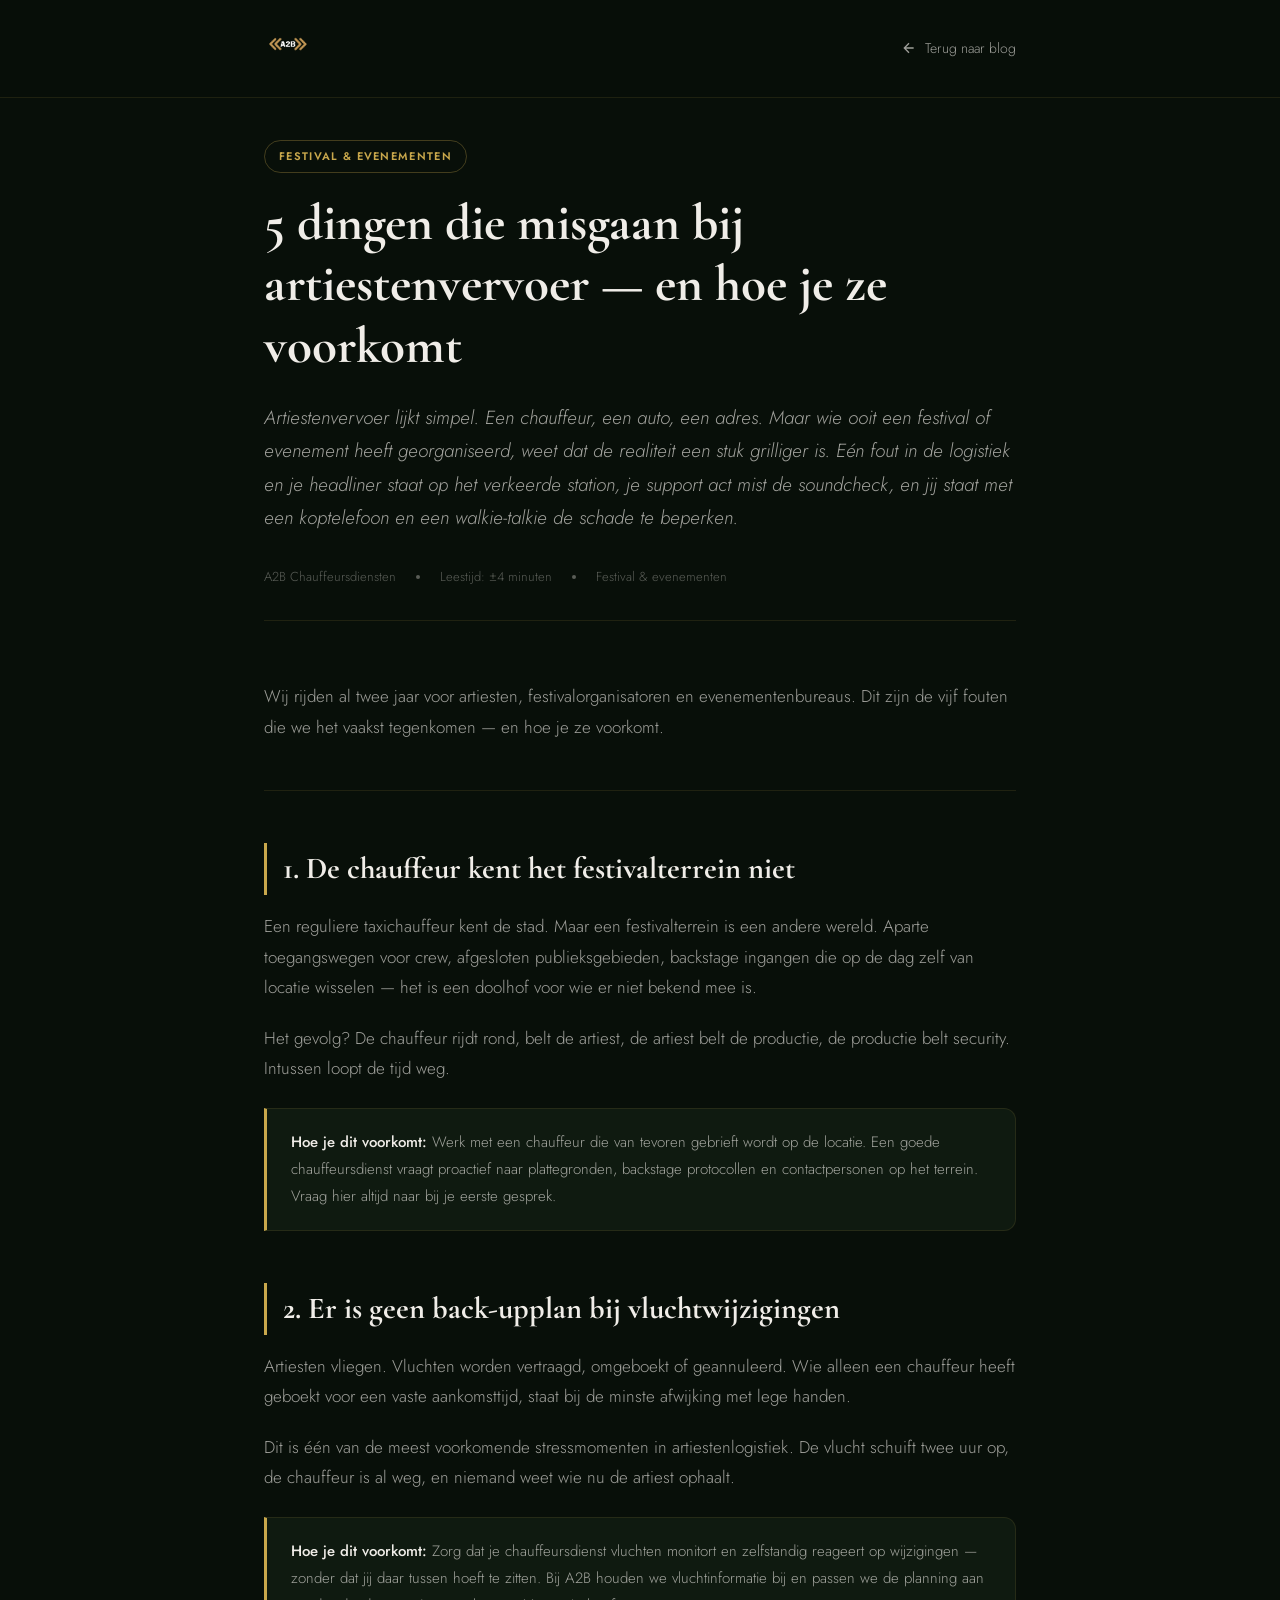
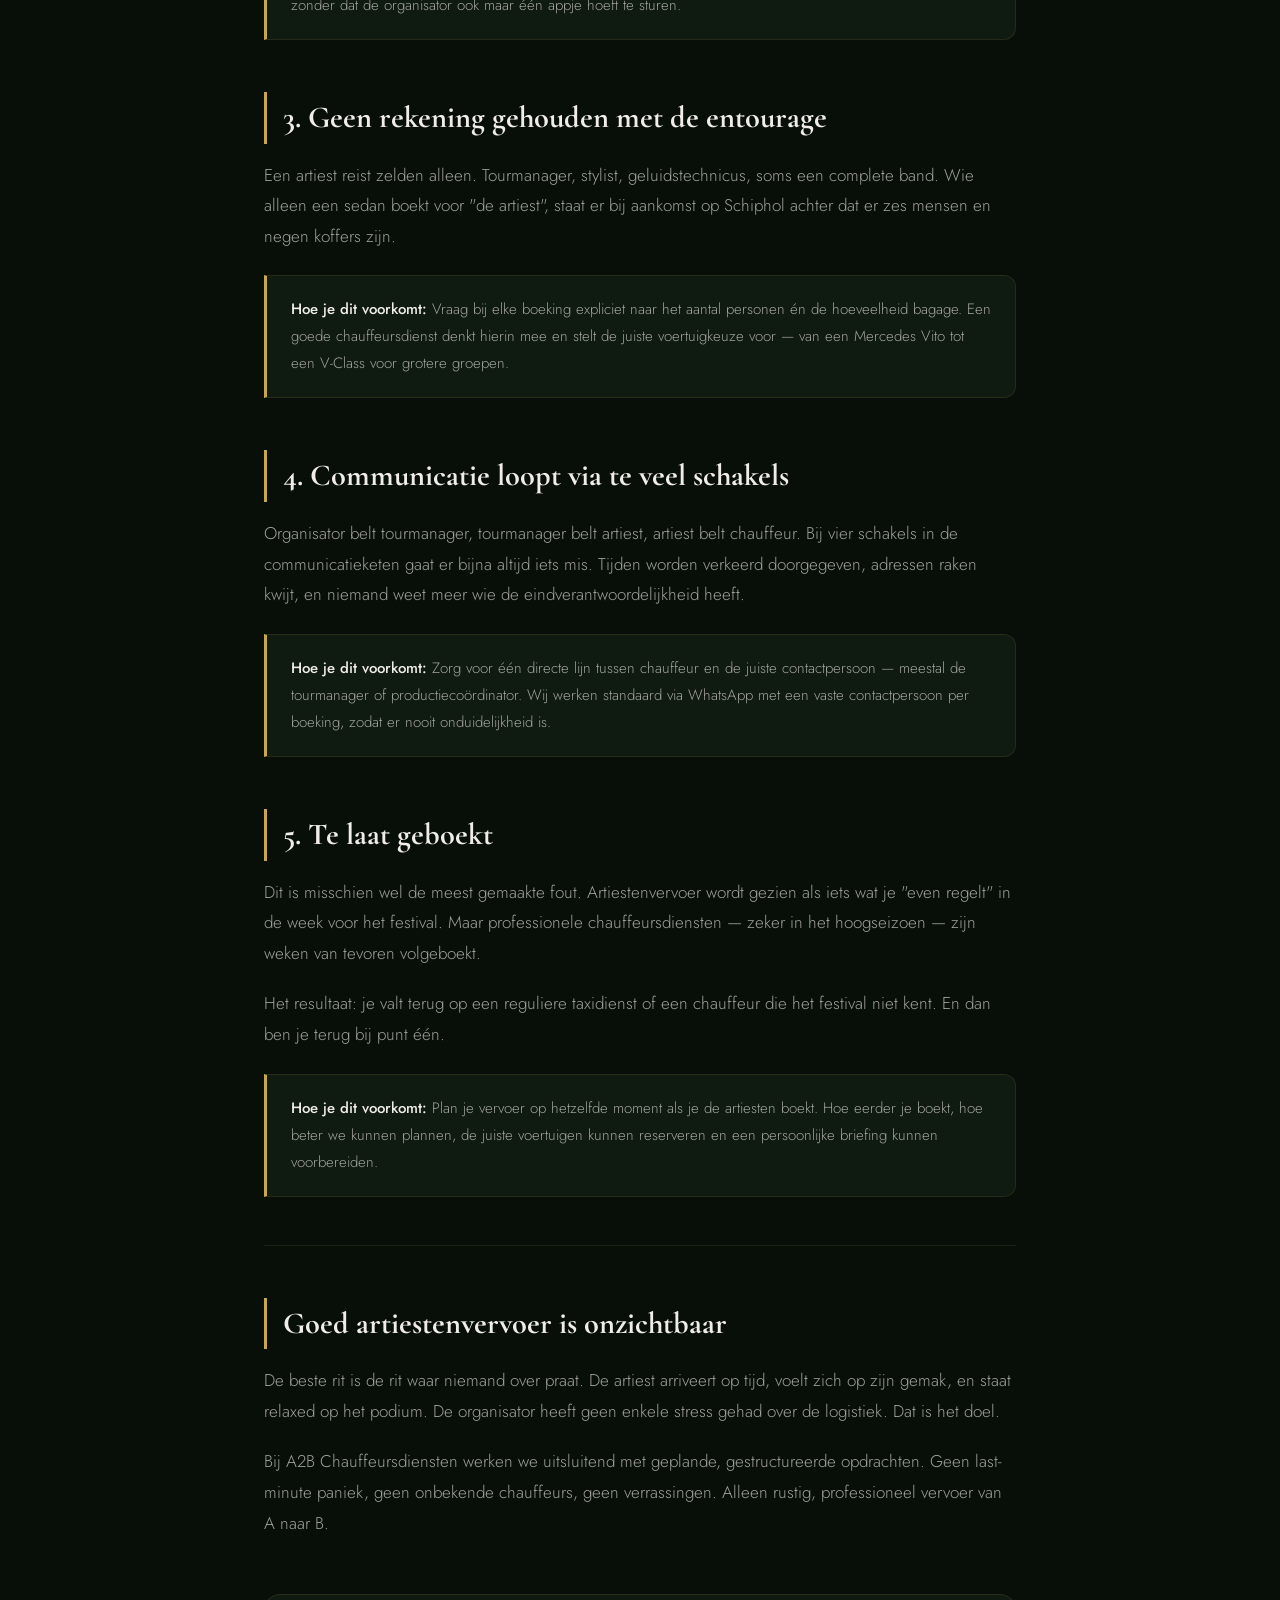
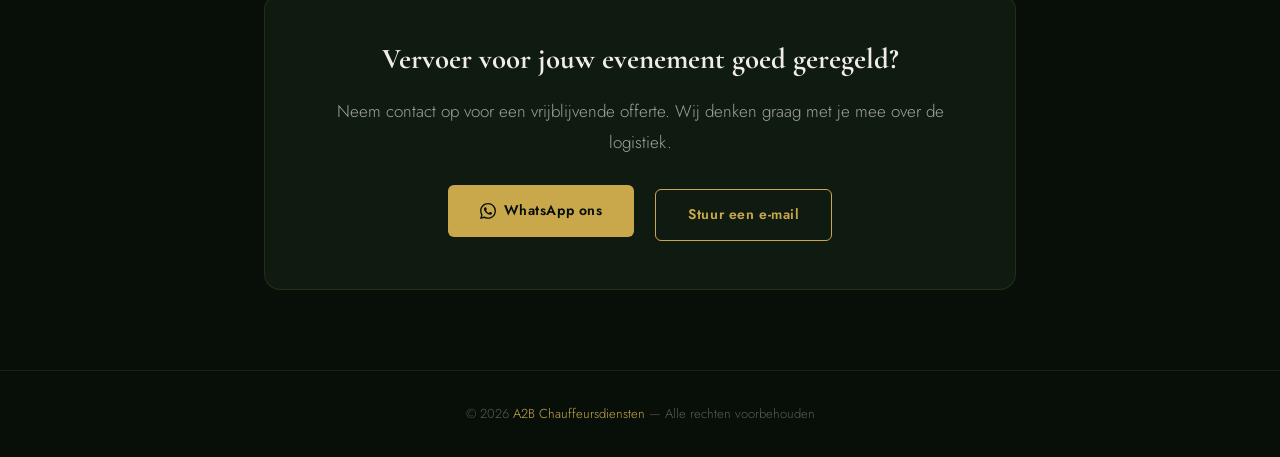
<file: blog-artiestenvervoer.html>
<!DOCTYPE html>
<html lang="nl">
<head>
  <meta charset="UTF-8" />
  <meta name="viewport" content="width=device-width, initial-scale=1.0" />
  <title>5 dingen die misgaan bij artiestenvervoer — A2B Chauffeursdiensten</title>
  <link rel="preconnect" href="https://fonts.googleapis.com" />
  <link rel="preconnect" href="https://fonts.gstatic.com" crossorigin />
  <link href="https://fonts.googleapis.com/css2?family=Cormorant+Garamond:ital,wght@0,400;0,600;0,700;1,400;1,600&family=Jost:wght@300;400;500&display=swap" rel="stylesheet" />
  <style>
    *, *::before, *::after { box-sizing: border-box; margin: 0; padding: 0; }

    :root {
      --gold: #c9a84c;
      --bg: #080f09;
      --bg-card: #0f1a10;
      --border: rgba(201,168,76,0.12);
      --text: #f0ede8;
      --text-secondary: rgba(240,237,232,0.65);
      --text-muted: rgba(240,237,232,0.35);
      --font-heading: 'Cormorant Garamond', serif;
      --font-body: 'Jost', sans-serif;
    }

    html { scroll-behavior: smooth; }

    body {
      background: var(--bg);
      color: var(--text);
      font-family: var(--font-body);
      font-weight: 300;
      line-height: 1.7;
      font-size: 17px;
    }

    a { color: inherit; text-decoration: none; }

    /* NAV */
    .nav {
      position: fixed;
      top: 0; left: 0; right: 0;
      z-index: 100;
      padding: 20px 0;
      background: rgba(8,15,9,0.85);
      backdrop-filter: blur(20px);
      border-bottom: 1px solid var(--border);
    }
    .nav-inner {
      max-width: 800px;
      margin: 0 auto;
      padding: 0 24px;
      display: flex;
      align-items: center;
      justify-content: space-between;
    }
    .nav-logo img { height: 48px; width: auto; }
    .nav-back {
      display: flex;
      align-items: center;
      gap: 8px;
      font-size: 14px;
      color: var(--text-secondary);
      transition: color 0.2s;
    }
    .nav-back:hover { color: var(--gold); }
    .nav-back svg { width: 16px; height: 16px; }

    /* HERO */
    .article-hero {
      padding: 140px 24px 60px;
      max-width: 800px;
      margin: 0 auto;
    }
    .article-tag {
      display: inline-block;
      font-size: 11px;
      font-weight: 600;
      letter-spacing: 0.12em;
      text-transform: uppercase;
      color: var(--gold);
      margin-bottom: 20px;
      padding: 6px 14px;
      border: 1px solid rgba(201,168,76,0.3);
      border-radius: 20px;
    }
    .article-title {
      font-family: var(--font-heading);
      font-size: clamp(2rem, 5vw, 3.2rem);
      font-weight: 700;
      line-height: 1.2;
      margin-bottom: 24px;
    }
    .article-intro {
      font-size: 19px;
      color: var(--text-secondary);
      line-height: 1.75;
      margin-bottom: 32px;
      font-style: italic;
    }
    .article-meta {
      display: flex;
      align-items: center;
      gap: 20px;
      font-size: 13px;
      color: var(--text-muted);
      padding-bottom: 32px;
      border-bottom: 1px solid var(--border);
    }
    .article-meta-dot { width: 4px; height: 4px; border-radius: 50%; background: var(--text-muted); }

    /* CONTENT */
    .article-content {
      max-width: 800px;
      margin: 0 auto;
      padding: 0 24px 80px;
    }
    .article-content h2 {
      font-family: var(--font-heading);
      font-size: clamp(1.4rem, 3vw, 1.9rem);
      font-weight: 700;
      margin: 52px 0 16px;
      color: var(--text);
      padding-left: 16px;
      border-left: 3px solid var(--gold);
    }
    .article-content p {
      margin-bottom: 20px;
      color: var(--text-secondary);
      line-height: 1.8;
    }
    .article-content strong {
      color: var(--text);
      font-weight: 500;
    }
    .article-content hr {
      border: none;
      border-top: 1px solid var(--border);
      margin: 48px 0;
    }
    .article-tip {
      background: var(--bg-card);
      border: 1px solid var(--border);
      border-left: 3px solid var(--gold);
      border-radius: 0 12px 12px 0;
      padding: 20px 24px;
      margin: 24px 0;
    }
    .article-tip p {
      margin: 0;
      font-size: 15px;
    }
    .article-closing {
      background: var(--bg-card);
      border: 1px solid var(--border);
      border-radius: 16px;
      padding: 40px;
      margin-top: 56px;
      text-align: center;
    }
    .article-closing h3 {
      font-family: var(--font-heading);
      font-size: 1.8rem;
      font-weight: 700;
      margin-bottom: 12px;
    }
    .article-closing p {
      color: var(--text-secondary);
      margin-bottom: 28px;
    }
    .btn-gold {
      display: inline-flex;
      align-items: center;
      gap: 8px;
      padding: 14px 32px;
      background: var(--gold);
      color: #080f09;
      border-radius: 6px;
      font-size: 14px;
      font-weight: 600;
      letter-spacing: 0.04em;
      transition: opacity 0.2s;
      margin: 0 8px 8px;
    }
    .btn-gold:hover { opacity: 0.85; }
    .btn-outline-gold {
      display: inline-flex;
      align-items: center;
      gap: 8px;
      padding: 13px 32px;
      border: 1px solid var(--gold);
      color: var(--gold);
      border-radius: 6px;
      font-size: 14px;
      font-weight: 600;
      letter-spacing: 0.04em;
      transition: background 0.2s;
      margin: 0 8px 8px;
    }
    .btn-outline-gold:hover { background: rgba(201,168,76,0.08); }

    /* FOOTER */
    .article-footer {
      border-top: 1px solid var(--border);
      padding: 32px 24px;
      text-align: center;
      font-size: 13px;
      color: var(--text-muted);
    }
    .article-footer a { color: var(--gold); }
  </style>
</head>
<body>

  <nav class="nav">
    <div class="nav-inner">
      <a href="index.html" class="nav-logo">
        <img src="Content/a2b-logo.png" alt="A2B Chauffeursdiensten" />
      </a>
      <a href="index.html#blog" class="nav-back">
        <svg viewBox="0 0 24 24" fill="none" stroke="currentColor" stroke-width="2"><path d="M19 12H5M12 5l-7 7 7 7"/></svg>
        Terug naar blog
      </a>
    </div>
  </nav>

  <article>
    <header class="article-hero">
      <span class="article-tag">Festival &amp; evenementen</span>
      <h1 class="article-title">5 dingen die misgaan bij artiestenvervoer — en hoe je ze voorkomt</h1>
      <p class="article-intro">Artiestenvervoer lijkt simpel. Een chauffeur, een auto, een adres. Maar wie ooit een festival of evenement heeft georganiseerd, weet dat de realiteit een stuk grilliger is. Eén fout in de logistiek en je headliner staat op het verkeerde station, je support act mist de soundcheck, en jij staat met een koptelefoon en een walkie-talkie de schade te beperken.</p>
      <div class="article-meta">
        <span>A2B Chauffeursdiensten</span>
        <div class="article-meta-dot"></div>
        <span>Leestijd: ±4 minuten</span>
        <div class="article-meta-dot"></div>
        <span>Festival &amp; evenementen</span>
      </div>
    </header>

    <div class="article-content">

      <p>Wij rijden al twee jaar voor artiesten, festivalorganisatoren en evenementenbureaus. Dit zijn de vijf fouten die we het vaakst tegenkomen — en hoe je ze voorkomt.</p>

      <hr>

      <h2>1. De chauffeur kent het festivalterrein niet</h2>
      <p>Een reguliere taxichauffeur kent de stad. Maar een festivalterrein is een andere wereld. Aparte toegangswegen voor crew, afgesloten publieksgebieden, backstage ingangen die op de dag zelf van locatie wisselen — het is een doolhof voor wie er niet bekend mee is.</p>
      <p>Het gevolg? De chauffeur rijdt rond, belt de artiest, de artiest belt de productie, de productie belt security. Intussen loopt de tijd weg.</p>
      <div class="article-tip">
        <p><strong>Hoe je dit voorkomt:</strong> Werk met een chauffeur die van tevoren gebrieft wordt op de locatie. Een goede chauffeursdienst vraagt proactief naar plattegronden, backstage protocollen en contactpersonen op het terrein. Vraag hier altijd naar bij je eerste gesprek.</p>
      </div>

      <h2>2. Er is geen back-upplan bij vluchtwijzigingen</h2>
      <p>Artiesten vliegen. Vluchten worden vertraagd, omgeboekt of geannuleerd. Wie alleen een chauffeur heeft geboekt voor een vaste aankomsttijd, staat bij de minste afwijking met lege handen.</p>
      <p>Dit is één van de meest voorkomende stressmomenten in artiestenlogistiek. De vlucht schuift twee uur op, de chauffeur is al weg, en niemand weet wie nu de artiest ophaalt.</p>
      <div class="article-tip">
        <p><strong>Hoe je dit voorkomt:</strong> Zorg dat je chauffeursdienst vluchten monitort en zelfstandig reageert op wijzigingen — zonder dat jij daar tussen hoeft te zitten. Bij A2B houden we vluchtinformatie bij en passen we de planning aan zonder dat de organisator ook maar één appje hoeft te sturen.</p>
      </div>

      <h2>3. Geen rekening gehouden met de entourage</h2>
      <p>Een artiest reist zelden alleen. Tourmanager, stylist, geluidstechnicus, soms een complete band. Wie alleen een sedan boekt voor "de artiest", staat er bij aankomst op Schiphol achter dat er zes mensen en negen koffers zijn.</p>
      <div class="article-tip">
        <p><strong>Hoe je dit voorkomt:</strong> Vraag bij elke boeking expliciet naar het aantal personen én de hoeveelheid bagage. Een goede chauffeursdienst denkt hierin mee en stelt de juiste voertuigkeuze voor — van een Mercedes Vito tot een V-Class voor grotere groepen.</p>
      </div>

      <h2>4. Communicatie loopt via te veel schakels</h2>
      <p>Organisator belt tourmanager, tourmanager belt artiest, artiest belt chauffeur. Bij vier schakels in de communicatieketen gaat er bijna altijd iets mis. Tijden worden verkeerd doorgegeven, adressen raken kwijt, en niemand weet meer wie de eindverantwoordelijkheid heeft.</p>
      <div class="article-tip">
        <p><strong>Hoe je dit voorkomt:</strong> Zorg voor één directe lijn tussen chauffeur en de juiste contactpersoon — meestal de tourmanager of productiecoördinator. Wij werken standaard via WhatsApp met een vaste contactpersoon per boeking, zodat er nooit onduidelijkheid is.</p>
      </div>

      <h2>5. Te laat geboekt</h2>
      <p>Dit is misschien wel de meest gemaakte fout. Artiestenvervoer wordt gezien als iets wat je "even regelt" in de week voor het festival. Maar professionele chauffeursdiensten — zeker in het hoogseizoen — zijn weken van tevoren volgeboekt.</p>
      <p>Het resultaat: je valt terug op een reguliere taxidienst of een chauffeur die het festival niet kent. En dan ben je terug bij punt één.</p>
      <div class="article-tip">
        <p><strong>Hoe je dit voorkomt:</strong> Plan je vervoer op hetzelfde moment als je de artiesten boekt. Hoe eerder je boekt, hoe beter we kunnen plannen, de juiste voertuigen kunnen reserveren en een persoonlijke briefing kunnen voorbereiden.</p>
      </div>

      <hr>

      <h2>Goed artiestenvervoer is onzichtbaar</h2>
      <p>De beste rit is de rit waar niemand over praat. De artiest arriveert op tijd, voelt zich op zijn gemak, en staat relaxed op het podium. De organisator heeft geen enkele stress gehad over de logistiek. Dat is het doel.</p>
      <p>Bij A2B Chauffeursdiensten werken we uitsluitend met geplande, gestructureerde opdrachten. Geen last-minute paniek, geen onbekende chauffeurs, geen verrassingen. Alleen rustig, professioneel vervoer van A naar B.</p>

      <div class="article-closing">
        <h3>Vervoer voor jouw evenement goed geregeld?</h3>
        <p>Neem contact op voor een vrijblijvende offerte. Wij denken graag met je mee over de logistiek.</p>
        <a href="https://wa.me/+31614683020?text=Hallo%20A2B,%20ik%20wil%20graag%20meer%20weten%20over%20artiestenvervoer." class="btn-gold" target="_blank" rel="noopener">
          <svg width="16" height="16" viewBox="0 0 24 24" fill="currentColor"><path d="M17.472 14.382c-.297-.149-1.758-.867-2.03-.967-.273-.099-.471-.148-.67.15-.197.297-.767.966-.94 1.164-.173.199-.347.223-.644.075-.297-.15-1.255-.463-2.39-1.475-.883-.788-1.48-1.761-1.653-2.059-.173-.297-.018-.458.13-.606.134-.133.298-.347.446-.52.149-.174.198-.298.298-.497.099-.198.05-.371-.025-.52-.075-.149-.669-1.612-.916-2.207-.242-.579-.487-.5-.669-.51-.173-.008-.371-.01-.57-.01-.198 0-.52.074-.792.372-.272.297-1.04 1.016-1.04 2.479 0 1.462 1.065 2.875 1.213 3.074.149.198 2.096 3.2 5.077 4.487.709.306 1.262.489 1.694.625.712.227 1.36.195 1.871.118.571-.085 1.758-.719 2.006-1.413.248-.694.248-1.289.173-1.413-.074-.124-.272-.198-.57-.347m-5.421 7.403h-.004a9.87 9.87 0 01-5.031-1.378l-.361-.214-3.741.982.998-3.648-.235-.374a9.86 9.86 0 01-1.51-5.26c.001-5.45 4.436-9.884 9.888-9.884 2.64 0 5.122 1.03 6.988 2.898a9.825 9.825 0 012.893 6.994c-.003 5.45-4.437 9.884-9.885 9.884m8.413-18.297A11.815 11.815 0 0012.05 0C5.495 0 .16 5.335.157 11.892c0 2.096.547 4.142 1.588 5.945L.057 24l6.305-1.654a11.882 11.882 0 005.683 1.448h.005c6.554 0 11.89-5.335 11.893-11.893a11.821 11.821 0 00-3.48-8.413z"/></svg>
          WhatsApp ons
        </a>
        <a href="mailto:info@a2b-services.nl?subject=Artiestenvervoer%20offerte" class="btn-outline-gold">
          Stuur een e-mail
        </a>
      </div>

    </div>
  </article>

  <footer class="article-footer">
    <p>&copy; 2026 <a href="index.html">A2B Chauffeursdiensten</a> — Alle rechten voorbehouden</p>
  </footer>

</body>
</html>
</file>
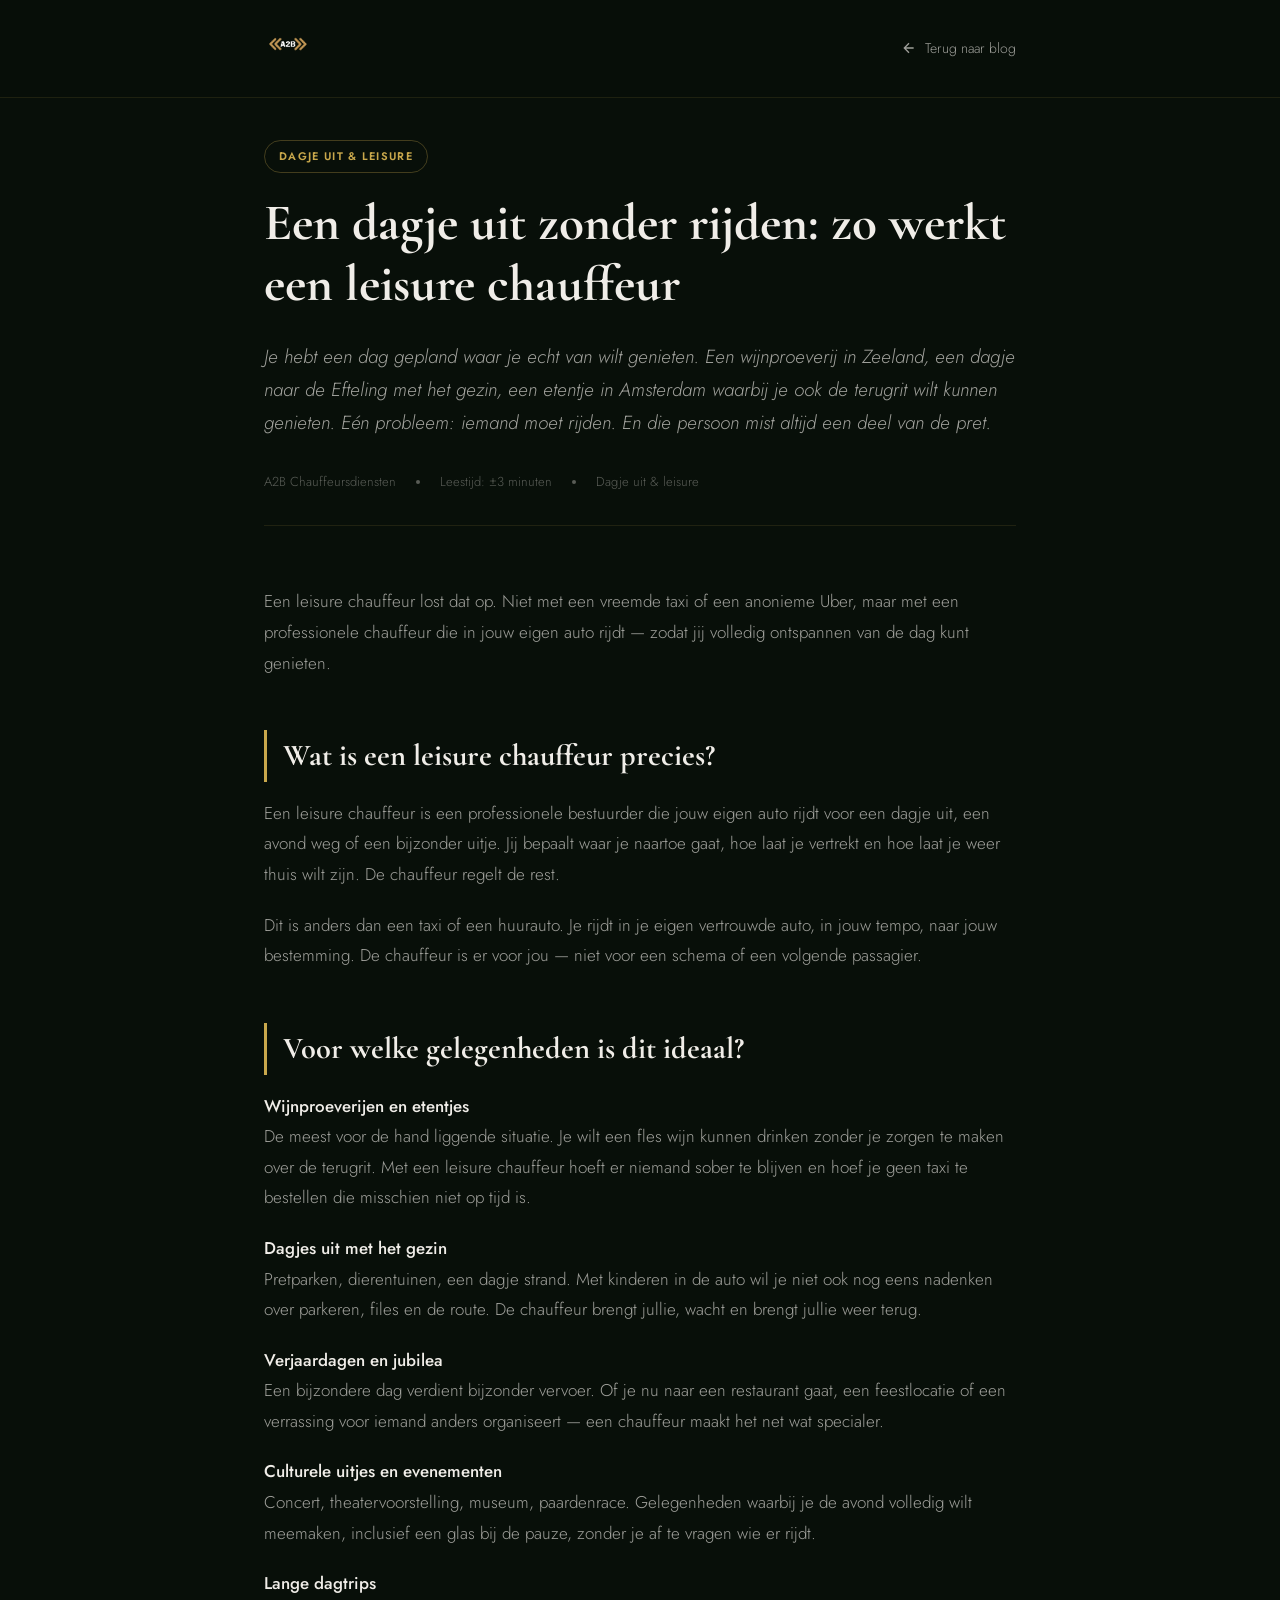
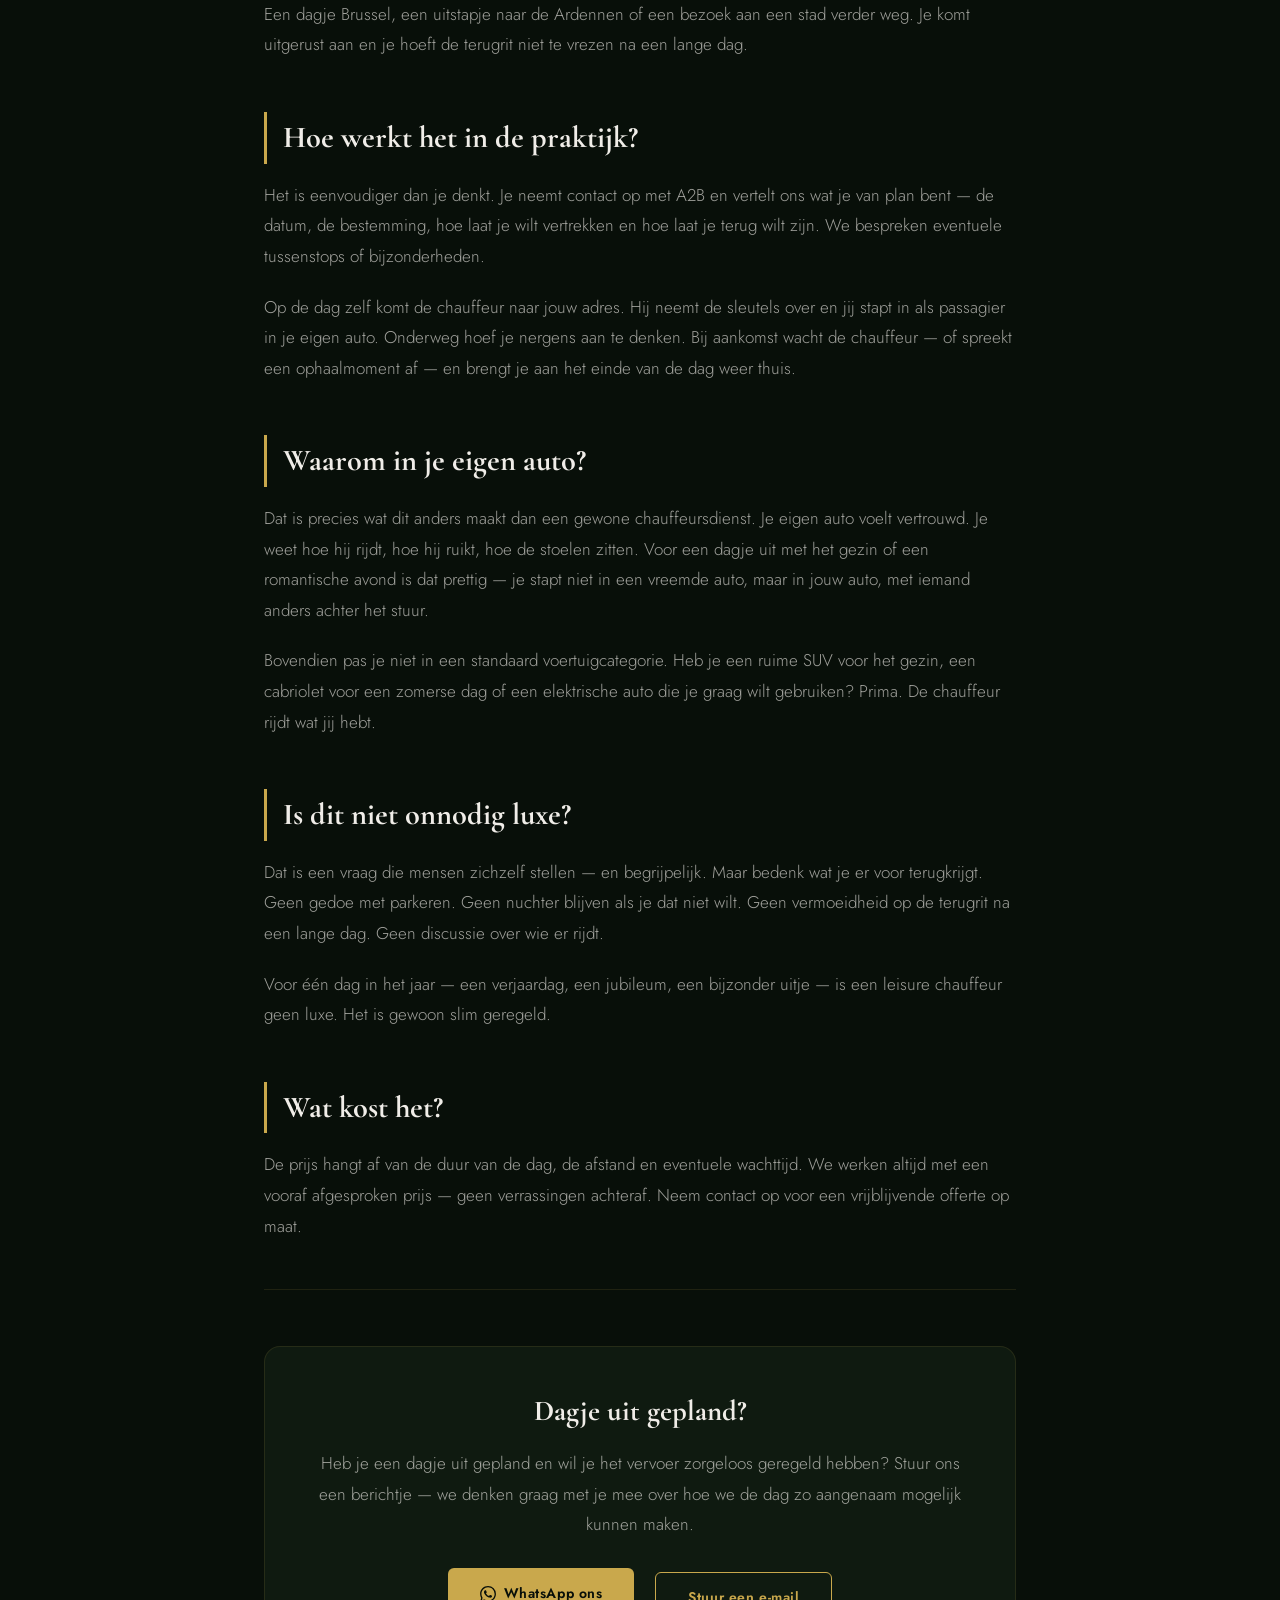
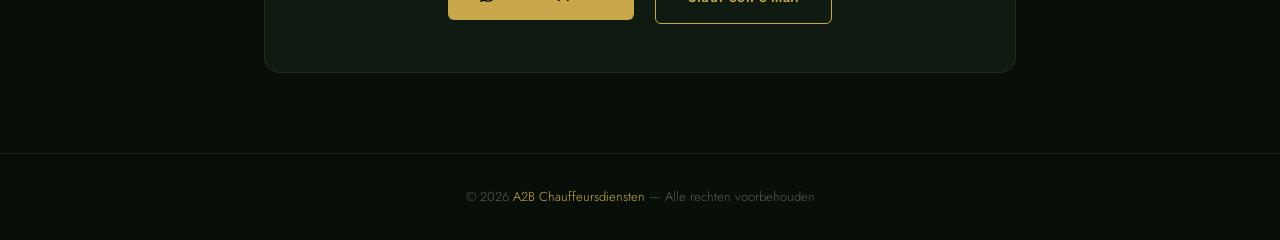
<file: blog-leisure.html>
<!DOCTYPE html>
<html lang="nl">
<head>
  <meta charset="UTF-8" />
  <meta name="viewport" content="width=device-width, initial-scale=1.0" />
  <title>Een dagje uit zonder rijden: zo werkt een leisure chauffeur — A2B Chauffeursdiensten</title>
  <link rel="preconnect" href="https://fonts.googleapis.com" />
  <link rel="preconnect" href="https://fonts.gstatic.com" crossorigin />
  <link href="https://fonts.googleapis.com/css2?family=Cormorant+Garamond:ital,wght@0,400;0,600;0,700;1,400;1,600&family=Jost:wght@300;400;500&display=swap" rel="stylesheet" />
  <style>
    *, *::before, *::after { box-sizing: border-box; margin: 0; padding: 0; }

    :root {
      --gold: #c9a84c;
      --bg: #080f09;
      --bg-card: #0f1a10;
      --border: rgba(201,168,76,0.12);
      --text: #f0ede8;
      --text-secondary: rgba(240,237,232,0.65);
      --text-muted: rgba(240,237,232,0.35);
      --font-heading: 'Cormorant Garamond', serif;
      --font-body: 'Jost', sans-serif;
    }

    html { scroll-behavior: smooth; }

    body {
      background: var(--bg);
      color: var(--text);
      font-family: var(--font-body);
      font-weight: 300;
      line-height: 1.7;
      font-size: 17px;
    }

    a { color: inherit; text-decoration: none; }

    .nav {
      position: fixed;
      top: 0; left: 0; right: 0;
      z-index: 100;
      padding: 20px 0;
      background: rgba(8,15,9,0.85);
      backdrop-filter: blur(20px);
      border-bottom: 1px solid var(--border);
    }
    .nav-inner {
      max-width: 800px;
      margin: 0 auto;
      padding: 0 24px;
      display: flex;
      align-items: center;
      justify-content: space-between;
    }
    .nav-logo img { height: 48px; width: auto; }
    .nav-back {
      display: flex;
      align-items: center;
      gap: 8px;
      font-size: 14px;
      color: var(--text-secondary);
      transition: color 0.2s;
    }
    .nav-back:hover { color: var(--gold); }
    .nav-back svg { width: 16px; height: 16px; }

    .article-hero {
      padding: 140px 24px 60px;
      max-width: 800px;
      margin: 0 auto;
    }
    .article-tag {
      display: inline-block;
      font-size: 11px;
      font-weight: 600;
      letter-spacing: 0.12em;
      text-transform: uppercase;
      color: var(--gold);
      margin-bottom: 20px;
      padding: 6px 14px;
      border: 1px solid rgba(201,168,76,0.3);
      border-radius: 20px;
    }
    .article-title {
      font-family: var(--font-heading);
      font-size: clamp(2rem, 5vw, 3.2rem);
      font-weight: 700;
      line-height: 1.2;
      margin-bottom: 24px;
    }
    .article-intro {
      font-size: 19px;
      color: var(--text-secondary);
      line-height: 1.75;
      margin-bottom: 32px;
      font-style: italic;
    }
    .article-meta {
      display: flex;
      align-items: center;
      gap: 20px;
      font-size: 13px;
      color: var(--text-muted);
      padding-bottom: 32px;
      border-bottom: 1px solid var(--border);
    }
    .article-meta-dot { width: 4px; height: 4px; border-radius: 50%; background: var(--text-muted); }

    .article-content {
      max-width: 800px;
      margin: 0 auto;
      padding: 0 24px 80px;
    }
    .article-content h2 {
      font-family: var(--font-heading);
      font-size: clamp(1.4rem, 3vw, 1.9rem);
      font-weight: 700;
      margin: 52px 0 16px;
      color: var(--text);
      padding-left: 16px;
      border-left: 3px solid var(--gold);
    }
    .article-content p {
      margin-bottom: 20px;
      color: var(--text-secondary);
      line-height: 1.8;
    }
    .article-content strong {
      color: var(--text);
      font-weight: 500;
    }
    .article-content hr {
      border: none;
      border-top: 1px solid var(--border);
      margin: 48px 0;
    }
    .article-closing {
      background: var(--bg-card);
      border: 1px solid var(--border);
      border-radius: 16px;
      padding: 40px;
      margin-top: 56px;
      text-align: center;
    }
    .article-closing h3 {
      font-family: var(--font-heading);
      font-size: 1.8rem;
      font-weight: 700;
      margin-bottom: 12px;
    }
    .article-closing p { color: var(--text-secondary); margin-bottom: 28px; }
    .btn-gold {
      display: inline-flex;
      align-items: center;
      gap: 8px;
      padding: 14px 32px;
      background: var(--gold);
      color: #080f09;
      border-radius: 6px;
      font-size: 14px;
      font-weight: 600;
      letter-spacing: 0.04em;
      transition: opacity 0.2s;
      margin: 0 8px 8px;
    }
    .btn-gold:hover { opacity: 0.85; }
    .btn-outline-gold {
      display: inline-flex;
      align-items: center;
      gap: 8px;
      padding: 13px 32px;
      border: 1px solid var(--gold);
      color: var(--gold);
      border-radius: 6px;
      font-size: 14px;
      font-weight: 600;
      letter-spacing: 0.04em;
      transition: background 0.2s;
      margin: 0 8px 8px;
    }
    .btn-outline-gold:hover { background: rgba(201,168,76,0.08); }

    .article-footer {
      border-top: 1px solid var(--border);
      padding: 32px 24px;
      text-align: center;
      font-size: 13px;
      color: var(--text-muted);
    }
    .article-footer a { color: var(--gold); }
  </style>
</head>
<body>

  <nav class="nav">
    <div class="nav-inner">
      <a href="index.html" class="nav-logo">
        <img src="Content/a2b-logo.png" alt="A2B Chauffeursdiensten" />
      </a>
      <a href="index.html#blog" class="nav-back">
        <svg viewBox="0 0 24 24" fill="none" stroke="currentColor" stroke-width="2"><path d="M19 12H5M12 5l-7 7 7 7"/></svg>
        Terug naar blog
      </a>
    </div>
  </nav>

  <article>
    <header class="article-hero">
      <span class="article-tag">Dagje uit &amp; leisure</span>
      <h1 class="article-title">Een dagje uit zonder rijden: zo werkt een leisure chauffeur</h1>
      <p class="article-intro">Je hebt een dag gepland waar je echt van wilt genieten. Een wijnproeverij in Zeeland, een dagje naar de Efteling met het gezin, een etentje in Amsterdam waarbij je ook de terugrit wilt kunnen genieten. Eén probleem: iemand moet rijden. En die persoon mist altijd een deel van de pret.</p>
      <div class="article-meta">
        <span>A2B Chauffeursdiensten</span>
        <div class="article-meta-dot"></div>
        <span>Leestijd: ±3 minuten</span>
        <div class="article-meta-dot"></div>
        <span>Dagje uit &amp; leisure</span>
      </div>
    </header>

    <div class="article-content">

      <p>Een leisure chauffeur lost dat op. Niet met een vreemde taxi of een anonieme Uber, maar met een professionele chauffeur die in jouw eigen auto rijdt — zodat jij volledig ontspannen van de dag kunt genieten.</p>

      <h2>Wat is een leisure chauffeur precies?</h2>
      <p>Een leisure chauffeur is een professionele bestuurder die jouw eigen auto rijdt voor een dagje uit, een avond weg of een bijzonder uitje. Jij bepaalt waar je naartoe gaat, hoe laat je vertrekt en hoe laat je weer thuis wilt zijn. De chauffeur regelt de rest.</p>
      <p>Dit is anders dan een taxi of een huurauto. Je rijdt in je eigen vertrouwde auto, in jouw tempo, naar jouw bestemming. De chauffeur is er voor jou — niet voor een schema of een volgende passagier.</p>

      <h2>Voor welke gelegenheden is dit ideaal?</h2>
      <p><strong>Wijnproeverijen en etentjes</strong><br>De meest voor de hand liggende situatie. Je wilt een fles wijn kunnen drinken zonder je zorgen te maken over de terugrit. Met een leisure chauffeur hoeft er niemand sober te blijven en hoef je geen taxi te bestellen die misschien niet op tijd is.</p>
      <p><strong>Dagjes uit met het gezin</strong><br>Pretparken, dierentuinen, een dagje strand. Met kinderen in de auto wil je niet ook nog eens nadenken over parkeren, files en de route. De chauffeur brengt jullie, wacht en brengt jullie weer terug.</p>
      <p><strong>Verjaardagen en jubilea</strong><br>Een bijzondere dag verdient bijzonder vervoer. Of je nu naar een restaurant gaat, een feestlocatie of een verrassing voor iemand anders organiseert — een chauffeur maakt het net wat specialer.</p>
      <p><strong>Culturele uitjes en evenementen</strong><br>Concert, theatervoorstelling, museum, paardenrace. Gelegenheden waarbij je de avond volledig wilt meemaken, inclusief een glas bij de pauze, zonder je af te vragen wie er rijdt.</p>
      <p><strong>Lange dagtrips</strong><br>Een dagje Brussel, een uitstapje naar de Ardennen of een bezoek aan een stad verder weg. Je komt uitgerust aan en je hoeft de terugrit niet te vrezen na een lange dag.</p>

      <h2>Hoe werkt het in de praktijk?</h2>
      <p>Het is eenvoudiger dan je denkt. Je neemt contact op met A2B en vertelt ons wat je van plan bent — de datum, de bestemming, hoe laat je wilt vertrekken en hoe laat je terug wilt zijn. We bespreken eventuele tussenstops of bijzonderheden.</p>
      <p>Op de dag zelf komt de chauffeur naar jouw adres. Hij neemt de sleutels over en jij stapt in als passagier in je eigen auto. Onderweg hoef je nergens aan te denken. Bij aankomst wacht de chauffeur — of spreekt een ophaalmoment af — en brengt je aan het einde van de dag weer thuis.</p>

      <h2>Waarom in je eigen auto?</h2>
      <p>Dat is precies wat dit anders maakt dan een gewone chauffeursdienst. Je eigen auto voelt vertrouwd. Je weet hoe hij rijdt, hoe hij ruikt, hoe de stoelen zitten. Voor een dagje uit met het gezin of een romantische avond is dat prettig — je stapt niet in een vreemde auto, maar in jouw auto, met iemand anders achter het stuur.</p>
      <p>Bovendien pas je niet in een standaard voertuigcategorie. Heb je een ruime SUV voor het gezin, een cabriolet voor een zomerse dag of een elektrische auto die je graag wilt gebruiken? Prima. De chauffeur rijdt wat jij hebt.</p>

      <h2>Is dit niet onnodig luxe?</h2>
      <p>Dat is een vraag die mensen zichzelf stellen — en begrijpelijk. Maar bedenk wat je er voor terugkrijgt. Geen gedoe met parkeren. Geen nuchter blijven als je dat niet wilt. Geen vermoeidheid op de terugrit na een lange dag. Geen discussie over wie er rijdt.</p>
      <p>Voor één dag in het jaar — een verjaardag, een jubileum, een bijzonder uitje — is een leisure chauffeur geen luxe. Het is gewoon slim geregeld.</p>

      <h2>Wat kost het?</h2>
      <p>De prijs hangt af van de duur van de dag, de afstand en eventuele wachttijd. We werken altijd met een vooraf afgesproken prijs — geen verrassingen achteraf. Neem contact op voor een vrijblijvende offerte op maat.</p>

      <hr>

      <div class="article-closing">
        <h3>Dagje uit gepland?</h3>
        <p>Heb je een dagje uit gepland en wil je het vervoer zorgeloos geregeld hebben? Stuur ons een berichtje — we denken graag met je mee over hoe we de dag zo aangenaam mogelijk kunnen maken.</p>
        <a href="https://wa.me/+31614683020?text=Hallo%20A2B,%20ik%20wil%20graag%20meer%20weten%20over%20een%20leisure%20chauffeur." class="btn-gold" target="_blank" rel="noopener">
          <svg width="16" height="16" viewBox="0 0 24 24" fill="currentColor"><path d="M17.472 14.382c-.297-.149-1.758-.867-2.03-.967-.273-.099-.471-.148-.67.15-.197.297-.767.966-.94 1.164-.173.199-.347.223-.644.075-.297-.15-1.255-.463-2.39-1.475-.883-.788-1.48-1.761-1.653-2.059-.173-.297-.018-.458.13-.606.134-.133.298-.347.446-.52.149-.174.198-.298.298-.497.099-.198.05-.371-.025-.52-.075-.149-.669-1.612-.916-2.207-.242-.579-.487-.5-.669-.51-.173-.008-.371-.01-.57-.01-.198 0-.52.074-.792.372-.272.297-1.04 1.016-1.04 2.479 0 1.462 1.065 2.875 1.213 3.074.149.198 2.096 3.2 5.077 4.487.709.306 1.262.489 1.694.625.712.227 1.36.195 1.871.118.571-.085 1.758-.719 2.006-1.413.248-.694.248-1.289.173-1.413-.074-.124-.272-.198-.57-.347m-5.421 7.403h-.004a9.87 9.87 0 01-5.031-1.378l-.361-.214-3.741.982.998-3.648-.235-.374a9.86 9.86 0 01-1.51-5.26c.001-5.45 4.436-9.884 9.888-9.884 2.64 0 5.122 1.03 6.988 2.898a9.825 9.825 0 012.893 6.994c-.003 5.45-4.437 9.884-9.885 9.884m8.413-18.297A11.815 11.815 0 0012.05 0C5.495 0 .16 5.335.157 11.892c0 2.096.547 4.142 1.588 5.945L.057 24l6.305-1.654a11.882 11.882 0 005.683 1.448h.005c6.554 0 11.89-5.335 11.893-11.893a11.821 11.821 0 00-3.48-8.413z"/></svg>
          WhatsApp ons
        </a>
        <a href="mailto:info@a2b-services.nl?subject=Leisure%20chauffeur%20offerte" class="btn-outline-gold">
          Stuur een e-mail
        </a>
      </div>

    </div>
  </article>

  <footer class="article-footer">
    <p>&copy; 2026 <a href="index.html">A2B Chauffeursdiensten</a> — Alle rechten voorbehouden</p>
  </footer>

</body>
</html>
</file>
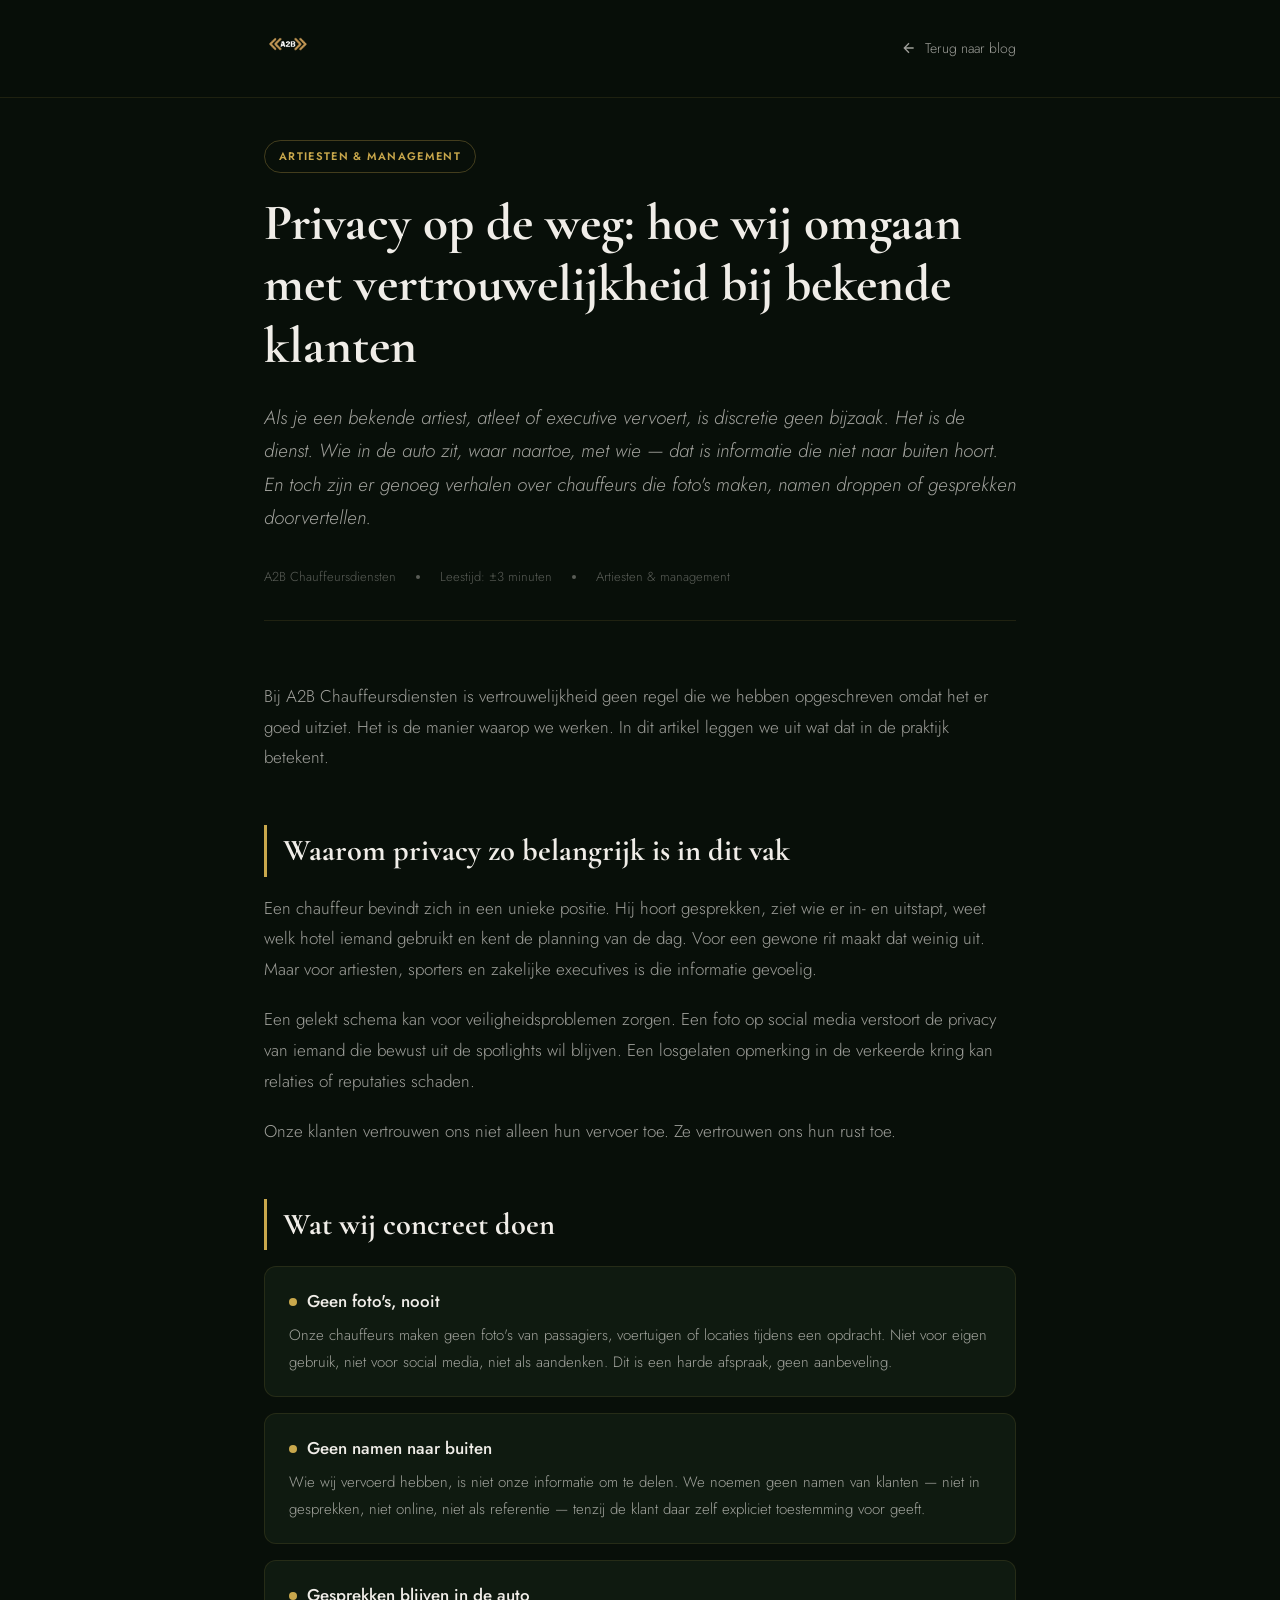
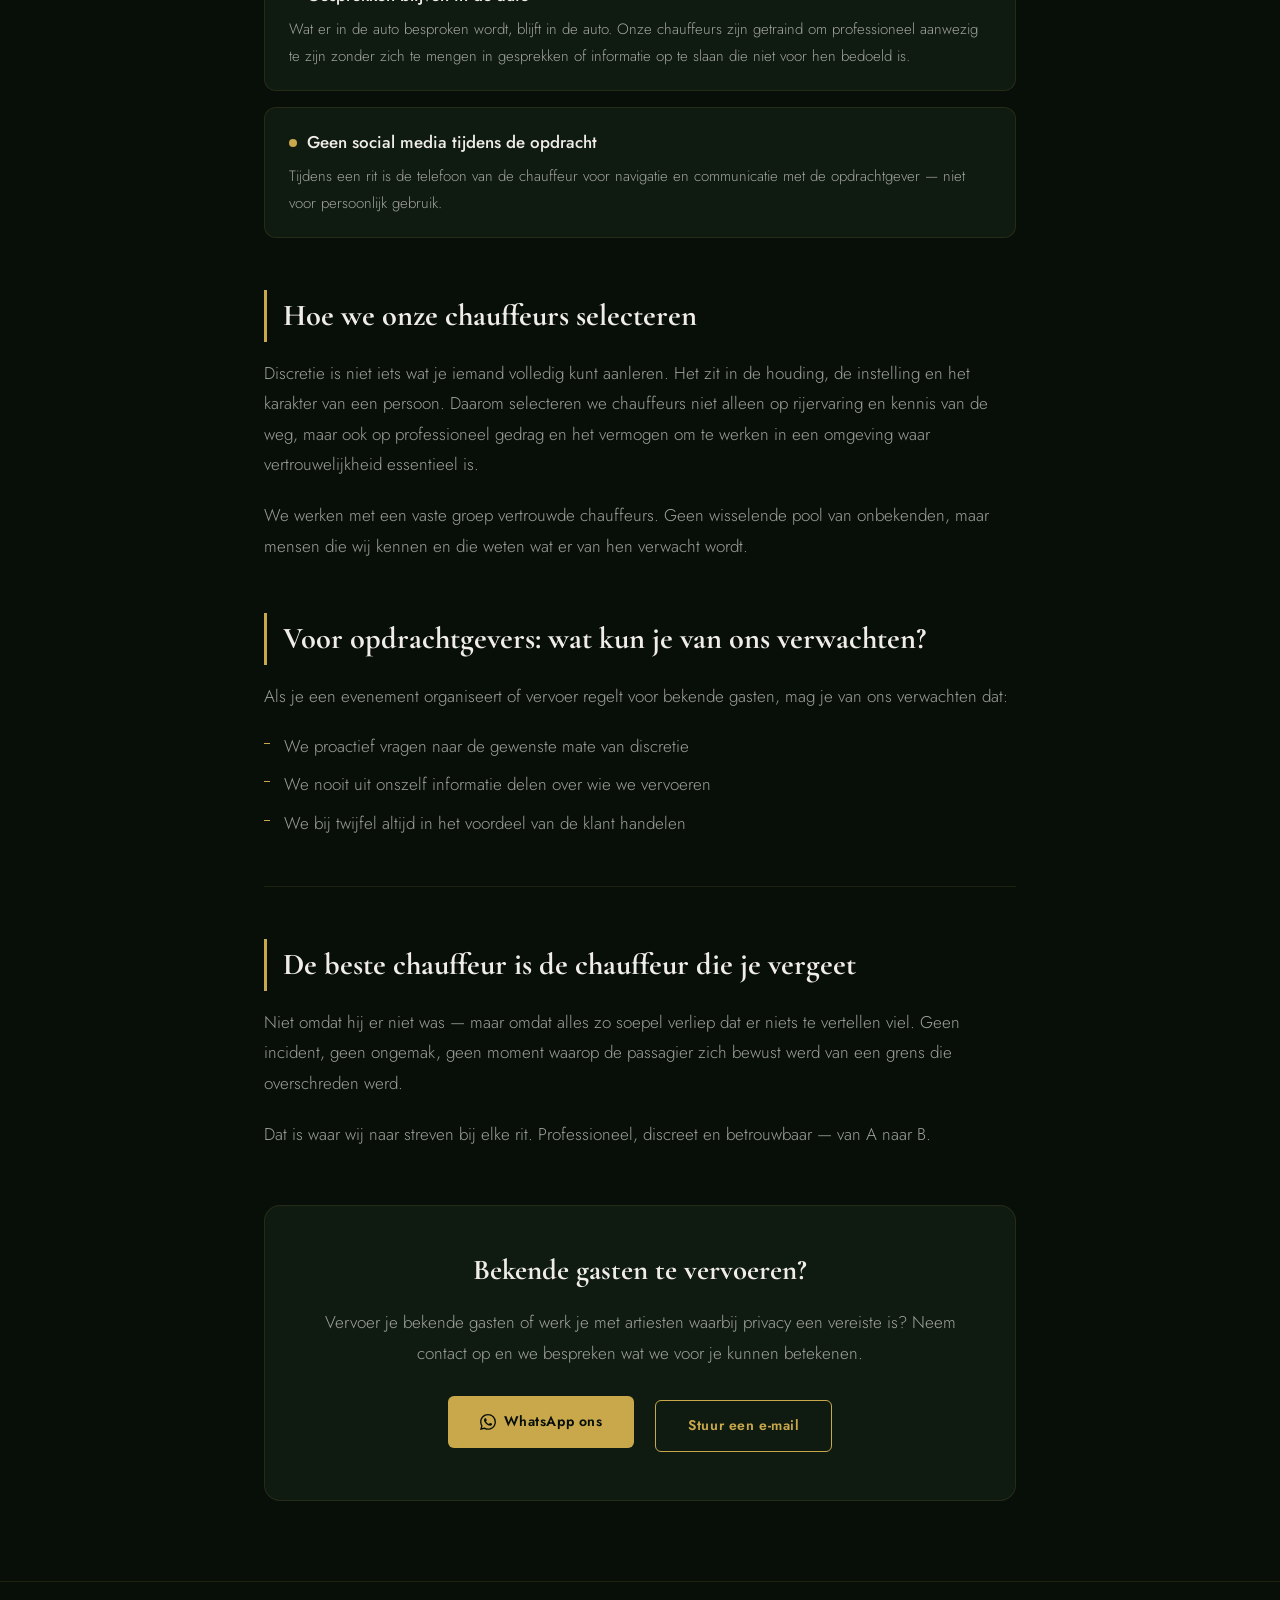
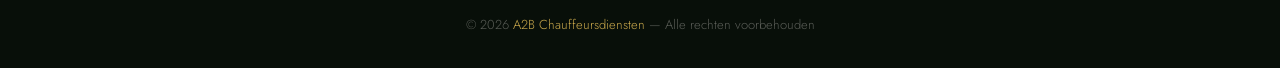
<file: blog-privacy.html>
<!DOCTYPE html>
<html lang="nl">
<head>
  <meta charset="UTF-8" />
  <meta name="viewport" content="width=device-width, initial-scale=1.0" />
  <title>Privacy op de weg: hoe wij omgaan met vertrouwelijkheid — A2B Chauffeursdiensten</title>
  <link rel="preconnect" href="https://fonts.googleapis.com" />
  <link rel="preconnect" href="https://fonts.gstatic.com" crossorigin />
  <link href="https://fonts.googleapis.com/css2?family=Cormorant+Garamond:ital,wght@0,400;0,600;0,700;1,400;1,600&family=Jost:wght@300;400;500&display=swap" rel="stylesheet" />
  <style>
    *, *::before, *::after { box-sizing: border-box; margin: 0; padding: 0; }

    :root {
      --gold: #c9a84c;
      --bg: #080f09;
      --bg-card: #0f1a10;
      --border: rgba(201,168,76,0.12);
      --text: #f0ede8;
      --text-secondary: rgba(240,237,232,0.65);
      --text-muted: rgba(240,237,232,0.35);
      --font-heading: 'Cormorant Garamond', serif;
      --font-body: 'Jost', sans-serif;
    }

    html { scroll-behavior: smooth; }

    body {
      background: var(--bg);
      color: var(--text);
      font-family: var(--font-body);
      font-weight: 300;
      line-height: 1.7;
      font-size: 17px;
    }

    a { color: inherit; text-decoration: none; }

    .nav {
      position: fixed;
      top: 0; left: 0; right: 0;
      z-index: 100;
      padding: 20px 0;
      background: rgba(8,15,9,0.85);
      backdrop-filter: blur(20px);
      border-bottom: 1px solid var(--border);
    }
    .nav-inner {
      max-width: 800px;
      margin: 0 auto;
      padding: 0 24px;
      display: flex;
      align-items: center;
      justify-content: space-between;
    }
    .nav-logo img { height: 48px; width: auto; }
    .nav-back {
      display: flex;
      align-items: center;
      gap: 8px;
      font-size: 14px;
      color: var(--text-secondary);
      transition: color 0.2s;
    }
    .nav-back:hover { color: var(--gold); }
    .nav-back svg { width: 16px; height: 16px; }

    .article-hero {
      padding: 140px 24px 60px;
      max-width: 800px;
      margin: 0 auto;
    }
    .article-tag {
      display: inline-block;
      font-size: 11px;
      font-weight: 600;
      letter-spacing: 0.12em;
      text-transform: uppercase;
      color: var(--gold);
      margin-bottom: 20px;
      padding: 6px 14px;
      border: 1px solid rgba(201,168,76,0.3);
      border-radius: 20px;
    }
    .article-title {
      font-family: var(--font-heading);
      font-size: clamp(2rem, 5vw, 3.2rem);
      font-weight: 700;
      line-height: 1.2;
      margin-bottom: 24px;
    }
    .article-intro {
      font-size: 19px;
      color: var(--text-secondary);
      line-height: 1.75;
      margin-bottom: 32px;
      font-style: italic;
    }
    .article-meta {
      display: flex;
      align-items: center;
      gap: 20px;
      font-size: 13px;
      color: var(--text-muted);
      padding-bottom: 32px;
      border-bottom: 1px solid var(--border);
    }
    .article-meta-dot { width: 4px; height: 4px; border-radius: 50%; background: var(--text-muted); }

    .article-content {
      max-width: 800px;
      margin: 0 auto;
      padding: 0 24px 80px;
    }
    .article-content h2 {
      font-family: var(--font-heading);
      font-size: clamp(1.4rem, 3vw, 1.9rem);
      font-weight: 700;
      margin: 52px 0 16px;
      color: var(--text);
      padding-left: 16px;
      border-left: 3px solid var(--gold);
    }
    .article-content p {
      margin-bottom: 20px;
      color: var(--text-secondary);
      line-height: 1.8;
    }
    .article-content strong {
      color: var(--text);
      font-weight: 500;
    }
    .article-content hr {
      border: none;
      border-top: 1px solid var(--border);
      margin: 48px 0;
    }
    .article-content ul {
      list-style: none;
      margin: 0 0 20px;
      display: flex;
      flex-direction: column;
      gap: 10px;
    }
    .article-content ul li {
      color: var(--text-secondary);
      padding-left: 20px;
      position: relative;
      line-height: 1.7;
    }
    .article-content ul li::before {
      content: '';
      position: absolute;
      left: 0;
      top: 11px;
      width: 6px;
      height: 1px;
      background: var(--gold);
    }
    .rule-list {
      display: flex;
      flex-direction: column;
      gap: 16px;
      margin-bottom: 20px;
    }
    .rule-item {
      background: var(--bg-card);
      border: 1px solid var(--border);
      border-radius: 12px;
      padding: 20px 24px;
    }
    .rule-item h4 {
      font-weight: 500;
      color: var(--text);
      margin-bottom: 6px;
      display: flex;
      align-items: center;
      gap: 10px;
    }
    .rule-item h4::before {
      content: '';
      width: 8px;
      height: 8px;
      border-radius: 50%;
      background: var(--gold);
      flex-shrink: 0;
    }
    .rule-item p {
      margin: 0;
      font-size: 15px;
    }
    .article-closing {
      background: var(--bg-card);
      border: 1px solid var(--border);
      border-radius: 16px;
      padding: 40px;
      margin-top: 56px;
      text-align: center;
    }
    .article-closing h3 {
      font-family: var(--font-heading);
      font-size: 1.8rem;
      font-weight: 700;
      margin-bottom: 12px;
    }
    .article-closing p { color: var(--text-secondary); margin-bottom: 28px; }
    .btn-gold {
      display: inline-flex;
      align-items: center;
      gap: 8px;
      padding: 14px 32px;
      background: var(--gold);
      color: #080f09;
      border-radius: 6px;
      font-size: 14px;
      font-weight: 600;
      letter-spacing: 0.04em;
      transition: opacity 0.2s;
      margin: 0 8px 8px;
    }
    .btn-gold:hover { opacity: 0.85; }
    .btn-outline-gold {
      display: inline-flex;
      align-items: center;
      gap: 8px;
      padding: 13px 32px;
      border: 1px solid var(--gold);
      color: var(--gold);
      border-radius: 6px;
      font-size: 14px;
      font-weight: 600;
      letter-spacing: 0.04em;
      transition: background 0.2s;
      margin: 0 8px 8px;
    }
    .btn-outline-gold:hover { background: rgba(201,168,76,0.08); }

    .article-footer {
      border-top: 1px solid var(--border);
      padding: 32px 24px;
      text-align: center;
      font-size: 13px;
      color: var(--text-muted);
    }
    .article-footer a { color: var(--gold); }
  </style>
</head>
<body>

  <nav class="nav">
    <div class="nav-inner">
      <a href="index.html" class="nav-logo">
        <img src="Content/a2b-logo.png" alt="A2B Chauffeursdiensten" />
      </a>
      <a href="index.html#blog" class="nav-back">
        <svg viewBox="0 0 24 24" fill="none" stroke="currentColor" stroke-width="2"><path d="M19 12H5M12 5l-7 7 7 7"/></svg>
        Terug naar blog
      </a>
    </div>
  </nav>

  <article>
    <header class="article-hero">
      <span class="article-tag">Artiesten &amp; management</span>
      <h1 class="article-title">Privacy op de weg: hoe wij omgaan met vertrouwelijkheid bij bekende klanten</h1>
      <p class="article-intro">Als je een bekende artiest, atleet of executive vervoert, is discretie geen bijzaak. Het is de dienst. Wie in de auto zit, waar naartoe, met wie — dat is informatie die niet naar buiten hoort. En toch zijn er genoeg verhalen over chauffeurs die foto's maken, namen droppen of gesprekken doorvertellen.</p>
      <div class="article-meta">
        <span>A2B Chauffeursdiensten</span>
        <div class="article-meta-dot"></div>
        <span>Leestijd: ±3 minuten</span>
        <div class="article-meta-dot"></div>
        <span>Artiesten &amp; management</span>
      </div>
    </header>

    <div class="article-content">

      <p>Bij A2B Chauffeursdiensten is vertrouwelijkheid geen regel die we hebben opgeschreven omdat het er goed uitziet. Het is de manier waarop we werken. In dit artikel leggen we uit wat dat in de praktijk betekent.</p>

      <h2>Waarom privacy zo belangrijk is in dit vak</h2>
      <p>Een chauffeur bevindt zich in een unieke positie. Hij hoort gesprekken, ziet wie er in- en uitstapt, weet welk hotel iemand gebruikt en kent de planning van de dag. Voor een gewone rit maakt dat weinig uit. Maar voor artiesten, sporters en zakelijke executives is die informatie gevoelig.</p>
      <p>Een gelekt schema kan voor veiligheidsproblemen zorgen. Een foto op social media verstoort de privacy van iemand die bewust uit de spotlights wil blijven. Een losgelaten opmerking in de verkeerde kring kan relaties of reputaties schaden.</p>
      <p>Onze klanten vertrouwen ons niet alleen hun vervoer toe. Ze vertrouwen ons hun rust toe.</p>

      <h2>Wat wij concreet doen</h2>
      <div class="rule-list">
        <div class="rule-item">
          <h4>Geen foto's, nooit</h4>
          <p>Onze chauffeurs maken geen foto's van passagiers, voertuigen of locaties tijdens een opdracht. Niet voor eigen gebruik, niet voor social media, niet als aandenken. Dit is een harde afspraak, geen aanbeveling.</p>
        </div>
        <div class="rule-item">
          <h4>Geen namen naar buiten</h4>
          <p>Wie wij vervoerd hebben, is niet onze informatie om te delen. We noemen geen namen van klanten — niet in gesprekken, niet online, niet als referentie — tenzij de klant daar zelf expliciet toestemming voor geeft.</p>
        </div>
        <div class="rule-item">
          <h4>Gesprekken blijven in de auto</h4>
          <p>Wat er in de auto besproken wordt, blijft in de auto. Onze chauffeurs zijn getraind om professioneel aanwezig te zijn zonder zich te mengen in gesprekken of informatie op te slaan die niet voor hen bedoeld is.</p>
        </div>
        <div class="rule-item">
          <h4>Geen social media tijdens de opdracht</h4>
          <p>Tijdens een rit is de telefoon van de chauffeur voor navigatie en communicatie met de opdrachtgever — niet voor persoonlijk gebruik.</p>
        </div>
      </div>

      <h2>Hoe we onze chauffeurs selecteren</h2>
      <p>Discretie is niet iets wat je iemand volledig kunt aanleren. Het zit in de houding, de instelling en het karakter van een persoon. Daarom selecteren we chauffeurs niet alleen op rijervaring en kennis van de weg, maar ook op professioneel gedrag en het vermogen om te werken in een omgeving waar vertrouwelijkheid essentieel is.</p>
      <p>We werken met een vaste groep vertrouwde chauffeurs. Geen wisselende pool van onbekenden, maar mensen die wij kennen en die weten wat er van hen verwacht wordt.</p>

      <h2>Voor opdrachtgevers: wat kun je van ons verwachten?</h2>
      <p>Als je een evenement organiseert of vervoer regelt voor bekende gasten, mag je van ons verwachten dat:</p>
      <ul>
        <li>We proactief vragen naar de gewenste mate van discretie</li>
        <li>We nooit uit onszelf informatie delen over wie we vervoeren</li>
        <li>We bij twijfel altijd in het voordeel van de klant handelen</li>
      </ul>

      <hr>

      <h2>De beste chauffeur is de chauffeur die je vergeet</h2>
      <p>Niet omdat hij er niet was — maar omdat alles zo soepel verliep dat er niets te vertellen viel. Geen incident, geen ongemak, geen moment waarop de passagier zich bewust werd van een grens die overschreden werd.</p>
      <p>Dat is waar wij naar streven bij elke rit. Professioneel, discreet en betrouwbaar — van A naar B.</p>

      <div class="article-closing">
        <h3>Bekende gasten te vervoeren?</h3>
        <p>Vervoer je bekende gasten of werk je met artiesten waarbij privacy een vereiste is? Neem contact op en we bespreken wat we voor je kunnen betekenen.</p>
        <a href="https://wa.me/+31614683020?text=Hallo%20A2B,%20ik%20wil%20graag%20meer%20weten%20over%20discreet%20vervoer." class="btn-gold" target="_blank" rel="noopener">
          <svg width="16" height="16" viewBox="0 0 24 24" fill="currentColor"><path d="M17.472 14.382c-.297-.149-1.758-.867-2.03-.967-.273-.099-.471-.148-.67.15-.197.297-.767.966-.94 1.164-.173.199-.347.223-.644.075-.297-.15-1.255-.463-2.39-1.475-.883-.788-1.48-1.761-1.653-2.059-.173-.297-.018-.458.13-.606.134-.133.298-.347.446-.52.149-.174.198-.298.298-.497.099-.198.05-.371-.025-.52-.075-.149-.669-1.612-.916-2.207-.242-.579-.487-.5-.669-.51-.173-.008-.371-.01-.57-.01-.198 0-.52.074-.792.372-.272.297-1.04 1.016-1.04 2.479 0 1.462 1.065 2.875 1.213 3.074.149.198 2.096 3.2 5.077 4.487.709.306 1.262.489 1.694.625.712.227 1.36.195 1.871.118.571-.085 1.758-.719 2.006-1.413.248-.694.248-1.289.173-1.413-.074-.124-.272-.198-.57-.347m-5.421 7.403h-.004a9.87 9.87 0 01-5.031-1.378l-.361-.214-3.741.982.998-3.648-.235-.374a9.86 9.86 0 01-1.51-5.26c.001-5.45 4.436-9.884 9.888-9.884 2.64 0 5.122 1.03 6.988 2.898a9.825 9.825 0 012.893 6.994c-.003 5.45-4.437 9.884-9.885 9.884m8.413-18.297A11.815 11.815 0 0012.05 0C5.495 0 .16 5.335.157 11.892c0 2.096.547 4.142 1.588 5.945L.057 24l6.305-1.654a11.882 11.882 0 005.683 1.448h.005c6.554 0 11.89-5.335 11.893-11.893a11.821 11.821 0 00-3.48-8.413z"/></svg>
          WhatsApp ons
        </a>
        <a href="mailto:info@a2b-services.nl?subject=Discreet%20vervoer" class="btn-outline-gold">
          Stuur een e-mail
        </a>
      </div>

    </div>
  </article>

  <footer class="article-footer">
    <p>&copy; 2026 <a href="index.html">A2B Chauffeursdiensten</a> — Alle rechten voorbehouden</p>
  </footer>

</body>
</html>
</file>
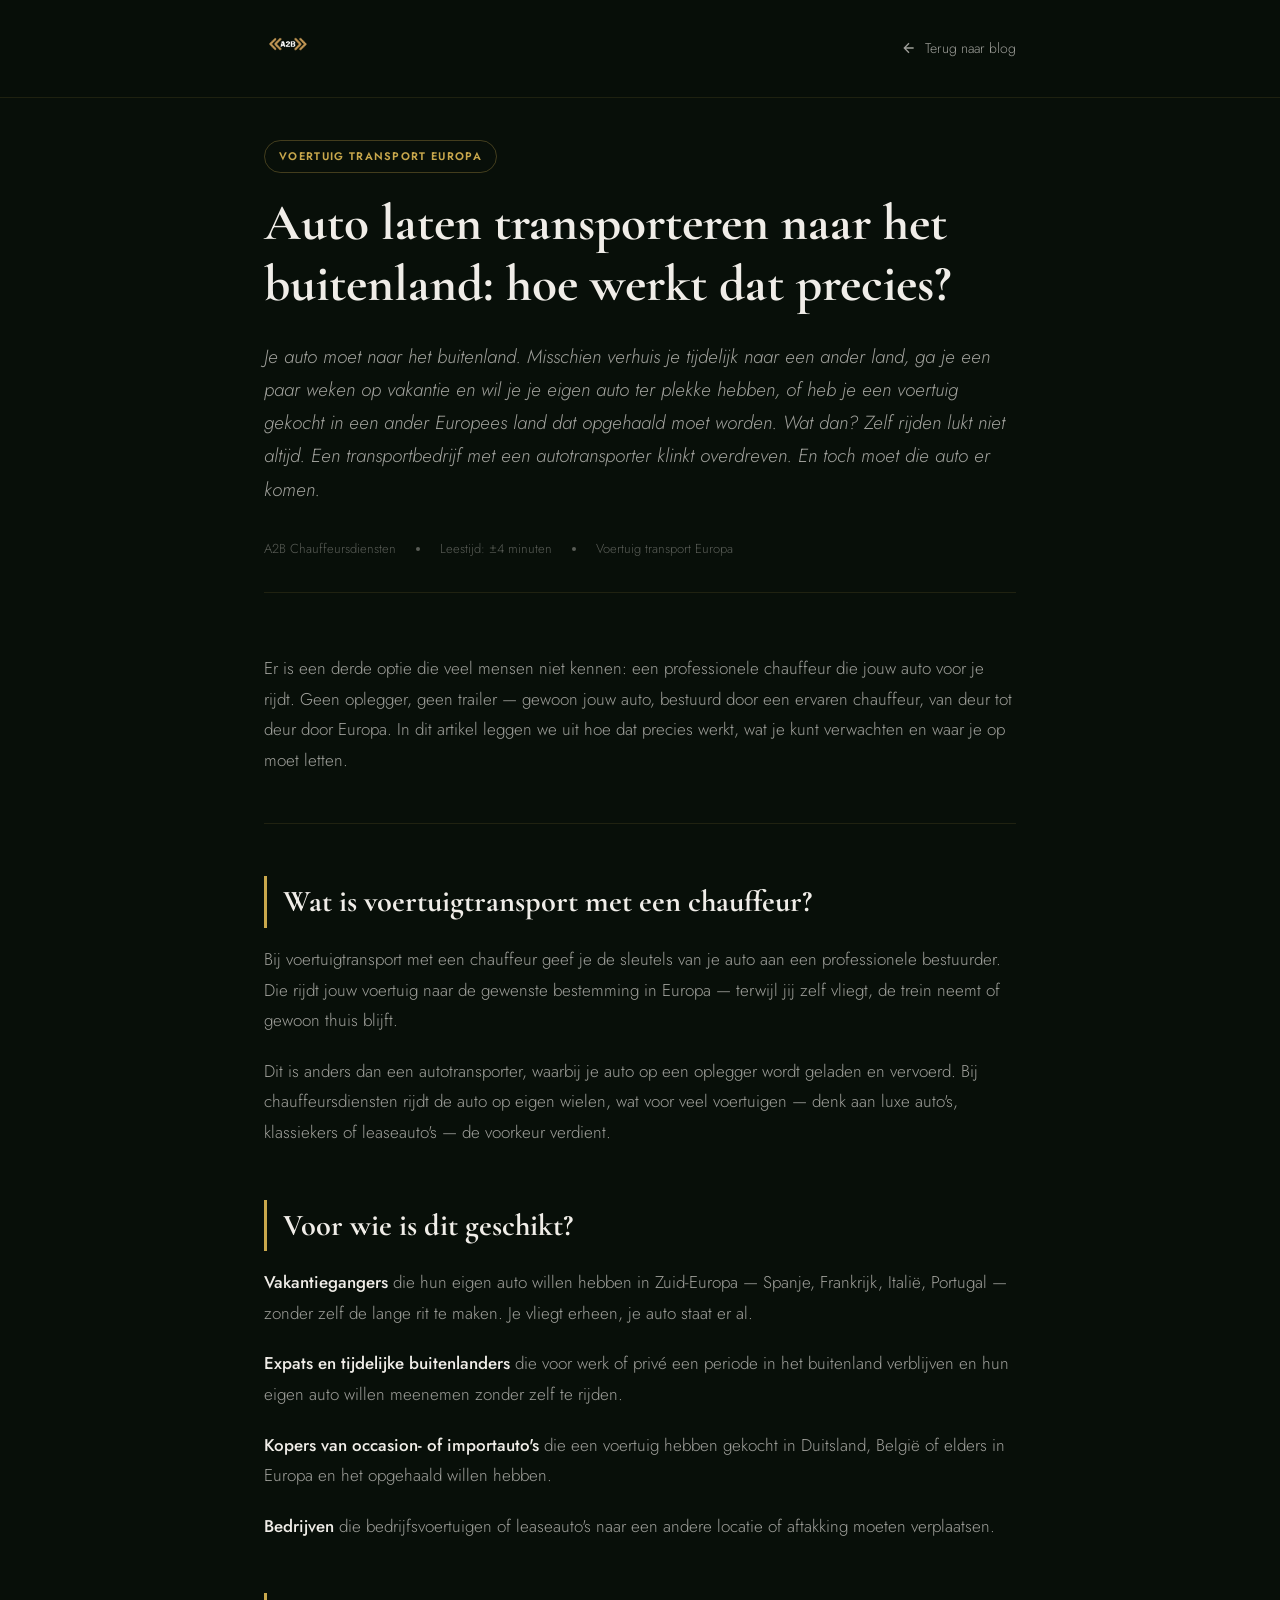
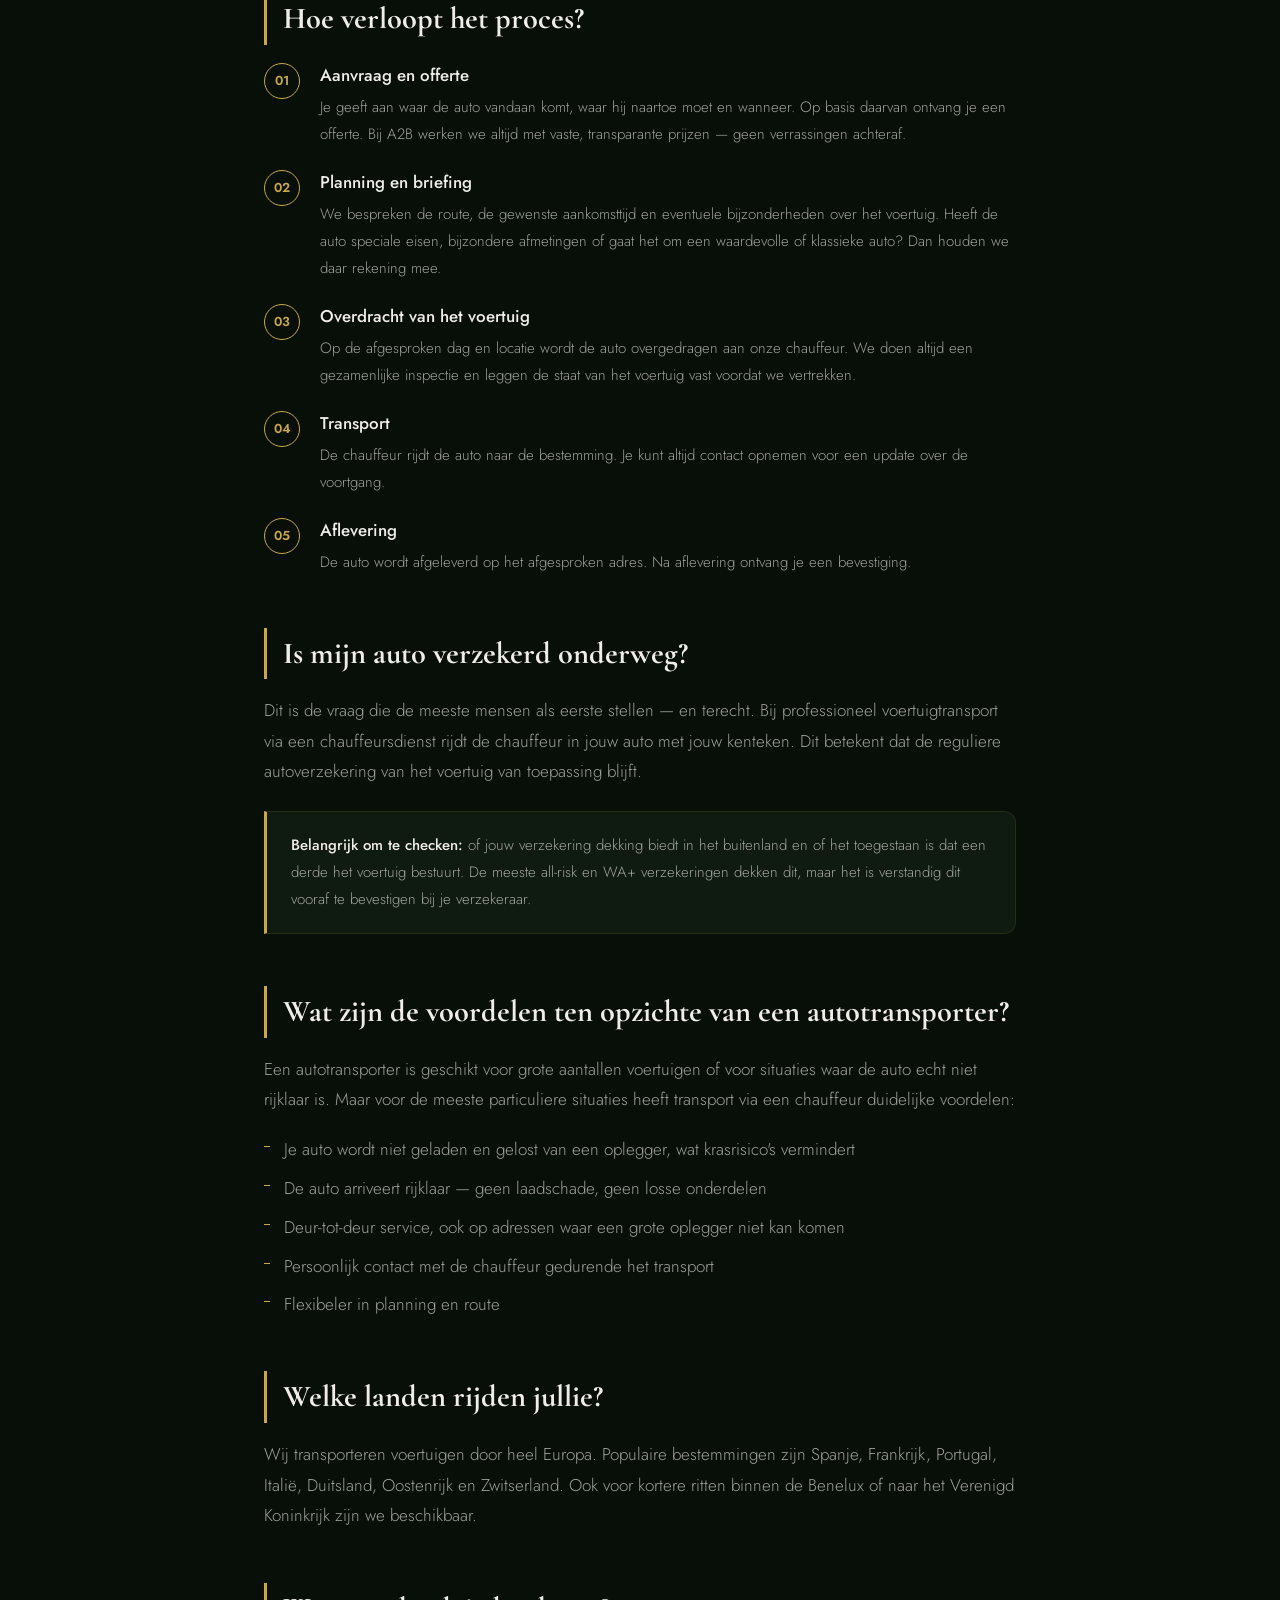
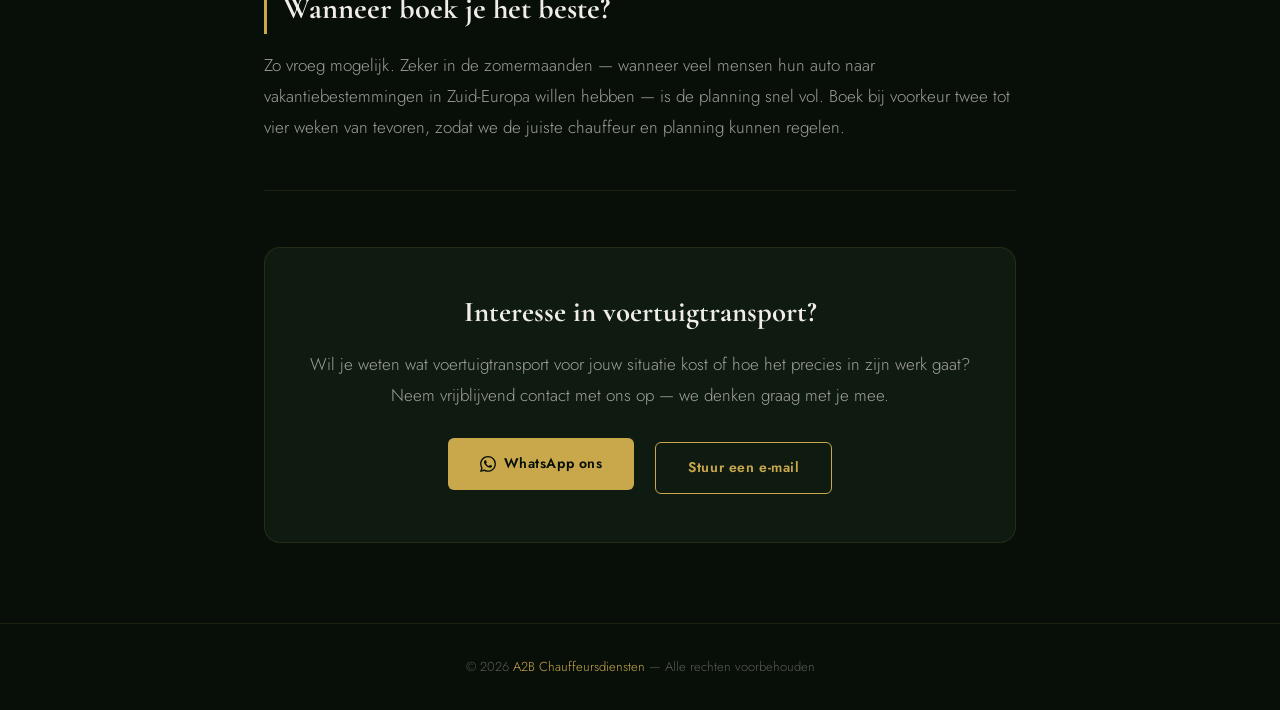
<file: blog-voertuigtransport.html>
<!DOCTYPE html>
<html lang="nl">
<head>
  <meta charset="UTF-8" />
  <meta name="viewport" content="width=device-width, initial-scale=1.0" />
  <title>Auto laten transporteren naar het buitenland — A2B Chauffeursdiensten</title>
  <link rel="preconnect" href="https://fonts.googleapis.com" />
  <link rel="preconnect" href="https://fonts.gstatic.com" crossorigin />
  <link href="https://fonts.googleapis.com/css2?family=Cormorant+Garamond:ital,wght@0,400;0,600;0,700;1,400;1,600&family=Jost:wght@300;400;500&display=swap" rel="stylesheet" />
  <style>
    *, *::before, *::after { box-sizing: border-box; margin: 0; padding: 0; }

    :root {
      --gold: #c9a84c;
      --bg: #080f09;
      --bg-card: #0f1a10;
      --border: rgba(201,168,76,0.12);
      --text: #f0ede8;
      --text-secondary: rgba(240,237,232,0.65);
      --text-muted: rgba(240,237,232,0.35);
      --font-heading: 'Cormorant Garamond', serif;
      --font-body: 'Jost', sans-serif;
    }

    html { scroll-behavior: smooth; }

    body {
      background: var(--bg);
      color: var(--text);
      font-family: var(--font-body);
      font-weight: 300;
      line-height: 1.7;
      font-size: 17px;
    }

    a { color: inherit; text-decoration: none; }

    /* NAV */
    .nav {
      position: fixed;
      top: 0; left: 0; right: 0;
      z-index: 100;
      padding: 20px 0;
      background: rgba(8,15,9,0.85);
      backdrop-filter: blur(20px);
      border-bottom: 1px solid var(--border);
    }
    .nav-inner {
      max-width: 800px;
      margin: 0 auto;
      padding: 0 24px;
      display: flex;
      align-items: center;
      justify-content: space-between;
    }
    .nav-logo img { height: 48px; width: auto; }
    .nav-back {
      display: flex;
      align-items: center;
      gap: 8px;
      font-size: 14px;
      color: var(--text-secondary);
      transition: color 0.2s;
    }
    .nav-back:hover { color: var(--gold); }
    .nav-back svg { width: 16px; height: 16px; }

    /* HERO */
    .article-hero {
      padding: 140px 24px 60px;
      max-width: 800px;
      margin: 0 auto;
    }
    .article-tag {
      display: inline-block;
      font-size: 11px;
      font-weight: 600;
      letter-spacing: 0.12em;
      text-transform: uppercase;
      color: var(--gold);
      margin-bottom: 20px;
      padding: 6px 14px;
      border: 1px solid rgba(201,168,76,0.3);
      border-radius: 20px;
    }
    .article-title {
      font-family: var(--font-heading);
      font-size: clamp(2rem, 5vw, 3.2rem);
      font-weight: 700;
      line-height: 1.2;
      margin-bottom: 24px;
    }
    .article-intro {
      font-size: 19px;
      color: var(--text-secondary);
      line-height: 1.75;
      margin-bottom: 32px;
      font-style: italic;
    }
    .article-meta {
      display: flex;
      align-items: center;
      gap: 20px;
      font-size: 13px;
      color: var(--text-muted);
      padding-bottom: 32px;
      border-bottom: 1px solid var(--border);
    }
    .article-meta-dot { width: 4px; height: 4px; border-radius: 50%; background: var(--text-muted); }

    /* CONTENT */
    .article-content {
      max-width: 800px;
      margin: 0 auto;
      padding: 0 24px 80px;
    }
    .article-content h2 {
      font-family: var(--font-heading);
      font-size: clamp(1.4rem, 3vw, 1.9rem);
      font-weight: 700;
      margin: 52px 0 16px;
      color: var(--text);
      padding-left: 16px;
      border-left: 3px solid var(--gold);
    }
    .article-content p {
      margin-bottom: 20px;
      color: var(--text-secondary);
      line-height: 1.8;
    }
    .article-content strong {
      color: var(--text);
      font-weight: 500;
    }
    .article-content hr {
      border: none;
      border-top: 1px solid var(--border);
      margin: 48px 0;
    }
    .article-content ul {
      list-style: none;
      margin: 0 0 20px;
      display: flex;
      flex-direction: column;
      gap: 10px;
    }
    .article-content ul li {
      color: var(--text-secondary);
      padding-left: 20px;
      position: relative;
      line-height: 1.7;
    }
    .article-content ul li::before {
      content: '';
      position: absolute;
      left: 0;
      top: 11px;
      width: 6px;
      height: 1px;
      background: var(--gold);
    }
    .article-tip {
      background: var(--bg-card);
      border: 1px solid var(--border);
      border-left: 3px solid var(--gold);
      border-radius: 0 12px 12px 0;
      padding: 20px 24px;
      margin: 24px 0;
    }
    .article-tip p { margin: 0; font-size: 15px; }
    .step-list {
      display: flex;
      flex-direction: column;
      gap: 20px;
      margin-bottom: 20px;
    }
    .step {
      display: flex;
      gap: 20px;
      align-items: flex-start;
    }
    .step-num {
      flex-shrink: 0;
      width: 36px;
      height: 36px;
      border-radius: 50%;
      border: 1px solid var(--gold);
      color: var(--gold);
      font-size: 13px;
      font-weight: 600;
      display: flex;
      align-items: center;
      justify-content: center;
      margin-top: 2px;
    }
    .step-body h4 {
      font-weight: 500;
      color: var(--text);
      margin-bottom: 4px;
    }
    .step-body p { margin: 0; font-size: 15px; }
    .article-closing {
      background: var(--bg-card);
      border: 1px solid var(--border);
      border-radius: 16px;
      padding: 40px;
      margin-top: 56px;
      text-align: center;
    }
    .article-closing h3 {
      font-family: var(--font-heading);
      font-size: 1.8rem;
      font-weight: 700;
      margin-bottom: 12px;
    }
    .article-closing p { color: var(--text-secondary); margin-bottom: 28px; }
    .btn-gold {
      display: inline-flex;
      align-items: center;
      gap: 8px;
      padding: 14px 32px;
      background: var(--gold);
      color: #080f09;
      border-radius: 6px;
      font-size: 14px;
      font-weight: 600;
      letter-spacing: 0.04em;
      transition: opacity 0.2s;
      margin: 0 8px 8px;
    }
    .btn-gold:hover { opacity: 0.85; }
    .btn-outline-gold {
      display: inline-flex;
      align-items: center;
      gap: 8px;
      padding: 13px 32px;
      border: 1px solid var(--gold);
      color: var(--gold);
      border-radius: 6px;
      font-size: 14px;
      font-weight: 600;
      letter-spacing: 0.04em;
      transition: background 0.2s;
      margin: 0 8px 8px;
    }
    .btn-outline-gold:hover { background: rgba(201,168,76,0.08); }

    /* FOOTER */
    .article-footer {
      border-top: 1px solid var(--border);
      padding: 32px 24px;
      text-align: center;
      font-size: 13px;
      color: var(--text-muted);
    }
    .article-footer a { color: var(--gold); }
  </style>
</head>
<body>

  <nav class="nav">
    <div class="nav-inner">
      <a href="index.html" class="nav-logo">
        <img src="Content/a2b-logo.png" alt="A2B Chauffeursdiensten" />
      </a>
      <a href="index.html#blog" class="nav-back">
        <svg viewBox="0 0 24 24" fill="none" stroke="currentColor" stroke-width="2"><path d="M19 12H5M12 5l-7 7 7 7"/></svg>
        Terug naar blog
      </a>
    </div>
  </nav>

  <article>
    <header class="article-hero">
      <span class="article-tag">Voertuig transport Europa</span>
      <h1 class="article-title">Auto laten transporteren naar het buitenland: hoe werkt dat precies?</h1>
      <p class="article-intro">Je auto moet naar het buitenland. Misschien verhuis je tijdelijk naar een ander land, ga je een paar weken op vakantie en wil je je eigen auto ter plekke hebben, of heb je een voertuig gekocht in een ander Europees land dat opgehaald moet worden. Wat dan? Zelf rijden lukt niet altijd. Een transportbedrijf met een autotransporter klinkt overdreven. En toch moet die auto er komen.</p>
      <div class="article-meta">
        <span>A2B Chauffeursdiensten</span>
        <div class="article-meta-dot"></div>
        <span>Leestijd: ±4 minuten</span>
        <div class="article-meta-dot"></div>
        <span>Voertuig transport Europa</span>
      </div>
    </header>

    <div class="article-content">

      <p>Er is een derde optie die veel mensen niet kennen: een professionele chauffeur die jouw auto voor je rijdt. Geen oplegger, geen trailer — gewoon jouw auto, bestuurd door een ervaren chauffeur, van deur tot deur door Europa. In dit artikel leggen we uit hoe dat precies werkt, wat je kunt verwachten en waar je op moet letten.</p>

      <hr>

      <h2>Wat is voertuigtransport met een chauffeur?</h2>
      <p>Bij voertuigtransport met een chauffeur geef je de sleutels van je auto aan een professionele bestuurder. Die rijdt jouw voertuig naar de gewenste bestemming in Europa — terwijl jij zelf vliegt, de trein neemt of gewoon thuis blijft.</p>
      <p>Dit is anders dan een autotransporter, waarbij je auto op een oplegger wordt geladen en vervoerd. Bij chauffeursdiensten rijdt de auto op eigen wielen, wat voor veel voertuigen — denk aan luxe auto's, klassiekers of leaseauto's — de voorkeur verdient.</p>

      <h2>Voor wie is dit geschikt?</h2>
      <p><strong>Vakantiegangers</strong> die hun eigen auto willen hebben in Zuid-Europa — Spanje, Frankrijk, Italië, Portugal — zonder zelf de lange rit te maken. Je vliegt erheen, je auto staat er al.</p>
      <p><strong>Expats en tijdelijke buitenlanders</strong> die voor werk of privé een periode in het buitenland verblijven en hun eigen auto willen meenemen zonder zelf te rijden.</p>
      <p><strong>Kopers van occasion- of importauto's</strong> die een voertuig hebben gekocht in Duitsland, België of elders in Europa en het opgehaald willen hebben.</p>
      <p><strong>Bedrijven</strong> die bedrijfsvoertuigen of leaseauto's naar een andere locatie of aftakking moeten verplaatsen.</p>

      <h2>Hoe verloopt het proces?</h2>
      <div class="step-list">
        <div class="step">
          <div class="step-num">01</div>
          <div class="step-body">
            <h4>Aanvraag en offerte</h4>
            <p>Je geeft aan waar de auto vandaan komt, waar hij naartoe moet en wanneer. Op basis daarvan ontvang je een offerte. Bij A2B werken we altijd met vaste, transparante prijzen — geen verrassingen achteraf.</p>
          </div>
        </div>
        <div class="step">
          <div class="step-num">02</div>
          <div class="step-body">
            <h4>Planning en briefing</h4>
            <p>We bespreken de route, de gewenste aankomsttijd en eventuele bijzonderheden over het voertuig. Heeft de auto speciale eisen, bijzondere afmetingen of gaat het om een waardevolle of klassieke auto? Dan houden we daar rekening mee.</p>
          </div>
        </div>
        <div class="step">
          <div class="step-num">03</div>
          <div class="step-body">
            <h4>Overdracht van het voertuig</h4>
            <p>Op de afgesproken dag en locatie wordt de auto overgedragen aan onze chauffeur. We doen altijd een gezamenlijke inspectie en leggen de staat van het voertuig vast voordat we vertrekken.</p>
          </div>
        </div>
        <div class="step">
          <div class="step-num">04</div>
          <div class="step-body">
            <h4>Transport</h4>
            <p>De chauffeur rijdt de auto naar de bestemming. Je kunt altijd contact opnemen voor een update over de voortgang.</p>
          </div>
        </div>
        <div class="step">
          <div class="step-num">05</div>
          <div class="step-body">
            <h4>Aflevering</h4>
            <p>De auto wordt afgeleverd op het afgesproken adres. Na aflevering ontvang je een bevestiging.</p>
          </div>
        </div>
      </div>

      <h2>Is mijn auto verzekerd onderweg?</h2>
      <p>Dit is de vraag die de meeste mensen als eerste stellen — en terecht. Bij professioneel voertuigtransport via een chauffeursdienst rijdt de chauffeur in jouw auto met jouw kenteken. Dit betekent dat de reguliere autoverzekering van het voertuig van toepassing blijft.</p>
      <div class="article-tip">
        <p><strong>Belangrijk om te checken:</strong> of jouw verzekering dekking biedt in het buitenland en of het toegestaan is dat een derde het voertuig bestuurt. De meeste all-risk en WA+ verzekeringen dekken dit, maar het is verstandig dit vooraf te bevestigen bij je verzekeraar.</p>
      </div>

      <h2>Wat zijn de voordelen ten opzichte van een autotransporter?</h2>
      <p>Een autotransporter is geschikt voor grote aantallen voertuigen of voor situaties waar de auto echt niet rijklaar is. Maar voor de meeste particuliere situaties heeft transport via een chauffeur duidelijke voordelen:</p>
      <ul>
        <li>Je auto wordt niet geladen en gelost van een oplegger, wat krasrisico's vermindert</li>
        <li>De auto arriveert rijklaar — geen laadschade, geen losse onderdelen</li>
        <li>Deur-tot-deur service, ook op adressen waar een grote oplegger niet kan komen</li>
        <li>Persoonlijk contact met de chauffeur gedurende het transport</li>
        <li>Flexibeler in planning en route</li>
      </ul>

      <h2>Welke landen rijden jullie?</h2>
      <p>Wij transporteren voertuigen door heel Europa. Populaire bestemmingen zijn Spanje, Frankrijk, Portugal, Italië, Duitsland, Oostenrijk en Zwitserland. Ook voor kortere ritten binnen de Benelux of naar het Verenigd Koninkrijk zijn we beschikbaar.</p>

      <h2>Wanneer boek je het beste?</h2>
      <p>Zo vroeg mogelijk. Zeker in de zomermaanden — wanneer veel mensen hun auto naar vakantiebestemmingen in Zuid-Europa willen hebben — is de planning snel vol. Boek bij voorkeur twee tot vier weken van tevoren, zodat we de juiste chauffeur en planning kunnen regelen.</p>

      <hr>

      <div class="article-closing">
        <h3>Interesse in voertuigtransport?</h3>
        <p>Wil je weten wat voertuigtransport voor jouw situatie kost of hoe het precies in zijn werk gaat? Neem vrijblijvend contact met ons op — we denken graag met je mee.</p>
        <a href="https://wa.me/+31614683020?text=Hallo%20A2B,%20ik%20wil%20graag%20meer%20weten%20over%20voertuigtransport." class="btn-gold" target="_blank" rel="noopener">
          <svg width="16" height="16" viewBox="0 0 24 24" fill="currentColor"><path d="M17.472 14.382c-.297-.149-1.758-.867-2.03-.967-.273-.099-.471-.148-.67.15-.197.297-.767.966-.94 1.164-.173.199-.347.223-.644.075-.297-.15-1.255-.463-2.39-1.475-.883-.788-1.48-1.761-1.653-2.059-.173-.297-.018-.458.13-.606.134-.133.298-.347.446-.52.149-.174.198-.298.298-.497.099-.198.05-.371-.025-.52-.075-.149-.669-1.612-.916-2.207-.242-.579-.487-.5-.669-.51-.173-.008-.371-.01-.57-.01-.198 0-.52.074-.792.372-.272.297-1.04 1.016-1.04 2.479 0 1.462 1.065 2.875 1.213 3.074.149.198 2.096 3.2 5.077 4.487.709.306 1.262.489 1.694.625.712.227 1.36.195 1.871.118.571-.085 1.758-.719 2.006-1.413.248-.694.248-1.289.173-1.413-.074-.124-.272-.198-.57-.347m-5.421 7.403h-.004a9.87 9.87 0 01-5.031-1.378l-.361-.214-3.741.982.998-3.648-.235-.374a9.86 9.86 0 01-1.51-5.26c.001-5.45 4.436-9.884 9.888-9.884 2.64 0 5.122 1.03 6.988 2.898a9.825 9.825 0 012.893 6.994c-.003 5.45-4.437 9.884-9.885 9.884m8.413-18.297A11.815 11.815 0 0012.05 0C5.495 0 .16 5.335.157 11.892c0 2.096.547 4.142 1.588 5.945L.057 24l6.305-1.654a11.882 11.882 0 005.683 1.448h.005c6.554 0 11.89-5.335 11.893-11.893a11.821 11.821 0 00-3.48-8.413z"/></svg>
          WhatsApp ons
        </a>
        <a href="mailto:info@a2b-services.nl?subject=Voertuigtransport%20offerte" class="btn-outline-gold">
          Stuur een e-mail
        </a>
      </div>

    </div>
  </article>

  <footer class="article-footer">
    <p>&copy; 2026 <a href="index.html">A2B Chauffeursdiensten</a> — Alle rechten voorbehouden</p>
  </footer>

</body>
</html>
</file>
